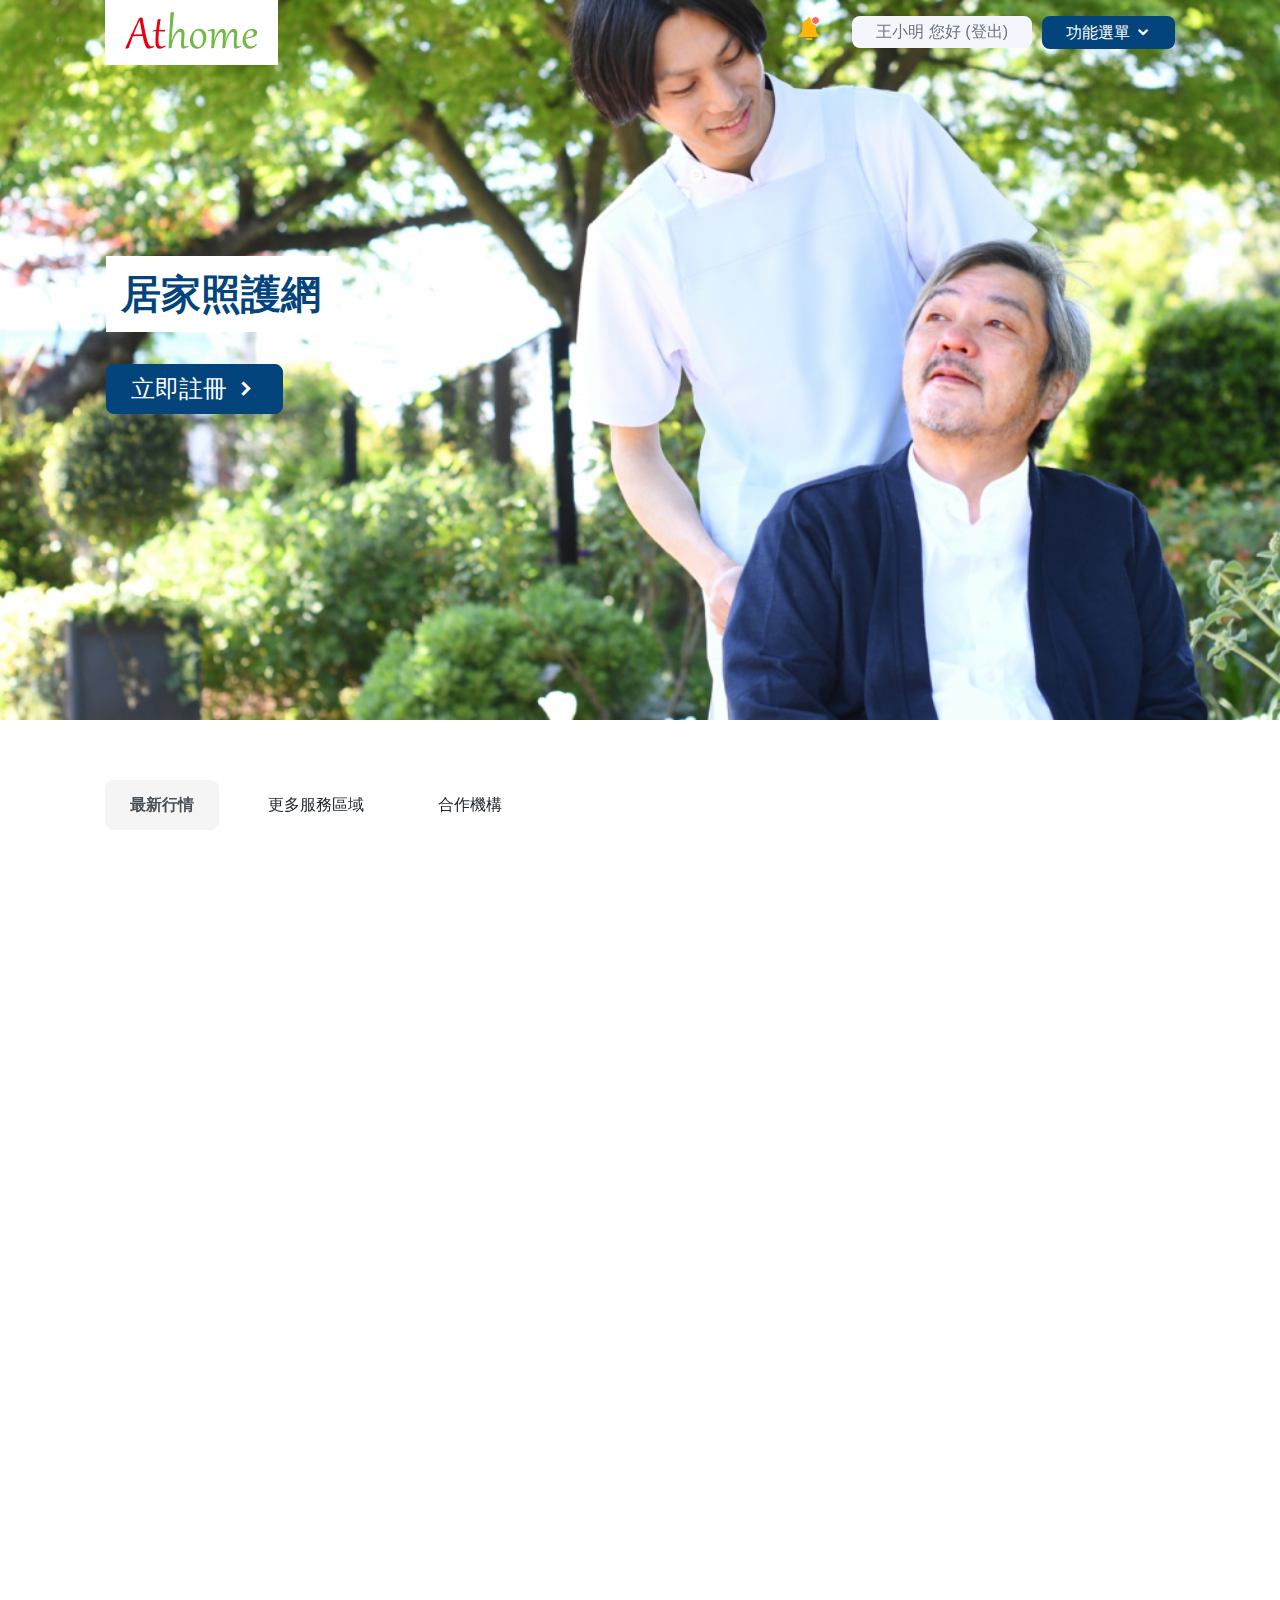
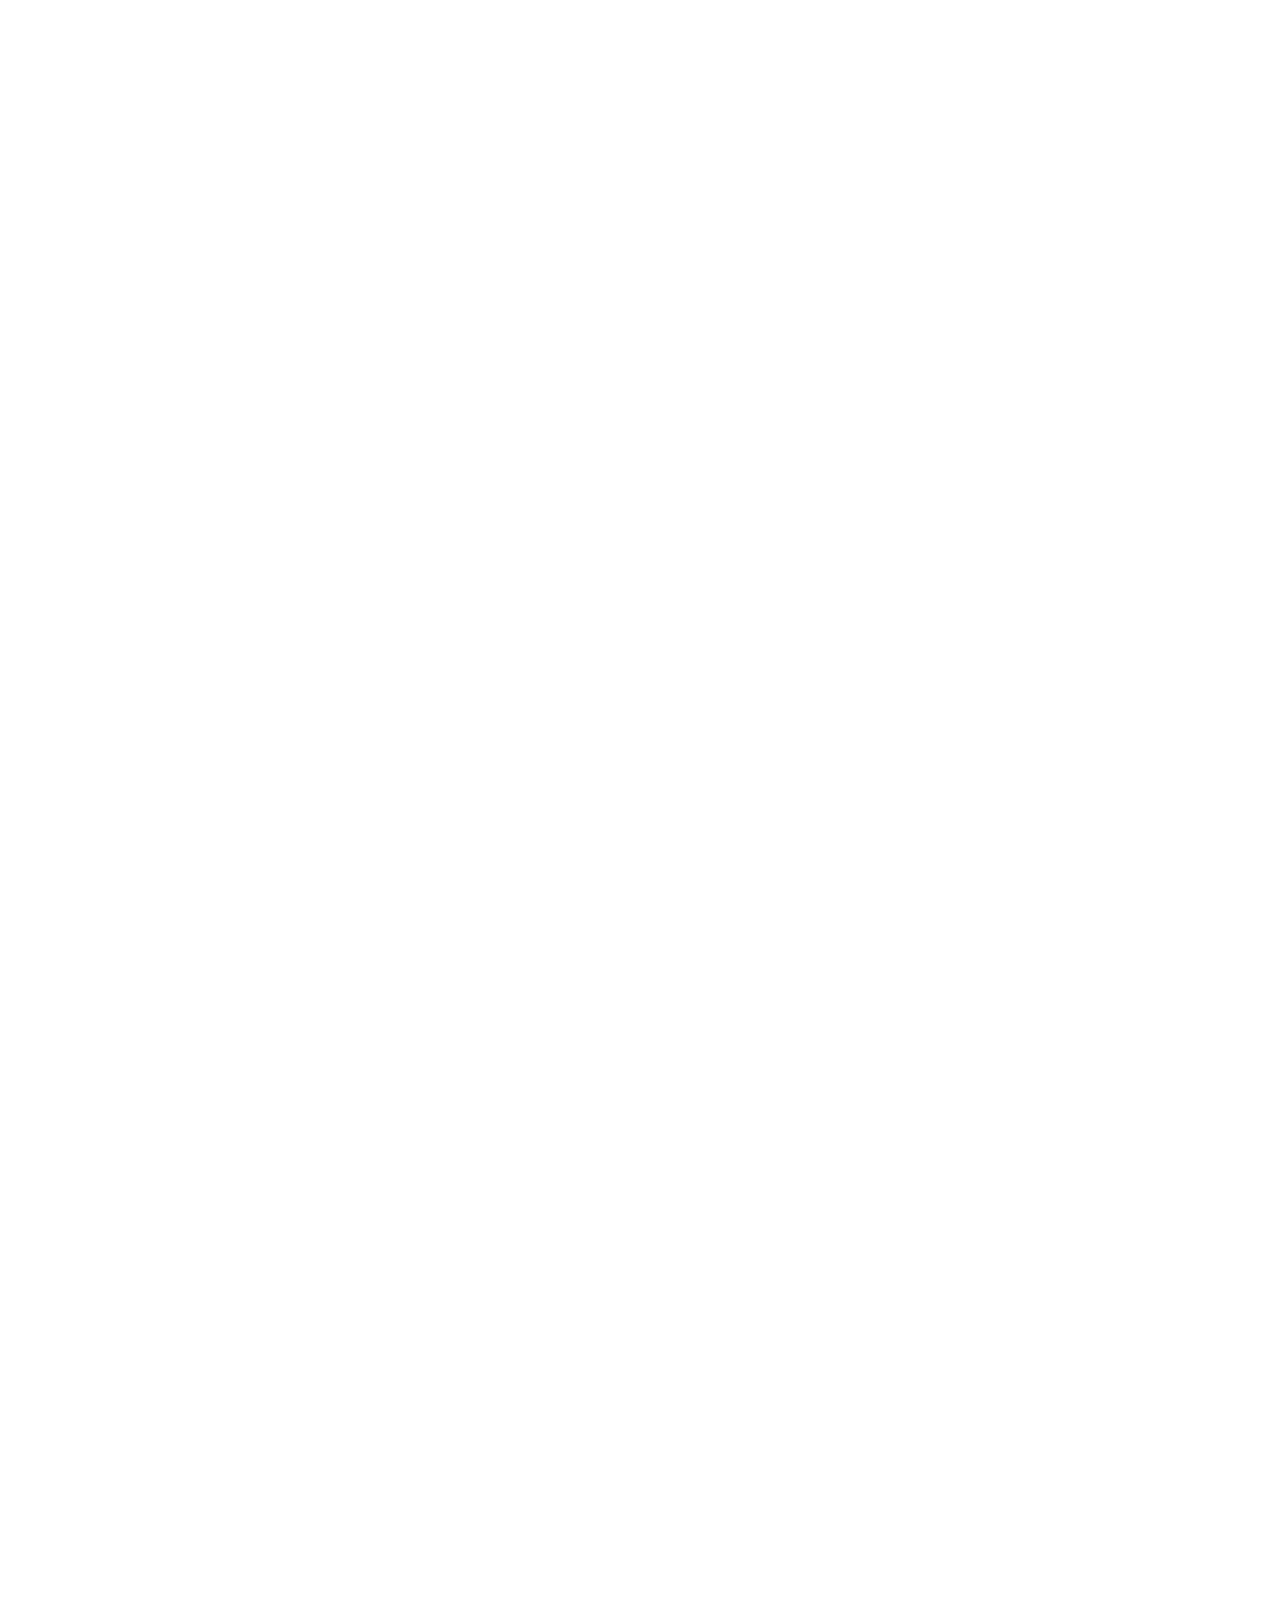
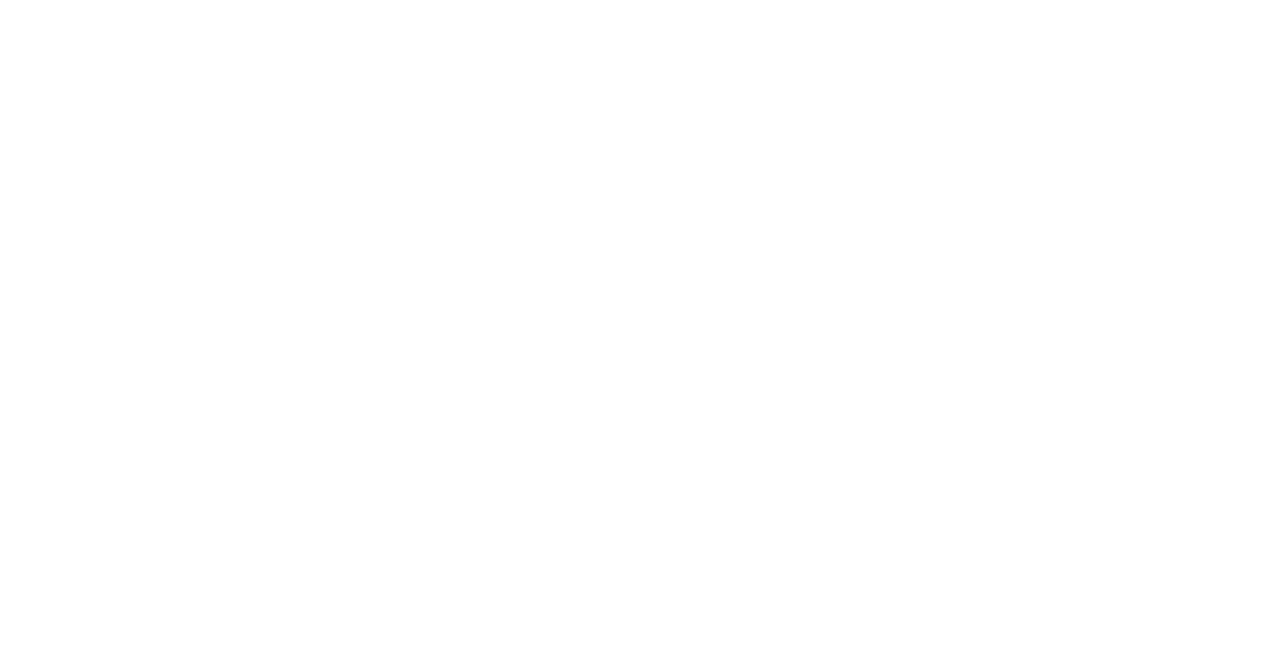
<file: index.html>
<!DOCTYPE html>
<html lang="en">

<head>
    <meta charset="utf-8">
    <meta content="width=device-width, initial-scale=1.0" name="viewport">

    <title>Athome-居家照護網</title>
    <meta content="" name="descriptison">
    <meta content="" name="keywords">

    <!-- CSS -->
    <link href="css/bootstrap.min.css" rel="stylesheet">
    <link href="css/icofont/icofont.min.css" rel="stylesheet">
    <link href="css/owl.carousel.min.css" rel="stylesheet">
    <link href="css/aos.css" rel="stylesheet">

    <link href="css/style.css" rel="stylesheet">


</head>

<body>
    <header class="fixed-top d-flex align-items-center header">
        <div class="container d-flex align-items-center">

            <div class="mr-auto logo">
                <a href="index.html"><img src="img/logo.png" class="img-fluid"></a>
            </div>

            <a href="#" class="nav-item">
                <i class="icofont-alarm"></i>
                <span class="indicator"></span>
            </a>
            <nav class="nav-menu d-none d-lg-block">
                <ul>
                    <!-- <li><a class="login-bg" href="#">登入</a></li> -->
                    <li><a class="login-bg" href="#">王小明 您好 (登出)</a></li>
                    <!-- <li><a class="register-bg" href="#">註冊</a></li> -->
                    <li class="drop-down"><a class="register-bg" href="">功能選單</a>
                        <ul>
                            <li><a href="order.html">搜尋並預約服務</a></li>
                            <li><a href="#">紀錄查詢</a></li>
                            <li><a href="#">報價櫃台</a></li>
                        </ul>
                    </li>
                </ul>
            </nav>

        </div>
    </header>

    <section class="hero">
        <div class="home">
            <div class="container">
                <div class="row">
                    <div class="flex-column ml-3 d-flex justify-content-center">
                        <h1 data-aos="fade-up">居家照護網</h1>
                        <div class="started" data-aos="fade-up" data-aos-delay="300">
                            <a href="#" class="btn-get-started">立即註冊 <i class="icofont-simple-right"></i></a>
                        </div>
                    </div>
                </div>
            </div>

        </div>
    </section>

    <section data-aos="fade-up" class="tab">
        <div class="container">
            <ul class="nav nav-tabs" id="Tab">
                <li class="nav-item">
                    <a class="nav-link active" id="home-tab" data-toggle="tab" href="#news">最新行情</a>
                </li>
                <li class="nav-item">
                    <a class="nav-link" id="profile-tab" data-toggle="tab" href="#more">更多服務區域</a>
                </li>
                <li class="nav-item">
                    <a class="nav-link" id="contact-tab" data-toggle="tab" href="#concert">合作機構</a>
                </li>
            </ul>
            <div class="tab-content" id="TabContent">
                <div class="tab-pane fade show active" id="news">
                    <div class="row">
                        <div class="mb-3 mb-lg-0 col-lg-3 col-md-4">
                            <div class="icon-box" data-aos="fade-up" data-aos-delay="100">
                                <p class="news-areaT">上週成交熱門區域：</p>
                                <h4 class="news-title">新北市新店區</h4>
                                <p class="mt-5 description">照顧服務<span class="ml-3">NTD 250/HR</span></p>
                                <p class="description">物理治療<span class="ml-3">NTD 1500/HR</span></p>
                                <p class="description">護理服務<span class="ml-3">NTD 1000/HR</span></p>
                            </div>
                        </div>

                        <div class="mb-3 mb-lg-0 col-lg-3 col-md-4">
                            <div class="icon-box" data-aos="fade-up" data-aos-delay="200">
                                <p class="news-areaT">整體成交熱門地區：</p>
                                <h4 class="news-title">台北市中正區</h4>
                                <p class="mt-5 description">照顧服務<span class="ml-3">NTD 500/HR</span></p>
                                <p class="description">物理治療<span class="ml-3">NTD 2000/HR</span></p>
                                <p class="description">護理服務<span class="ml-3">NTD 1200/HR</span></p>
                            </div>
                        </div>

                        <div class="mb-3 mb-lg-0 col-md-3 col-lg-3">
                            <div class="icon-box" data-aos="fade-up" data-aos-delay="300">
                                <p class="news-areaT">上週成交熱門服務</p>
                                <h4 class="news-title">照顧服務</h4>
                                <p><img src="img/Vector.png"></p>
                                <p class="mt-4 description">平均成交價<br><span class="time">NTD 500/HR</span></p>
                            </div>
                        </div>

                        <div class="mb-3 mb-lg-0 col-lg-3 col-md-4">
                            <div class="icon-box" data-aos="fade-up" data-aos-delay="400">
                                <p class="news-areaT">整體成交熱門服務</p>
                                <h4 class="news-title newsP">護理服務</h4>
                                <p><img src="img/Vector2.png"></p>
                                <p class="mt-4 description">平均成交價<br><span class="time">NTD 500/HR</span></p>
                            </div>
                        </div>

                    </div>

                </div>

                <div class="tab-pane fade" id="more">
                    <div class="row">
                        <div class="mb-3 mb-lg-0 col-lg-3 col-md-4">
                            <div class="icon-box">
                                <p class="moreT">照顧服務員服務地區</p>
                                <p class="mt-4 description">台北市<br>中正區/萬華區/中山區</p>
                                <p class="mt-4 description">新北市<br>新店區/中和區</p>
                            </div>
                        </div>

                        <div class="mb-3 mb-lg-0 col-lg-3 col-md-4">
                            <div class="icon-box">
                                <p class="moreT">物理治療師服務區域</p>
                                <p class="mt-4 description">台北市<br>中正區/萬華區/中山區</p>
                                <p class="mt-4 description">新北市<br>新店區/中和區</p>
                            </div>
                        </div>

                        <div class="mb-3 mb-lg-0 col-md-3 col-lg-3">
                            <div class="icon-box">
                                <p class="moreT">護理師服務區域</p>
                                <p class="mt-4 description">台北市<br>中正區/萬華區/中山區</p>
                                <p class="mt-4 description">新北市<br>新店區/永和區/中和區</p>
                            </div>
                        </div>

                    </div>
                </div>

                <div class="tab-pane fade" id="concert">...</div>

            </div>
    </section>

    <section data-aos="fade-up" class="vision">
        <div class="container">
            <div class="row align-items-center">
                <div class="pb-5 col-lg-6 d-flex align-items-stretch" data-aos="fade-up">
                    <div id="Carousel" class="carousel slide" data-ride="carousel">
                        <ol class="carousel-indicators">
                            <li data-target="#Carousel" data-slide-to="0" class="active"></li>
                            <li data-target="#Carousel" data-slide-to="1"></li>
                            <li data-target="#Carousel" data-slide-to="2"></li>
                        </ol>

                        <div class="carousel-inner">
                            <div class="carousel-item active">
                                <img class="img-fluid" src="img/Frame.png">
                            </div>
                            <div class="carousel-item">
                                <img class="img-fluid" src="img/Frame.png">
                            </div>
                            <div class="carousel-item">
                                <img class="img-fluid" src="img/Frame.png">
                            </div>
                        </div>
                    </div>
                </div>
                <div class="pt-lg-0 col-lg-6" data-aos="fade-up">
                    <h2 class="tit">願景<span class="ml-2">Vision</span></h2>
                    <p>
                        我們的目標就是以數位科技服務來創造社會價值，以建立簡單、高效、安全、信任的平台與科技服務解決方案為經營目標。
                    </p>
                </div>
            </div>
        </div>

    </section>

    <section data-aos="fade-up" class="orderStep">
        <div class="container">
            <h2 class="tit">預約流程<span>How to Reserve?</span></h2>
            <div class="mt-3 step">
                <div>註冊新帳號</div> <i class="icofont-long-arrow-right"></i>
                <div>登入網站</div> <i class="icofont-long-arrow-right"></i>
                <div>搜尋照護員</div> <i class="icofont-long-arrow-right"></i>
                <div>送出預約</div> <i class="icofont-long-arrow-right"></i>
                <div>回覆報價</div> <i class="icofont-long-arrow-right"></i>
                <div>兩小時內完成結帳</div> <i class="icofont-long-arrow-right"></i>
                <div>家人在指定時間內獲得專業照護</div>
            </div>

        </div>
    </section>

    <section data-aos="fade-up" class="orderStep lightbg">
        <div class="container">
            <h2 class="tit">照護人員工作流程<span>How to Work?</span></h2>
            <div class="mt-3 step">
                <div>註冊新帳號</div> <i class="icofont-long-arrow-right"></i>
                <div>登入為專業照護員</div> <i class="icofont-long-arrow-right"></i>
                <div>設定可照護時間及條件</div> <i class="icofont-long-arrow-right"></i>
                <div>收到預約</div> <i class="icofont-long-arrow-right"></i>
                <div>兩小時內完成報價</div> <i class="icofont-long-arrow-right"></i>
                <div>收到預約成交通知</div> <i class="icofont-long-arrow-right"></i>
                <div>在指定時間內提供照護服務</div>
            </div>

        </div>
    </section>

    <section data-aos="fade-up" class="orderStep">
        <div class="container">
            <h2 class="tit">Athome的特色<span>Athome’s Feature</span></h2>
            <div class="mt-5 row">
                <div class="col-md-6" data-aos="fade-up">
                    <div class="media">
                        <div class="media-left">
                            <div class="icon">
                                <img class="img-fluid" src="img/icon1.png">
                            </div>
                        </div>
                        <div class="media-body">
                            <h4 class="media-heading">雲端支持夥伴</h4>
                            <p>本網站採用符合美國國務院5G Clean Network乾淨網路標準的中華電信雲端服務，並搭配最高安全等級 TLS加密機制，以確保用戶的網路雲端資料不受到惡意侵害。</p>
                        </div>
                    </div>
                </div>
                <div class="col-md-6" data-aos="fade-up">
                    <div class="media">
                        <div class="media-left">
                            <div class="icon">
                                <img class="img-fluid" src="img/icon2.png">
                            </div>
                        </div>
                        <div class="media-body">
                            <h4 class="media-heading">用戶線上註冊</h4>
                            <p>會員及台籍居家鐘點照護人員提供手機號碼及E-MAIL帳戶等資料向本平台提出申請成為用戶</p>
                        </div>
                    </div>
                </div>
                <div class="col-md-6" data-aos="fade-up">
                    <div class="media">
                        <div class="media-left">
                            <div class="icon">
                                <img class="img-fluid" src="img/icon3.png">
                            </div>
                        </div>
                        <div class="media-body">
                            <h4 class="media-heading">全方位搜尋</h4>
                            <p>會員註冊後，可使用搜尋及預約功能，依被照顧人的需求來搜尋適合的台籍居家鐘點照護人員並對單一人員送出預約。</p>
                        </div>
                    </div>
                </div>
                <div class="col-md-6" data-aos="fade-up">
                    <div class="media">
                        <div class="media-left">
                            <div class="icon">
                                <img class="img-fluid" src="img/icon4.png">
                            </div>
                        </div>
                        <div class="media-body">
                            <h4 class="media-heading">對話來交換意見</h4>
                            <p>會員搜尋到成交單服務結束，這段期間，會員與人員都可以透過平台的對話功能來交換意見。</p>
                        </div>
                    </div>
                </div>
                <div class="col-md-6" data-aos="fade-up">
                    <div class="media">
                        <div class="media-left">
                            <div class="icon">
                                <img class="img-fluid" src="img/icon5.png">
                            </div>
                        </div>
                        <div class="media-body">
                            <h4 class="media-heading">由照護人員自行報價</h4>
                            <p>人員被預約時，先自行評估預約單之車程及被照顧人照顧難易度及預約時段及預約時數等因素後，再送出每趟交通費報價及平均每小時報價。</p>
                        </div>
                    </div>
                </div>
                <div class="col-md-6" data-aos="fade-up">
                    <div class="media">
                        <div class="media-left">
                            <div class="icon">
                                <img class="img-fluid" src="img/icon6.png">
                            </div>
                        </div>
                        <div class="media-body">
                            <h4 class="media-heading">同意報價後再支付</h4>
                            <p>會員同意報價後可以選擇信用卡或網路銀 行轉帳等線上支付方式</p>
                        </div>
                    </div>
                </div>
                <div class="col-md-6" data-aos="fade-up">
                    <div class="media">
                        <div class="media-left">
                            <div class="icon">
                                <img class="img-fluid" src="img/icon7.png">
                            </div>
                        </div>
                        <div class="media-body">
                            <h4 class="media-heading">現場身分驗證</h4>
                            <p>會員與人員初次見面時，人員須向會員出示身份證明 文件及專業證照，會員須向人員出示會員及被照顧人 身份證明文件，驗證過程中均由會員與人員雙方自行
                                評估及判斷，以確保會員、被照顧人及人員三方身份 及被照顧人狀況，確實與成交單上所載資料吻合。</p>
                        </div>
                    </div>
                </div>
                <div class="col-md-6" data-aos="fade-up">
                    <div class="media">
                        <div class="media-left">
                            <div class="icon">
                                <img class="img-fluid" src="img/icon8.png">
                            </div>
                        </div>
                        <div class="media-body">
                            <h4 class="media-heading">智慧型手機簽到退系統</h4>
                            <p>平台提供手機簽到退功能，讓人員在符合成交單時間的狀態下，可以持手機打卡進行簽到及簽退，會員與人員雙方都可以查看簽到退記錄。</p>
                        </div>
                    </div>
                </div>
            </div>

        </div>
    </section>

    <footer class="footer" data-aos="fade-up">
        <div class="container">
            <div class="row">
                <div class="text-lg-left text-center col-lg-8">
                    <img class="img-fluid" src="img/logo.png">
                </div>
                <div class="ml-lg-0 ml-4 col-lg-4">
                    <nav class="px-3 pt-lg-0">
                        <ul>
                            <li><a href="#">COVID-19防疫指引</a></li>
                            <li><a href="#">現場身分驗證指引</a></li>
                            <li><a href="#">安養信託廣告專區</a></li>
                        </ul>
                    </nav>
                    <nav class="px-3 pt-lg-0">
                        <ul>
                            <li><a href="#">網站利用條款</a></li>
                            <li><a href="#">隱私政策</a></li>
                            <li><a href="#">聯絡我們</a></li>
                        </ul>
                    </nav>
                </div>
                <div class="mt-3 text-lg-left text-center ml-lg-0 ml-3 col-lg-8 d-flex align-items-start">
                    <img class="img-fluid" src="img/SSLSeal.png">
                    <div class="text-center ml-4">
                        <img class="img-fluid" src="img/iOS1.png">
                        <p class="mt-1 textS">愛在家Android APP</p>
                    </div>
                    <div class="text-center ml-4">
                        <img class="img-fluid" src="img/app-LOGO.png">
                        <p class="mt-1 textS">快速連結Athome</p>
                    </div>
                </div>
            </div>
            <div class="mt-5 text-center"><small>COPYRIGHT 2021© Athome版權所有</small> </div>
        </div>
    </footer>

    <!-- JS Files -->
    <script src="js/jquery.min.js"></script>
    <script src="js/bootstrap.bundle.min.js"></script>
    <script src="js/jquery.waypoints.min.js"></script>
    <script src="js/counterup.min.js"></script>
    <script src="js/owl.carousel.min.js"></script>
    <script src="js/aos.js"></script>

    <script src="js/main.js"></script>
</body>
</file>
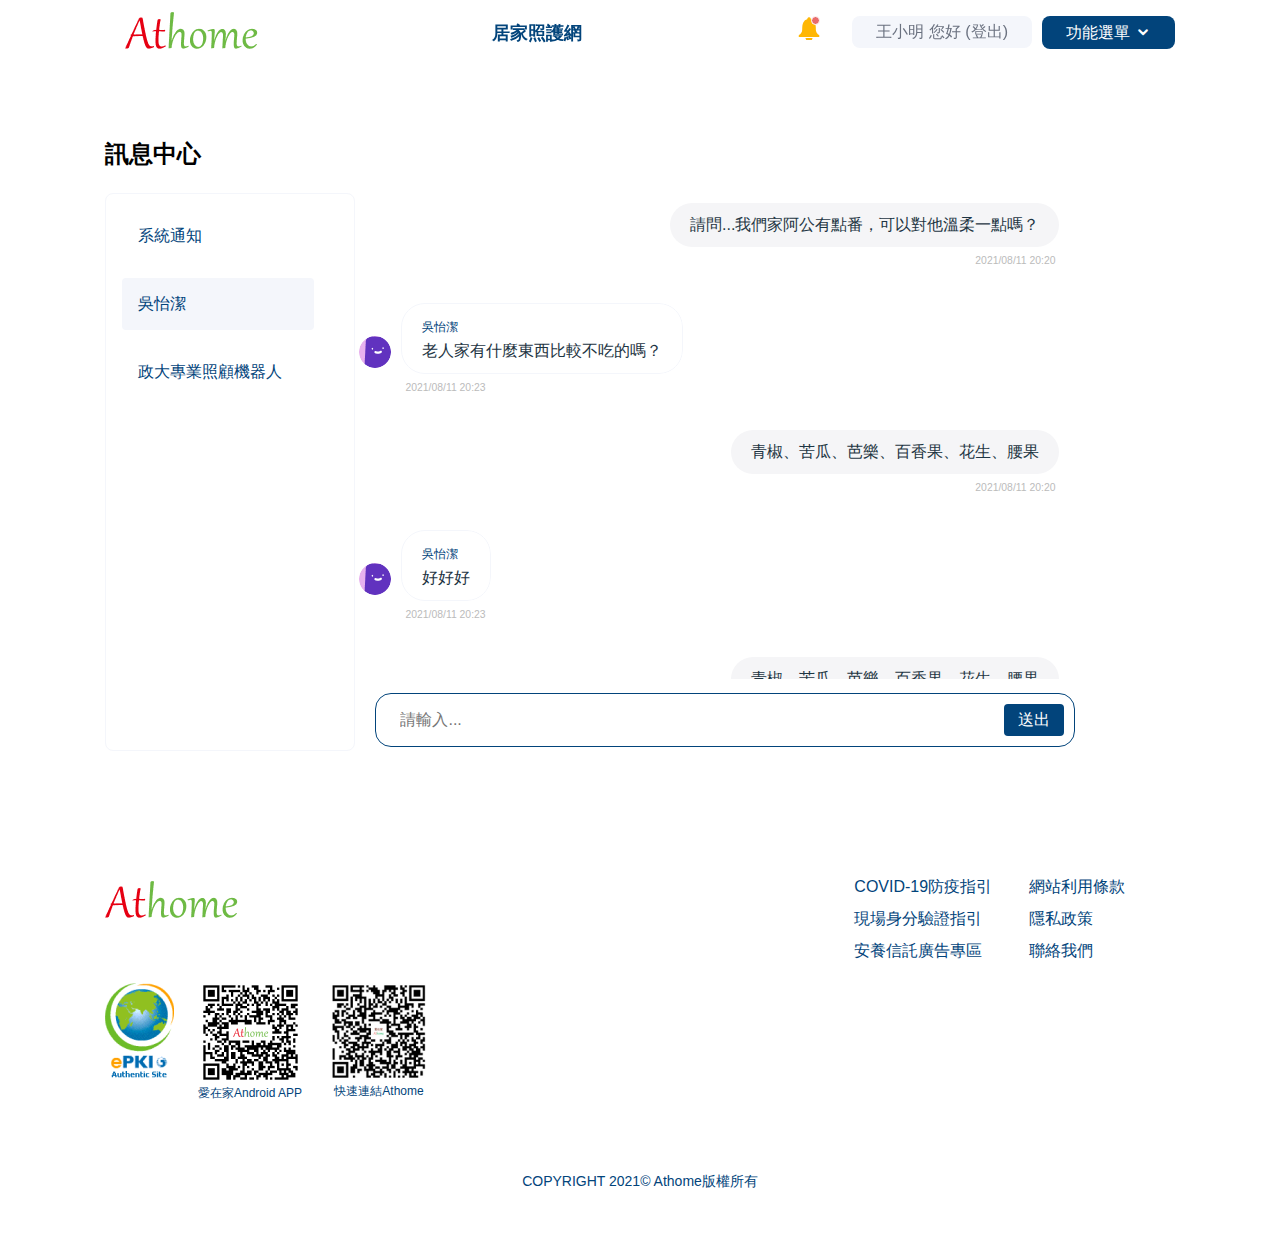
<file: chat.html>
<!DOCTYPE html>
<html lang="en">

<head>
    <meta charset="utf-8">
    <meta content="width=device-width, initial-scale=1.0" name="viewport">

    <title>Athome-居家照護網</title>
    <meta content="" name="descriptison">
    <meta content="" name="keywords">

    <!-- CSS -->
    <link href="css/bootstrap.min.css" rel="stylesheet">
    <link href="css/icofont/icofont.min.css" rel="stylesheet">
    <link href="css/owl.carousel.min.css" rel="stylesheet">
    <link href="css/aos.css" rel="stylesheet">

    <link href="css/style.css" rel="stylesheet">


</head>

<body>
    <header class="fixed-top d-flex align-items-center header">
        <div class="container d-flex align-items-center">

            <div class="logo">
                <a href="index.html"><img src="img/logo.png" class="img-fluid"></a>
            </div>
            <div class="topTit">居家照護網</div>

            <a href="#" class="nav-item">
                <i class="icofont-alarm"></i>
                <span class="indicator"></span>
            </a>
            <nav class="nav-menu d-none d-lg-block">
                <ul>
                    <!-- <li><a class="login-bg" href="#">登入</a></li> -->
                    <li><a class="login-bg" href="#">王小明 您好 (登出)</a></li>
                    <!-- <li><a class="register-bg" href="#">註冊</a></li> -->
                    <li class="drop-down"><a class="register-bg" href="">功能選單</a>
                        <ul>
                            <li><a href="#">搜尋並預約服務</a></li>
                            <li><a href="#">紀錄查詢</a></li>
                            <li><a href="#">報價櫃台</a></li>
                        </ul>
                    </li>
                </ul>
            </nav>
        </div>
    </header>

    <section class="notice">
        <div class="container">
            <h2 class="maintit">訊息中心</h2>
            <div class="mt-3 nav-side-menu">
                <div class="toggle-btn" data-toggle="collapse" data-target="#menu-content">所有聯絡人</div>
                <div class="menu-list">
                    <ul id="menu-content" class="menu-content collapse out">
                        <li><a href="#">系統通知</a></li>
                        <li class="active"><a href="#">吳怡潔</a></li>
                        <li><a href="#">政大專業照顧機器人</a></li>
                    </ul>
                </div>
            </div>

            <div class="p-content mt-3">
                <div class="chatlist dark">
                    <div class='chat-wrapper'>
                        <div class='chat-message'>

                            <div class='chat-message chat-message-sender'>
                                <div class='chat-message-wrapper'>
                                    <div class='chat-message-content'>
                                        <p>請問...我們家阿公有點番，可以對他溫柔一點嗎？</p>
                                    </div>

                                    <div class='text-right chat-details'>
                                        <span class='font-size-small'>2021/08/11 20:20</span>
                                    </div>
                                </div>
                            </div>

                            <div class='chat-message chat-message-recipient'>
                                <img class='chat-image chat-image-default' src='img/photo.png' />

                                <div class='chat-message-wrapper'>
                                    <div class='chat-message-content'>
                                        <p>
                                            <span>吳怡潔</span><br>
                                            老人家有什麼東西比較不吃的嗎？
                                        </p>
                                    </div>

                                    <div class='chat-details'>
                                        <span class='font-size-small'>2021/08/11 20:23</span>
                                    </div>
                                </div>
                            </div>

                            <div class='chat-message chat-message-sender'>
                                <div class='chat-message-wrapper'>
                                    <div class='chat-message-content'>
                                        <p>青椒、苦瓜、芭樂、百香果、花生、腰果</p>
                                    </div>

                                    <div class='text-right chat-details'>
                                        <span class='font-size-small'>2021/08/11 20:20</span>
                                    </div>
                                </div>
                            </div>

                            <div class='chat-message chat-message-recipient'>
                                <img class='chat-image chat-image-default' src='img/photo.png' />

                                <div class='chat-message-wrapper'>
                                    <div class='chat-message-content'>
                                        <p>
                                            <span>吳怡潔</span><br>
                                            好好好
                                        </p>
                                    </div>

                                    <div class='chat-details'>
                                        <span class='font-size-small'>2021/08/11 20:23</span>
                                    </div>
                                </div>
                            </div>

                            <div class='chat-message chat-message-sender'>
                                <div class='chat-message-wrapper'>
                                    <div class='chat-message-content'>
                                        <p>青椒、苦瓜、芭樂、百香果、花生、腰果</p>
                                    </div>

                                    <div class='text-right chat-details'>
                                        <span class='font-size-small'>2021/08/11 20:20</span>
                                    </div>
                                </div>
                            </div>

                            <div class='chat-message chat-message-recipient'>
                                <img class='chat-image chat-image-default' src='img/photo.png' />

                                <div class='chat-message-wrapper'>
                                    <div class='chat-message-content'>
                                        <p>
                                            <span>吳怡潔</span><br>
                                            好好好
                                        </p>
                                    </div>

                                    <div class='chat-details'>
                                        <span class='font-size-small'>2021/08/11 20:23</span>
                                    </div>
                                </div>
                            </div>

                        </div>
                    </div>
                </div>
                <div class="ml-lg-3 msger-inputarea">
                    <input type="text" class="msger-input" placeholder="請輸入...">
                    <button type="submit" class="btn btn_b">送出</button>
                </div>
            </div>
        </div>
    </section>


    <footer class="footer">
        <div class="container">
            <div class="row">
                <div class="text-lg-left text-center col-lg-8">
                    <img class="img-fluid" src="img/logo.png">
                </div>
                <div class="ml-lg-0 ml-4 col-lg-4">
                    <nav class="px-3 pt-lg-0">
                        <ul>
                            <li><a href="#">COVID-19防疫指引</a></li>
                            <li><a href="#">現場身分驗證指引</a></li>
                            <li><a href="#">安養信託廣告專區</a></li>
                        </ul>
                    </nav>
                    <nav class="px-3 pt-lg-0">
                        <ul>
                            <li><a href="#">網站利用條款</a></li>
                            <li><a href="#">隱私政策</a></li>
                            <li><a href="#">聯絡我們</a></li>
                        </ul>
                    </nav>
                </div>
                <div class="mt-3 text-lg-left text-center ml-lg-0 ml-3 col-lg-8 d-flex align-items-start">
                    <img class="img-fluid" src="img/SSLSeal.png">
                    <div class="text-center ml-4">
                        <img class="img-fluid" src="img/iOS1.png">
                        <p class="mt-1 textS">愛在家Android APP</p>
                    </div>
                    <div class="text-center ml-4">
                        <img class="img-fluid" src="img/app-LOGO.png">
                        <p class="mt-1 textS">快速連結Athome</p>
                    </div>
                </div>
            </div>
            <div class="mt-5 text-center"><small>COPYRIGHT 2021© Athome版權所有</small> </div>
        </div>
    </footer>

    <!-- JS Files -->
    <script src="js/jquery.min.js"></script>
    <script src="js/bootstrap.bundle.min.js"></script>
    <script src="js/jquery.waypoints.min.js"></script>
    <script src="js/counterup.min.js"></script>
    <script src="js/owl.carousel.min.js"></script>
    <script src="js/aos.js"></script>

    <script src="js/main.js"></script>
</body>
</file>
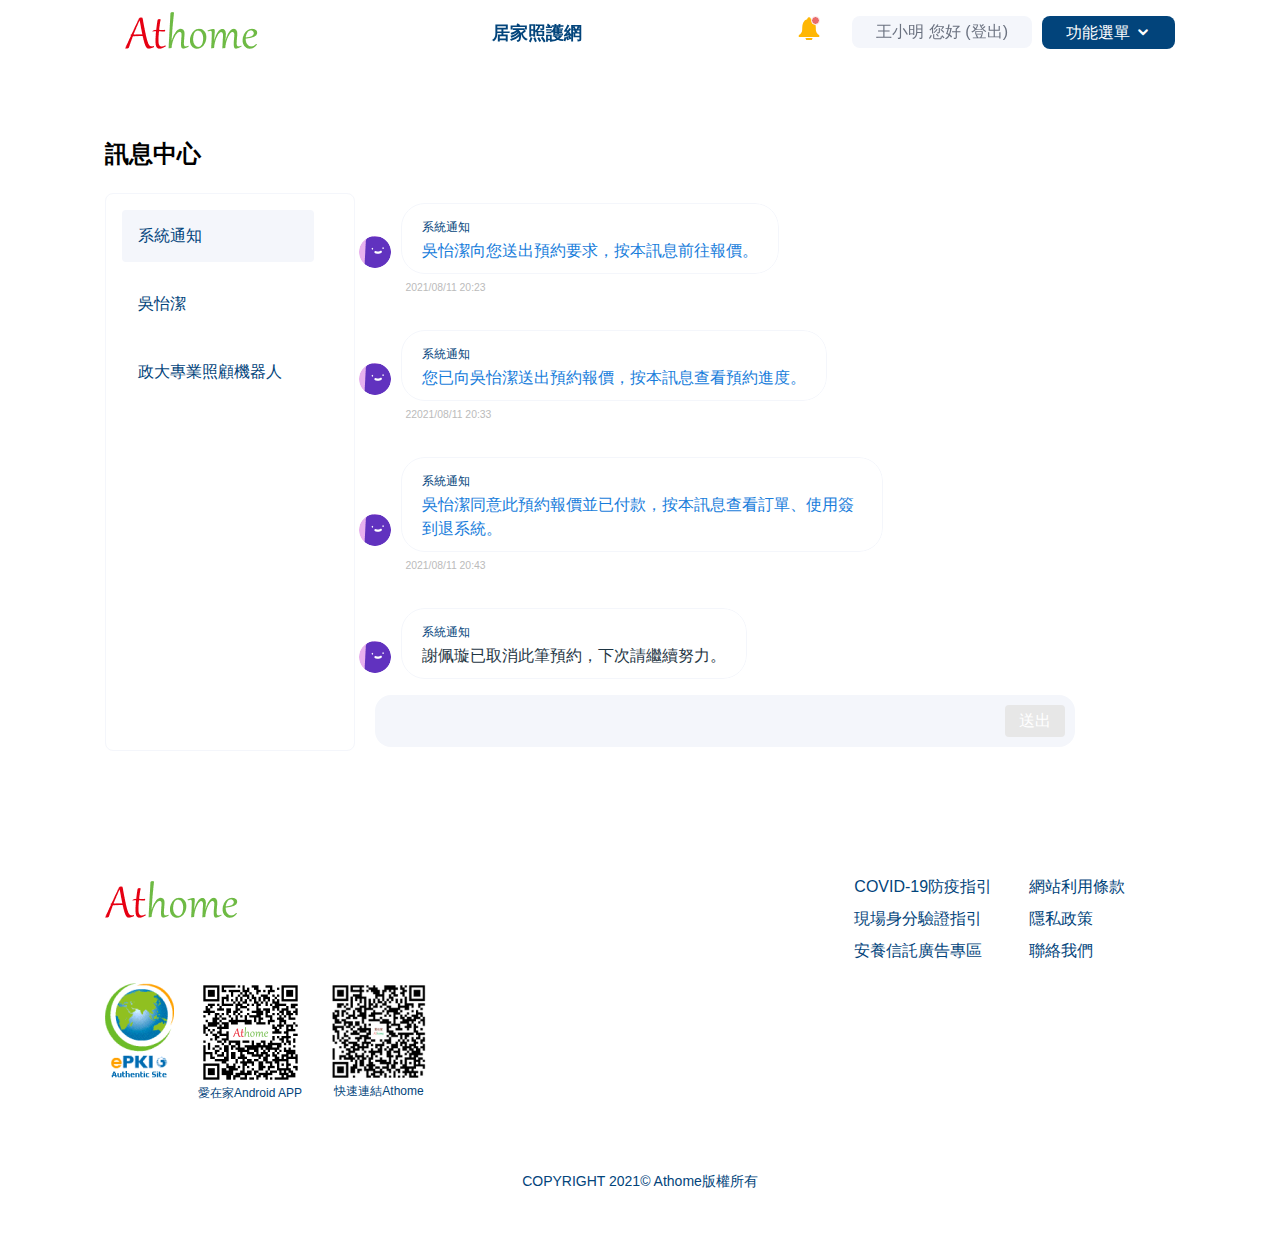
<file: notice.html>
<!DOCTYPE html>
<html lang="en">

<head>
    <meta charset="utf-8">
    <meta content="width=device-width, initial-scale=1.0" name="viewport">

    <title>Athome-居家照護網</title>
    <meta content="" name="descriptison">
    <meta content="" name="keywords">

    <!-- CSS -->
    <link href="css/bootstrap.min.css" rel="stylesheet">
    <link href="css/icofont/icofont.min.css" rel="stylesheet">
    <link href="css/owl.carousel.min.css" rel="stylesheet">
    <link href="css/aos.css" rel="stylesheet">

    <link href="css/style.css" rel="stylesheet">


</head>

<body>
    <header class="fixed-top d-flex align-items-center header">
        <div class="container d-flex align-items-center">

            <div class="logo">
                <a href="index.html"><img src="img/logo.png" class="img-fluid"></a>
            </div>
            <div class="topTit">居家照護網</div>

            <a href="#" class="nav-item">
                <i class="icofont-alarm"></i>
                <span class="indicator"></span>
            </a>
            <nav class="nav-menu d-none d-lg-block">
                <ul>
                    <!-- <li><a class="login-bg" href="#">登入</a></li> -->
                    <li><a class="login-bg" href="#">王小明 您好 (登出)</a></li>
                    <!-- <li><a class="register-bg" href="#">註冊</a></li> -->
                    <li class="drop-down"><a class="register-bg" href="">功能選單</a>
                        <ul>
                            <li><a href="#">搜尋並預約服務</a></li>
                            <li><a href="#">紀錄查詢</a></li>
                            <li><a href="#">報價櫃台</a></li>
                        </ul>
                    </li>
                </ul>
            </nav>
        </div>
    </header>

    <section class="notice">
        <div class="container">
            <h2 class="maintit">訊息中心</h2>
            <div class="mt-3 nav-side-menu">
                <div class="toggle-btn" data-toggle="collapse" data-target="#menu-content">所有聯絡人</div>
                <div class="menu-list">
                    <ul id="menu-content" class="menu-content collapse out">
                        <li class="active"><a href="#">系統通知</a></li>
                        <li> <a href="#">吳怡潔</a></li>
                        <li> <a href="#">政大專業照顧機器人</a></li>
                    </ul>
                </div>
            </div>

            <div class="p-content mt-3">
                <div class="chatlist dark">
                    <div class='chat-wrapper'>
                        <div class='chat-message'>

                            <div class='chat-message chat-message-recipient'>
                                <img class='chat-image chat-image-default' src='img/photo.png' />

                                <div class='chat-message-wrapper'>
                                    <div class='chat-message-content'>
                                        <p>
                                            <span>系統通知</span><br>
                                            <a href="#">吳怡潔向您送出預約要求，按本訊息前往報價。</a>
                                        </p>
                                    </div>

                                    <div class='chat-details'>
                                        <span class='font-size-small'>2021/08/11 20:23</span>
                                    </div>
                                </div>
                            </div>

                            <div class='chat-message chat-message-recipient'>
                                <img class='chat-image chat-image-default' src='img/photo.png' />

                                <div class='chat-message-wrapper'>
                                    <div class='chat-message-content'>
                                        <p>
                                            <span>系統通知</span><br>
                                            <a href="#">您已向吳怡潔送出預約報價，按本訊息查看預約進度。</a>
                                        </p>
                                    </div>

                                    <div class='chat-details'>
                                        <span class='font-size-small'>22021/08/11 20:33</span>
                                    </div>
                                </div>
                            </div>

                            <div class='chat-message chat-message-recipient'>
                                <img class='chat-image chat-image-default' src='img/photo.png' />

                                <div class='chat-message-wrapper'>
                                    <div class='chat-message-content'>
                                        <p>
                                            <span>系統通知</span><br>
                                            <a href="#">吳怡潔同意此預約報價並已付款，按本訊息查看訂單、使用簽到退系統。</a>
                                        </p>
                                    </div>

                                    <div class='chat-details'>
                                        <span class='font-size-small'>2021/08/11 20:43</span>
                                    </div>
                                </div>
                            </div>

                            <div class='chat-message chat-message-recipient'>
                                <img class='chat-image chat-image-default' src='img/photo.png' />

                                <div class='chat-message-wrapper'>
                                    <div class='chat-message-content'>
                                        <p>
                                            <span>系統通知</span><br>
                                            謝佩璇已取消此筆預約，下次請繼續努力。
                                        </p>
                                    </div>

                                    <div class='chat-details'>
                                        <span class='font-size-small'>2021/08/11 20:53</span>
                                    </div>
                                </div>
                            </div>

                        </div>
                    </div>
                </div>

                <div class="ml-lg-3 msger-inputarea msger-dis">
                    <input type="text" class="msger-input msger-dis" disabled>
                    <button type="submit" class="btn dis">送出</button>
                </div>
            </div>
        </div>
    </section>


    <footer class="footer">
        <div class="container">
            <div class="row">
                <div class="text-lg-left text-center col-lg-8">
                    <img class="img-fluid" src="img/logo.png">
                </div>
                <div class="ml-lg-0 ml-4 col-lg-4">
                    <nav class="px-3 pt-lg-0">
                        <ul>
                            <li><a href="#">COVID-19防疫指引</a></li>
                            <li><a href="#">現場身分驗證指引</a></li>
                            <li><a href="#">安養信託廣告專區</a></li>
                        </ul>
                    </nav>
                    <nav class="px-3 pt-lg-0">
                        <ul>
                            <li><a href="#">網站利用條款</a></li>
                            <li><a href="#">隱私政策</a></li>
                            <li><a href="#">聯絡我們</a></li>
                        </ul>
                    </nav>
                </div>
                <div class="mt-3 text-lg-left text-center ml-lg-0 ml-3 col-lg-8 d-flex align-items-start">
                    <img class="img-fluid" src="img/SSLSeal.png">
                    <div class="text-center ml-4">
                        <img class="img-fluid" src="img/iOS1.png">
                        <p class="mt-1 textS">愛在家Android APP</p>
                    </div>
                    <div class="text-center ml-4">
                        <img class="img-fluid" src="img/app-LOGO.png">
                        <p class="mt-1 textS">快速連結Athome</p>
                    </div>
                </div>
            </div>
            <div class="mt-5 text-center"><small>COPYRIGHT 2021© Athome版權所有</small> </div>
        </div>
    </footer>

    <!-- JS Files -->
    <script src="js/jquery.min.js"></script>
    <script src="js/bootstrap.bundle.min.js"></script>
    <script src="js/jquery.waypoints.min.js"></script>
    <script src="js/counterup.min.js"></script>
    <script src="js/owl.carousel.min.js"></script>
    <script src="js/aos.js"></script>

    <script src="js/main.js"></script>
</body>
</file>
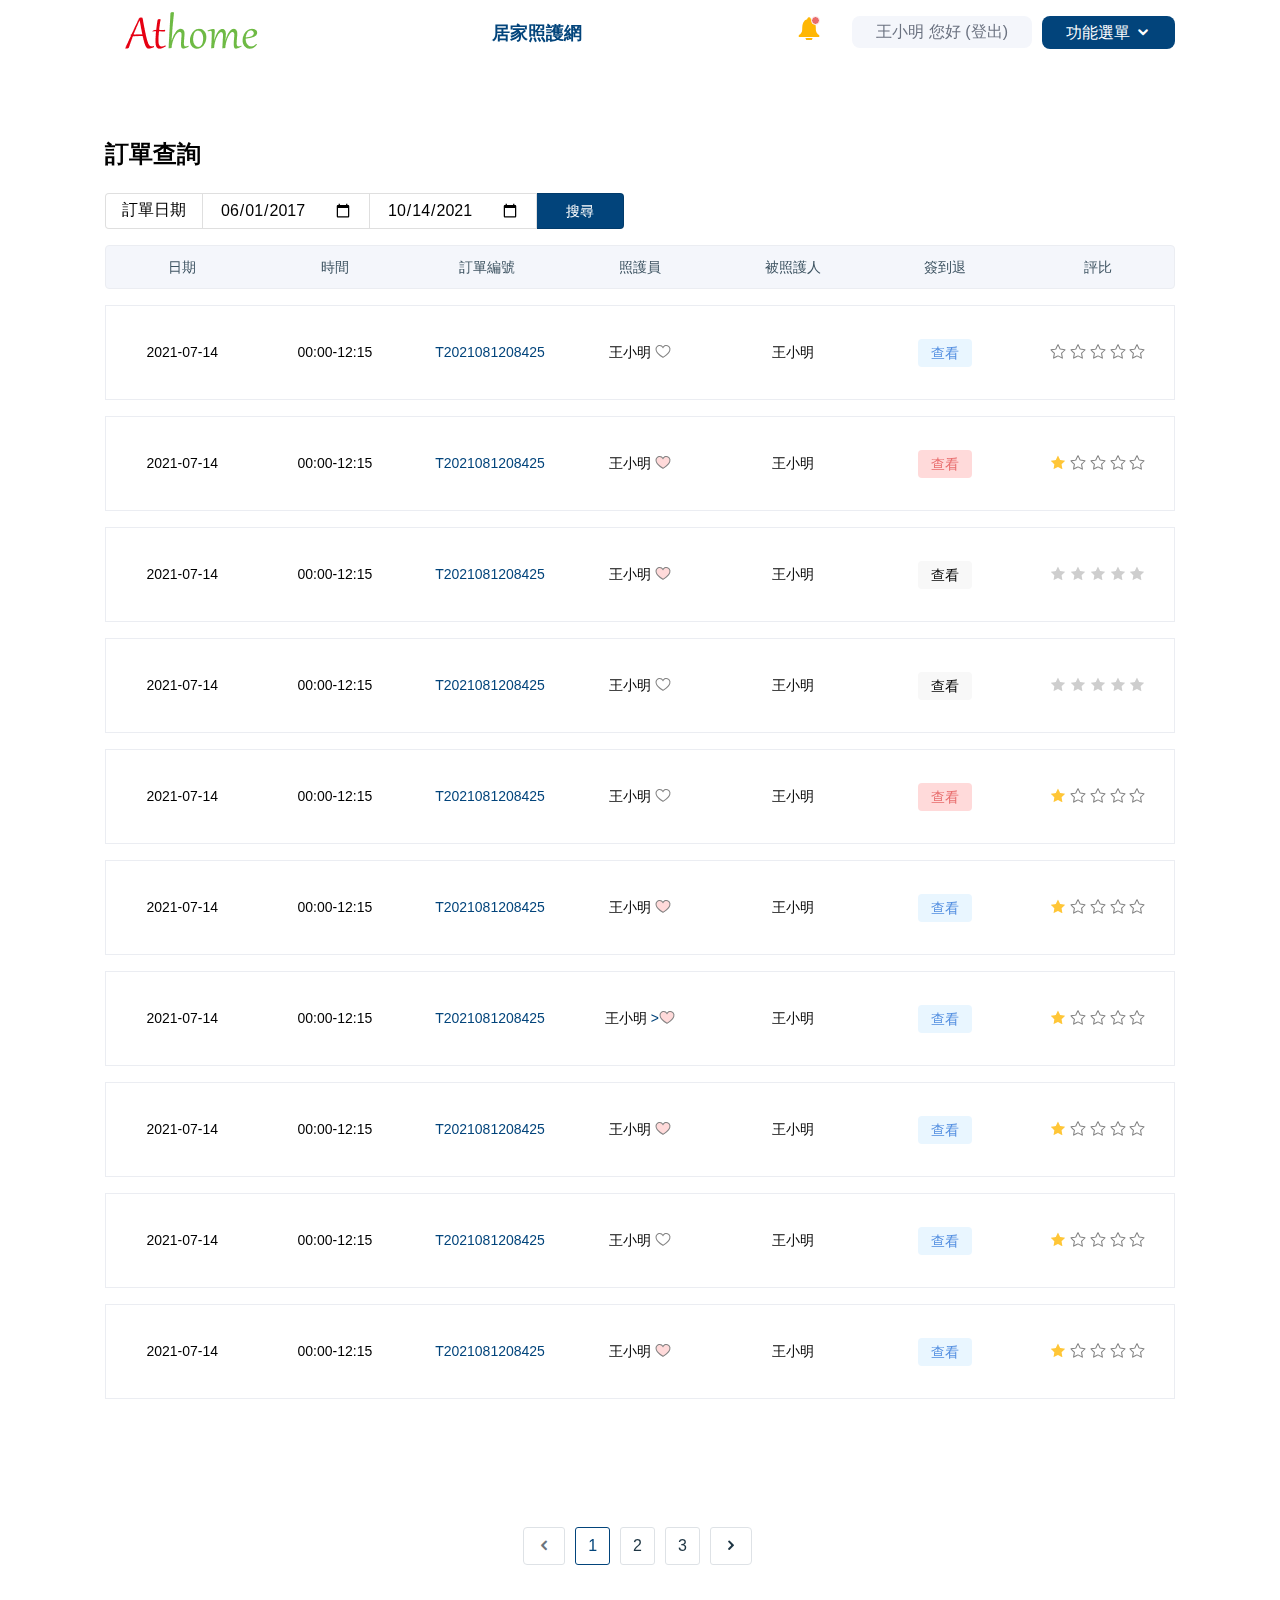
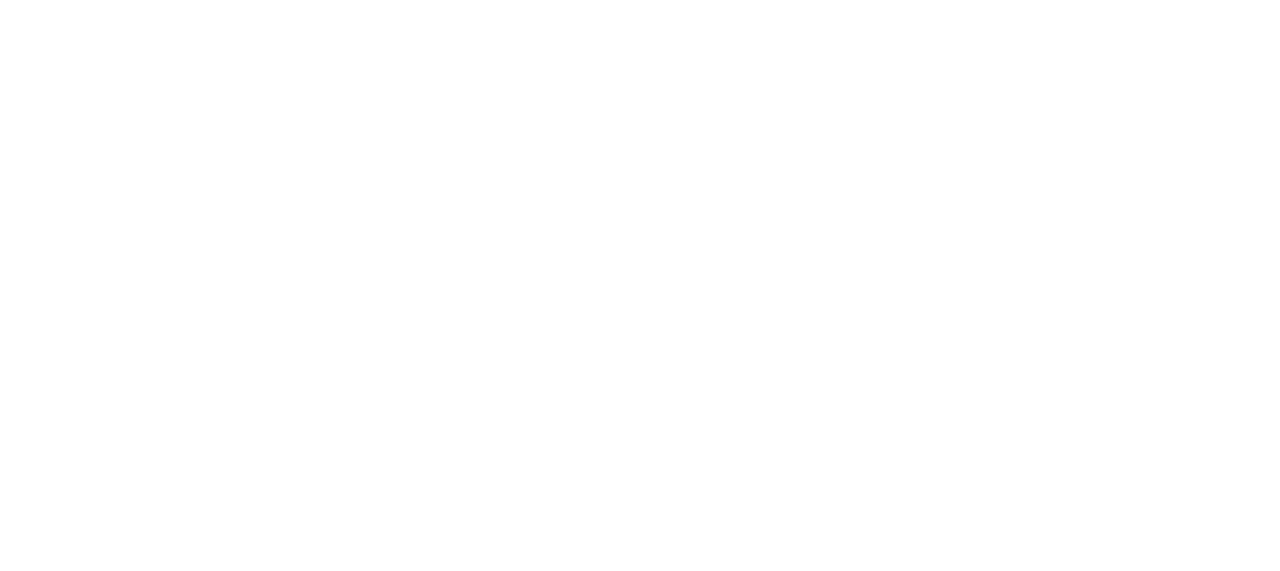
<file: order.html>
<!DOCTYPE html>
<html lang="en">

<head>
    <meta charset="utf-8">
    <meta content="width=device-width, initial-scale=1.0" name="viewport">

    <title>Athome-居家照護網</title>
    <meta content="" name="descriptison">
    <meta content="" name="keywords">

    <!-- CSS -->
    <link href="css/bootstrap.min.css" rel="stylesheet">
    <link href="css/icofont/icofont.min.css" rel="stylesheet">
    <link href="css/owl.carousel.min.css" rel="stylesheet">
    <link href="css/aos.css" rel="stylesheet">

    <link href="css/style.css" rel="stylesheet">


</head>

<body>
    <header class="fixed-top d-flex align-items-center header">
        <div class="container d-flex align-items-center">

            <div class="logo">
                <a href="index.html"><img src="img/logo.png" class="img-fluid"></a>
            </div>
            <div class="topTit">居家照護網</div>

            <a href="#" class="nav-item">
                <i class="icofont-alarm"></i>
                <span class="indicator"></span>
            </a>
            <nav class="nav-menu d-none d-lg-block">
                <ul>
                    <!-- <li><a class="login-bg" href="#">登入</a></li> -->
                    <li><a class="login-bg" href="#">王小明 您好 (登出)</a></li>
                    <!-- <li><a class="register-bg" href="#">註冊</a></li> -->
                    <li class="drop-down"><a class="register-bg" href="">功能選單</a>
                        <ul>
                            <li><a href="#">搜尋並預約服務</a></li>
                            <li><a href="#">紀錄查詢</a></li>
                            <li><a href="#">報價櫃台</a></li>
                        </ul>
                    </li>
                </ul>
            </nav>
        </div>
    </header>

    <section data-aos="fade-up" class="order">
        <div class="container">
            <h2 class="mb-4 maintit">訂單查詢</h2>
            <div class="date1">訂單日期</div>
            <div class="list-group list-group-horizontal text-center">
                <li class="list-group-item date">訂單日期</li>
                <li class="list-group-item">
                    <input type="date" value="2017-06-01">
                </li>
                <li class="list-group-item">
                    <input type="date" value="2021-10-14">
                </li>
                <li class="list-group-item list-group-item-primary">
                    <button type="button" class="btn">搜尋</button>
                </li>
            </div>

            <div class="order mt-3">
                <div class="thead">
                    <div class="box">
                        <div class="th">日期</div>
                        <div class="th">時間</div>
                        <div class="th">訂單編號</div>
                        <div class="th">照護員</div>
                        <div class="th">被照護人</div>
                        <div class="th">簽到退</div>
                        <div class="th">評比</div>
                    </div>
                </div>
                <div class="tbody">
                    <div class="box">
                        <div class="td" data-mtit="日　　期"> 2021-07-14</div>
                        <div class="td" data-mtit="時　　間"> 00:00-12:15</div>
                        <div class="td" data-mtit="訂單編號"> <a href="#">T2021081208425</a></div>
                        <div class="td" data-mtit="照護員"> 王小明 <a href="#"><i class="stroke icofont-heart"></i></a></div>
                        <div class="td" data-mtit="被照護人"> 王小明</div>
                        <div class="td" data-mtit="簽到退">
                            <a class="btn btnB" href="#">查看</a>
                        </div>
                        <div class="td" data-mtit="評　　比">
                            <a href="#"><i class="stroke icofont-star"></i></a>
                            <a href="#"><i class="stroke icofont-star"></i></a>
                            <a href="#"><i class="stroke icofont-star"></i></a>
                            <a href="#"><i class="stroke icofont-star"></i></a>
                            <a href="#"><i class="stroke icofont-star"></i></a>
                        </div>
                    </div>
                </div>

                <div class="tbody">
                    <div class="box">
                        <div class="td" data-mtit="日　　期"> 2021-07-14</div>
                        <div class="td" data-mtit="時　　間"> 00:00-12:15</div>
                        <div class="td" data-mtit="訂單編號"> <a href="#">T2021081208425</a></div>
                        <div class="td" data-mtit="照護員"> 王小明 <a href="#"><i class="stroke pinkH icofont-heart"></i></a>
                        </div>
                        <div class="td" data-mtit="被照護人"> 王小明</div>
                        <div class="td" data-mtit="簽到退">
                            <a class="btn btnP" href="#">查看</a>
                        </div>
                        <div class="td" data-mtit="評　　比">
                            <a href="#"><i class="starY icofont-star"></i></a>
                            <a href="#"><i class="stroke icofont-star"></i></a>
                            <a href="#"><i class="stroke icofont-star"></i></a>
                            <a href="#"><i class="stroke icofont-star"></i></a>
                            <a href="#"><i class="stroke icofont-star"></i></a>
                        </div>
                    </div>
                </div>

                <div class="tbody">
                    <div class="box">
                        <div class="td" data-mtit="日　　期"> 2021-07-14</div>
                        <div class="td" data-mtit="時　　間"> 00:00-12:15</div>
                        <div class="td" data-mtit="訂單編號"> <a href="#">T2021081208425</a></div>
                        <div class="td" data-mtit="照護員"> 王小明 <a href="#"><i class="stroke pinkH icofont-heart"></i></a>
                        </div>
                        <div class="td" data-mtit="被照護人"> 王小明</div>
                        <div class="td" data-mtit="簽到退">
                            <a class="btn btnG" href="#">查看</a>
                        </div>
                        <div class="td" data-mtit="評　　比">
                            <a href="#"><i class="icofont-star"></i></a>
                            <a href="#"><i class="icofont-star"></i></a>
                            <a href="#"><i class="icofont-star"></i></a>
                            <a href="#"><i class="icofont-star"></i></a>
                            <a href="#"><i class="icofont-star"></i></a>
                        </div>
                    </div>
                </div>

                <div class="tbody">
                    <div class="box">
                        <div class="td" data-mtit="日　　期"> 2021-07-14</div>
                        <div class="td" data-mtit="時　　間"> 00:00-12:15</div>
                        <div class="td" data-mtit="訂單編號"> <a href="#">T2021081208425</a></div>
                        <div class="td" data-mtit="照護員"> 王小明 <a href="#"><i class="stroke icofont-heart"></i></a>
                        </div>
                        <div class="td" data-mtit="被照護人"> 王小明</div>
                        <div class="td" data-mtit="簽到退">
                            <a class="btn btnG" href="#">查看</a>
                        </div>
                        <div class="td" data-mtit="評　　比">
                            <a href="#"><i class="icofont-star"></i></a>
                            <a href="#"><i class="icofont-star"></i></a>
                            <a href="#"><i class="icofont-star"></i></a>
                            <a href="#"><i class="icofont-star"></i></a>
                            <a href="#"><i class="icofont-star"></i></a>
                        </div>
                    </div>
                </div>

                <div class="tbody">
                    <div class="box">
                        <div class="td" data-mtit="日　　期"> 2021-07-14</div>
                        <div class="td" data-mtit="時　　間"> 00:00-12:15</div>
                        <div class="td" data-mtit="訂單編號"> <a href="#">T2021081208425</a></div>
                        <div class="td" data-mtit="照護員"> 王小明 <a href="#"><i class="stroke icofont-heart"></i></a>
                        </div>
                        <div class="td" data-mtit="被照護人"> 王小明</div>
                        <div class="td" data-mtit="簽到退">
                            <a class="btn btnP" href="#">查看</a>
                        </div>
                        <div class="td" data-mtit="評　　比">
                            <a href="#"><i class="starY icofont-star"></i></a>
                            <a href="#"><i class="stroke icofont-star"></i></a>
                            <a href="#"><i class="stroke icofont-star"></i></a>
                            <a href="#"><i class="stroke icofont-star"></i></a>
                            <a href="#"><i class="stroke icofont-star"></i></a>
                        </div>
                    </div>
                </div>

                <div class="tbody">
                    <div class="box">
                        <div class="td" data-mtit="日　　期"> 2021-07-14</div>
                        <div class="td" data-mtit="時　　間"> 00:00-12:15</div>
                        <div class="td" data-mtit="訂單編號"> <a href="#">T2021081208425</a></div>
                        <div class="td" data-mtit="照護員"> 王小明 <a href="#"><i class="stroke pinkH icofont-heart"></i></a>
                        </div>
                        <div class="td" data-mtit="被照護人"> 王小明</div>
                        <div class="td" data-mtit="簽到退">
                            <a class="btn btnB" href="#">查看</a>
                        </div>
                        <div class="td" data-mtit="評　　比">
                            <a href="#"><i class="starY icofont-star"></i></a>
                            <a href="#"><i class="stroke icofont-star"></i></a>
                            <a href="#"><i class="stroke icofont-star"></i></a>
                            <a href="#"><i class="stroke icofont-star"></i></a>
                            <a href="#"><i class="stroke icofont-star"></i></a>
                        </div>
                    </div>
                </div>
                <div class="tbody">
                    <div class="box">
                        <div class="td" data-mtit="日　　期"> 2021-07-14</div>
                        <div class="td" data-mtit="時　　間"> 00:00-12:15</div>
                        <div class="td" data-mtit="訂單編號"> <a href="#">T2021081208425</a></div>
                        <div class="td" data-mtit="照護員"> 王小明 <a href="#">><i class="stroke pinkH icofont-heart"></i></a>
                        </div>
                        <div class="td" data-mtit="被照護人"> 王小明</div>
                        <div class="td" data-mtit="簽到退">
                            <a class="btn btnB" href="#">查看</a>
                        </div>
                        <div class="td" data-mtit="評　　比">
                            <a href="#"><i class="starY icofont-star"></i></a>
                            <a href="#"><i class="stroke icofont-star"></i></a>
                            <a href="#"><i class="stroke icofont-star"></i></a>
                            <a href="#"><i class="stroke icofont-star"></i></a>
                            <a href="#"><i class="stroke icofont-star"></i></a>
                        </div>
                    </div>
                </div>
                <div class="tbody">
                    <div class="box">
                        <div class="td" data-mtit="日　　期"> 2021-07-14</div>
                        <div class="td" data-mtit="時　　間"> 00:00-12:15</div>
                        <div class="td" data-mtit="訂單編號"> <a href="#">T2021081208425</a></div>
                        <div class="td" data-mtit="照護員"> 王小明 <a href="#"><i class="stroke pinkH icofont-heart"></i></a>
                        </div>
                        <div class="td" data-mtit="被照護人"> 王小明</div>
                        <div class="td" data-mtit="簽到退">
                            <a class="btn btnB" href="#">查看</a>
                        </div>
                        <div class="td" data-mtit="評　　比">
                            <a href="#"><i class="starY icofont-star"></i></a>
                            <a href="#"><i class="stroke icofont-star"></i></a>
                            <a href="#"><i class="stroke icofont-star"></i></a>
                            <a href="#"><i class="stroke icofont-star"></i></a>
                            <a href="#"><i class="stroke icofont-star"></i></a>
                        </div>
                    </div>
                </div>
                <div class="tbody">
                    <div class="box">
                        <div class="td" data-mtit="日　　期"> 2021-07-14</div>
                        <div class="td" data-mtit="時　　間"> 00:00-12:15</div>
                        <div class="td" data-mtit="訂單編號"> <a href="#">T2021081208425</a></div>
                        <div class="td" data-mtit="照護員"> 王小明 <a href="#"><i class="stroke icofont-heart"></i></a></div>
                        <div class="td" data-mtit="被照護人"> 王小明</div>
                        <div class="td" data-mtit="簽到退">
                            <a class="btn btnB" href="#">查看</a>
                        </div>
                        <div class="td" data-mtit="評　　比">
                            <a href="#"><i class="starY icofont-star"></i></a>
                            <a href="#"><i class="stroke icofont-star"></i></a>
                            <a href="#"><i class="stroke icofont-star"></i></a>
                            <a href="#"><i class="stroke icofont-star"></i></a>
                            <a href="#"><i class="stroke icofont-star"></i></a>
                        </div>
                    </div>
                </div>
                <div class="tbody">
                    <div class="box">
                        <div class="td" data-mtit="日　　期"> 2021-07-14</div>
                        <div class="td" data-mtit="時　　間"> 00:00-12:15</div>
                        <div class="td" data-mtit="訂單編號"> <a href="#">T2021081208425</a></div>
                        <div class="td" data-mtit="照護員"> 王小明 <a href="#"><i class="stroke pinkH icofont-heart"></i></a>
                        </div>
                        <div class="td" data-mtit="被照護人"> 王小明</div>
                        <div class="td" data-mtit="簽到退">
                            <a class="btn btnB" href="#">查看</a>
                        </div>
                        <div class="td" data-mtit="評　　比">
                            <a href="#"><i class="starY icofont-star"></i></a>
                            <a href="#"><i class="stroke icofont-star"></i></a>
                            <a href="#"><i class="stroke icofont-star"></i></a>
                            <a href="#"><i class="stroke icofont-star"></i></a>
                            <a href="#"><i class="stroke icofont-star"></i></a>
                        </div>
                    </div>
                </div>
            </div>



            <ul class="pagination justify-content-center">
                <li class="page-item disabled">
                    <a class="page-link" href="#">
                        <i class="icofont-rounded-left"></i>
                    </a>
                </li>
                <li class="page-item active"><a class="page-link" href="#">1</a></li>
                <li class="page-item"><a class="page-link" href="#">2</a></li>
                <li class="page-item"><a class="page-link" href="#">3</a></li>
                <li class="page-item">
                    <a class="page-link" href="#">
                        <i class="icofont-rounded-right"></i>
                    </a>
                </li>
            </ul>


        </div>
    </section>


    <footer class="footer" data-aos="fade-up">
        <div class="container">
            <div class="row">
                <div class="text-lg-left text-center col-lg-8">
                    <img class="img-fluid" src="img/logo.png">
                </div>
                <div class="ml-lg-0 ml-4 col-lg-4">
                    <nav class="px-3 pt-lg-0">
                        <ul>
                            <li><a href="#">COVID-19防疫指引</a></li>
                            <li><a href="#">現場身分驗證指引</a></li>
                            <li><a href="#">安養信託廣告專區</a></li>
                        </ul>
                    </nav>
                    <nav class="px-3 pt-lg-0">
                        <ul>
                            <li><a href="#">網站利用條款</a></li>
                            <li><a href="#">隱私政策</a></li>
                            <li><a href="#">聯絡我們</a></li>
                        </ul>
                    </nav>
                </div>
                <div class="mt-3 text-lg-left text-center ml-lg-0 ml-3 col-lg-8 d-flex align-items-start">
                    <img class="img-fluid" src="img/SSLSeal.png">
                    <div class="text-center ml-4">
                        <img class="img-fluid" src="img/iOS1.png">
                        <p class="mt-1 textS">愛在家Android APP</p>
                    </div>
                    <div class="text-center ml-4">
                        <img class="img-fluid" src="img/app-LOGO.png">
                        <p class="mt-1 textS">快速連結Athome</p>
                    </div>
                </div>
            </div>
            <div class="mt-5 text-center"><small>COPYRIGHT 2021© Athome版權所有</small> </div>
        </div>
    </footer>

    <!-- JS Files -->
    <script src="js/jquery.min.js"></script>
    <script src="js/bootstrap.bundle.min.js"></script>
    <script src="js/jquery.waypoints.min.js"></script>
    <script src="js/counterup.min.js"></script>
    <script src="js/owl.carousel.min.js"></script>
    <script src="js/aos.js"></script>

    <script src="js/main.js"></script>
</body>
</file>
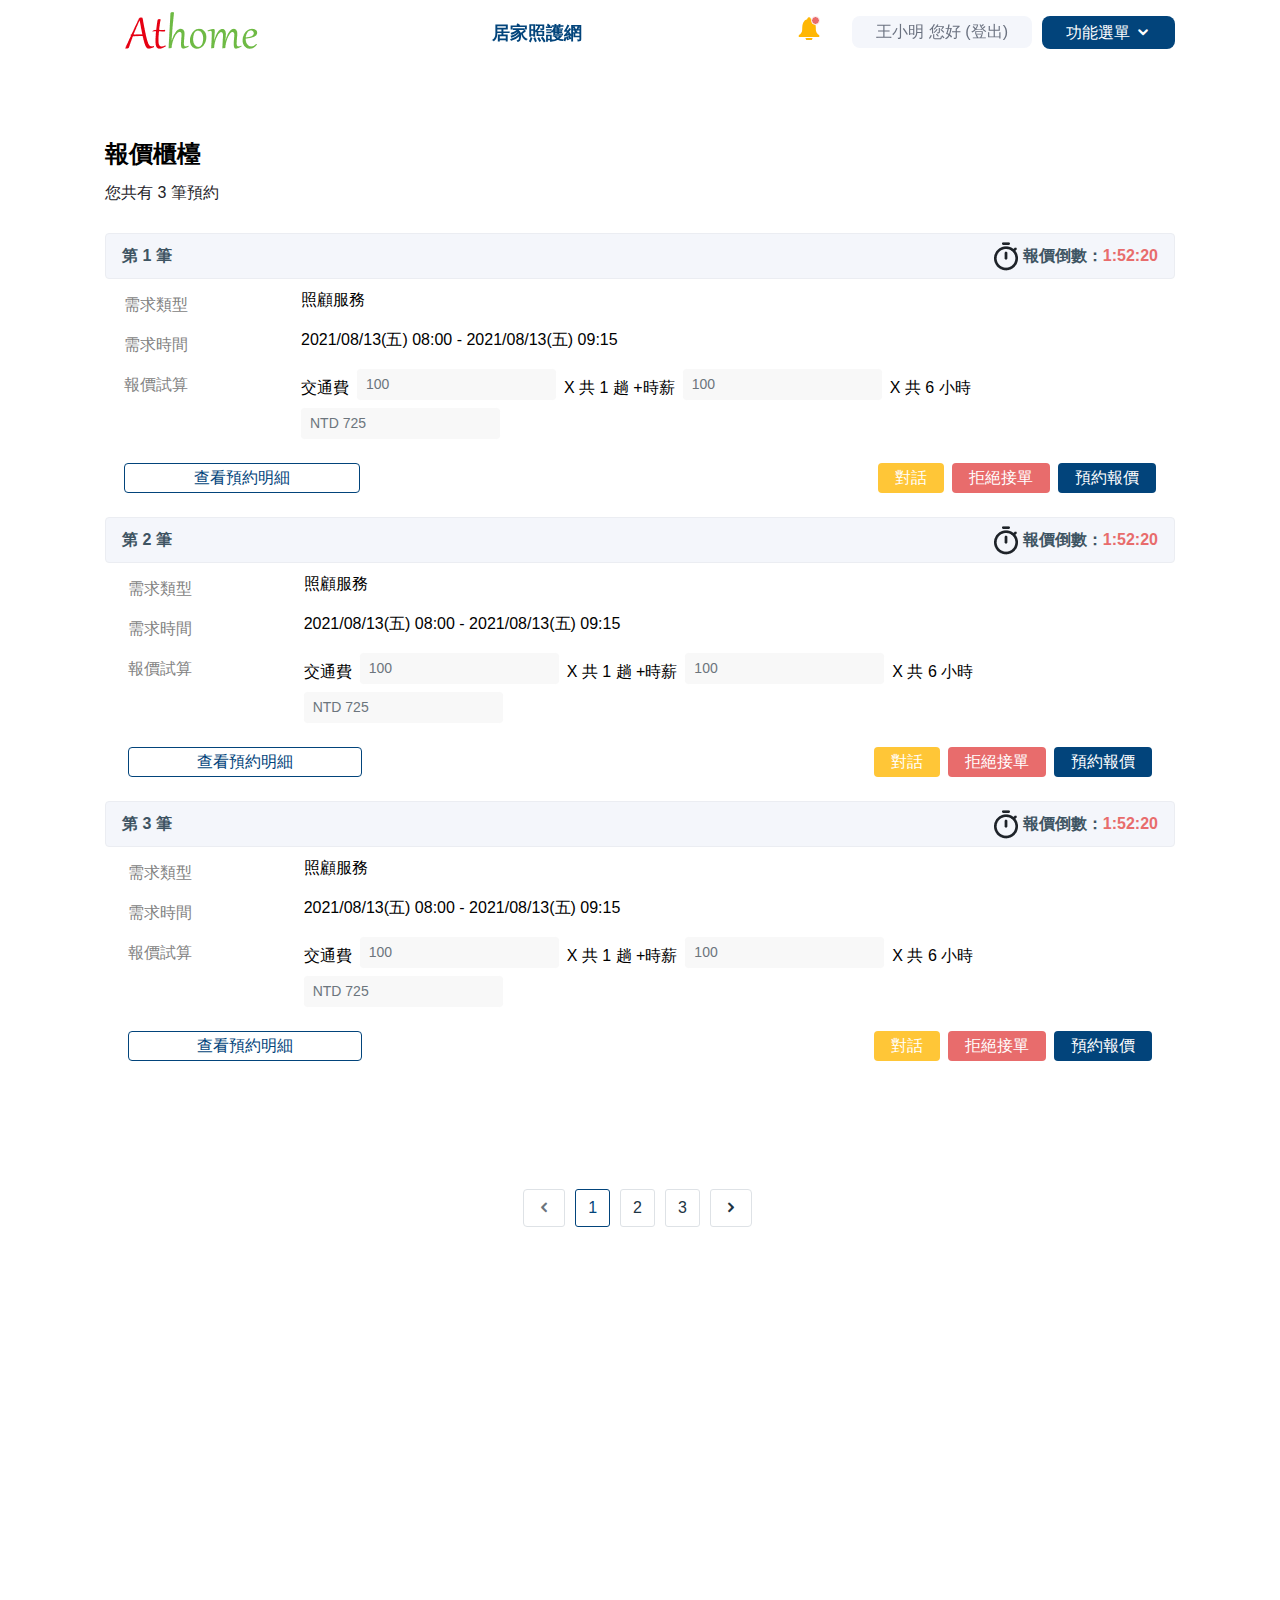
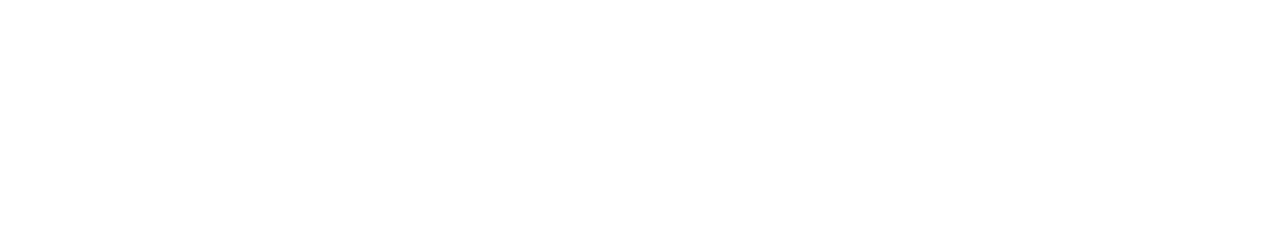
<file: price.html>
<!DOCTYPE html>
<html lang="en">

<head>
    <meta charset="utf-8">
    <meta content="width=device-width, initial-scale=1.0" name="viewport">

    <title>Athome-居家照護網</title>
    <meta content="" name="descriptison">
    <meta content="" name="keywords">

    <!-- CSS -->
    <link href="css/bootstrap.min.css" rel="stylesheet">
    <link href="css/icofont/icofont.min.css" rel="stylesheet">
    <link href="css/owl.carousel.min.css" rel="stylesheet">
    <link href="css/aos.css" rel="stylesheet">

    <link href="css/style.css" rel="stylesheet">


</head>

<body>
    <header class="fixed-top d-flex align-items-center header">
        <div class="container d-flex align-items-center">

            <div class="logo">
                <a href="index.html"><img src="img/logo.png" class="img-fluid"></a>
            </div>
            <div class="topTit">居家照護網</div>

            <a href="#" class="nav-item">
                <i class="icofont-alarm"></i>
                <span class="indicator"></span>
            </a>
            <nav class="nav-menu d-none d-lg-block">
                <ul>
                    <!-- <li><a class="login-bg" href="#">登入</a></li> -->
                    <li><a class="login-bg" href="#">王小明 您好 (登出)</a></li>
                    <!-- <li><a class="register-bg" href="#">註冊</a></li> -->
                    <li class="drop-down"><a class="register-bg" href="">功能選單</a>
                        <ul>
                            <li><a href="#">搜尋並預約服務</a></li>
                            <li><a href="#">紀錄查詢</a></li>
                            <li><a href="#">報價櫃台</a></li>
                        </ul>
                    </li>
                </ul>
            </nav>
        </div>
    </header>

    <section data-aos="fade-up" class="price">
        <div class="container">
            <h2 class="maintit">報價櫃檯</h2>
            <div class="mainsub">您共有 3 筆預約</div>

            <div class="mt-4 breadcrumb d-flex align-items-center">
                <div class="mr-auto">第 1 筆</div>
                <div class="d-block">
                    <img class="img-fluid" src="img/time.png"> 報價倒數：<span>1:52:20</span>
                </div>
            </div>
            <div class="mx-1 row">
                <div class="mb-lg-2 col-lg-2 tit">需求類型</div>
                <div class="col-lg-10">照顧服務</div>
                <div class="mb-lg-2 col-lg-2 tit">需求時間</div>
                <div class="col-lg-10">2021/08/13(五) 08:00 - 2021/08/13(五) 09:15</div>
                <div class="mb-lg-2 col-lg-2 tit">報價試算</div>
                <div class="col-lg-10 form-inline">
                    <div class="form-inline d-flex align-items-center">
                        <span class="mr-2">交通費</span>
                        <input class="mb-2 form-control form-control-sm" type="text" placeholder="100">
                        <span class="ml-2">X 共 1 趟 + </span>
                    </div>
                    <div class="form-inline">
                        <span class="mr-2">時薪</span>
                        <input class="mb-2 form-control form-control-sm" type="text" placeholder="100">
                        <span class="mx-2">X 共 6 小時</span>
                    </div>
                    <input class="mb-2 form-control form-control-sm" type="text" placeholder="NTD 725">
                </div>
                <div class="mt-3 col-md-3">
                    <button type="button" class="btn btn_w btn-block">查看預約明細</button>
                </div>
                <div class="mt-3 col-md-9 d-flex justify-content-center justify-content-lg-end">
                    <button type="button" class="mr-2 px-3 btn btn_y">對話</button>
                    <button type="button" class="mr-2 px-3 btn btn_p">拒絕接單</button>
                    <button type="button" class="px-3 btn btn_b">預約報價</button>
                </div>
            </div>

            <div class="mt-4 breadcrumb d-flex align-items-center">
                <div class="mr-auto">第 2 筆</div>
                <div class="d-block">
                    <img class="img-fluid" src="img/time.png"> 報價倒數：<span>1:52:20</span>
                </div>
            </div>
            <div class="mx-2 row">
                <div class="mb-lg-2 col-lg-2 tit">需求類型</div>
                <div class="col-lg-10">照顧服務</div>
                <div class="mb-lg-2 col-lg-2 tit">需求時間</div>
                <div class="col-lg-10">2021/08/13(五) 08:00 - 2021/08/13(五) 09:15</div>
                <div class="mb-lg-2 col-lg-2 tit">報價試算</div>
                <div class="col-lg-10 form-inline">
                    <div class="form-inline d-flex align-items-center">
                        <span class="mr-2">交通費</span>
                        <input class="mb-2 form-control form-control-sm" type="text" placeholder="100">
                        <span class="ml-2">X 共 1 趟 + </span>
                    </div>
                    <div class="form-inline">
                        <span class="mr-2">時薪</span>
                        <input class="mb-2 form-control form-control-sm" type="text" placeholder="100">
                        <span class="mx-2">X 共 6 小時</span>
                    </div>
                    <input class="mb-2 form-control form-control-sm" type="text" placeholder="NTD 725">
                </div>
                <div class="mt-3 col-md-3">
                    <button type="button" class="btn btn_w btn-block">查看預約明細</button>
                </div>
                <div class="mt-3 col-md-9 d-flex justify-content-center justify-content-lg-end">
                    <button type="button" class="mr-2 px-3 btn btn_y">對話</button>
                    <button type="button" class="mr-2 px-3 btn btn_p">拒絕接單</button>
                    <button type="button" class="px-3 btn btn_b">預約報價</button>
                </div>
            </div>

            <div class="mt-4 breadcrumb d-flex align-items-center">
                <div class="mr-auto">第 3 筆</div>
                <div class="d-block">
                    <img class="img-fluid" src="img/time.png"> 報價倒數：<span>1:52:20</span>
                </div>
            </div>
            <div class="mx-2 row">
                <div class="mb-lg-2 col-lg-2 tit">需求類型</div>
                <div class="col-lg-10">照顧服務</div>
                <div class="mb-lg-2 col-lg-2 tit">需求時間</div>
                <div class="col-lg-10">2021/08/13(五) 08:00 - 2021/08/13(五) 09:15</div>
                <div class="mb-lg-2 col-lg-2 tit">報價試算</div>
                <div class="col-lg-10 form-inline">
                    <div class="form-inline d-flex align-items-center">
                        <span class="mr-2">交通費</span>
                        <input class="mb-2 form-control form-control-sm" type="text" placeholder="100">
                        <span class="ml-2">X 共 1 趟 + </span>
                    </div>
                    <div class="form-inline">
                        <span class="mr-2">時薪</span>
                        <input class="mb-2 form-control form-control-sm" type="text" placeholder="100">
                        <span class="mx-2">X 共 6 小時</span>
                    </div>
                    <input class="mb-2 form-control form-control-sm" type="text" placeholder="NTD 725">
                </div>
                <div class="mt-3 col-md-3">
                    <button type="button" class="btn btn_w btn-block">查看預約明細</button>
                </div>
                <div class="mt-3 col-md-9 d-flex justify-content-center justify-content-lg-end">
                    <button type="button" class="mr-2 px-3 btn btn_y">對話</button>
                    <button type="button" class="mr-2 px-3 btn btn_p">拒絕接單</button>
                    <button type="button" class="px-3 btn btn_b">預約報價</button>
                </div>
            </div>

            <ul class="pagination justify-content-center">
                <li class="page-item disabled">
                    <a class="page-link" href="#">
                        <i class="icofont-rounded-left"></i>
                    </a>
                </li>
                <li class="page-item active"><a class="page-link" href="#">1</a></li>
                <li class="page-item"><a class="page-link" href="#">2</a></li>
                <li class="page-item"><a class="page-link" href="#">3</a></li>
                <li class="page-item">
                    <a class="page-link" href="#">
                        <i class="icofont-rounded-right"></i>
                    </a>
                </li>
            </ul>


        </div>
    </section>


    <footer class="footer" data-aos="fade-up">
        <div class="container">
            <div class="row">
                <div class="text-lg-left text-center col-lg-8">
                    <img class="img-fluid" src="img/logo.png">
                </div>
                <div class="ml-lg-0 ml-4 col-lg-4">
                    <nav class="px-3 pt-lg-0">
                        <ul>
                            <li><a href="#">COVID-19防疫指引</a></li>
                            <li><a href="#">現場身分驗證指引</a></li>
                            <li><a href="#">安養信託廣告專區</a></li>
                        </ul>
                    </nav>
                    <nav class="px-3 pt-lg-0">
                        <ul>
                            <li><a href="#">網站利用條款</a></li>
                            <li><a href="#">隱私政策</a></li>
                            <li><a href="#">聯絡我們</a></li>
                        </ul>
                    </nav>
                </div>
                <div class="mt-3 text-lg-left text-center ml-lg-0 ml-3 col-lg-8 d-flex align-items-start">
                    <img class="img-fluid" src="img/SSLSeal.png">
                    <div class="text-center ml-4">
                        <img class="img-fluid" src="img/iOS1.png">
                        <p class="mt-1 textS">愛在家Android APP</p>
                    </div>
                    <div class="text-center ml-4">
                        <img class="img-fluid" src="img/app-LOGO.png">
                        <p class="mt-1 textS">快速連結Athome</p>
                    </div>
                </div>
            </div>
            <div class="mt-5 text-center"><small>COPYRIGHT 2021© Athome版權所有</small> </div>
        </div>
    </footer>

    <!-- JS Files -->
    <script src="js/jquery.min.js"></script>
    <script src="js/bootstrap.bundle.min.js"></script>
    <script src="js/jquery.waypoints.min.js"></script>
    <script src="js/counterup.min.js"></script>
    <script src="js/owl.carousel.min.js"></script>
    <script src="js/aos.js"></script>

    <script src="js/main.js"></script>
</body>
</file>
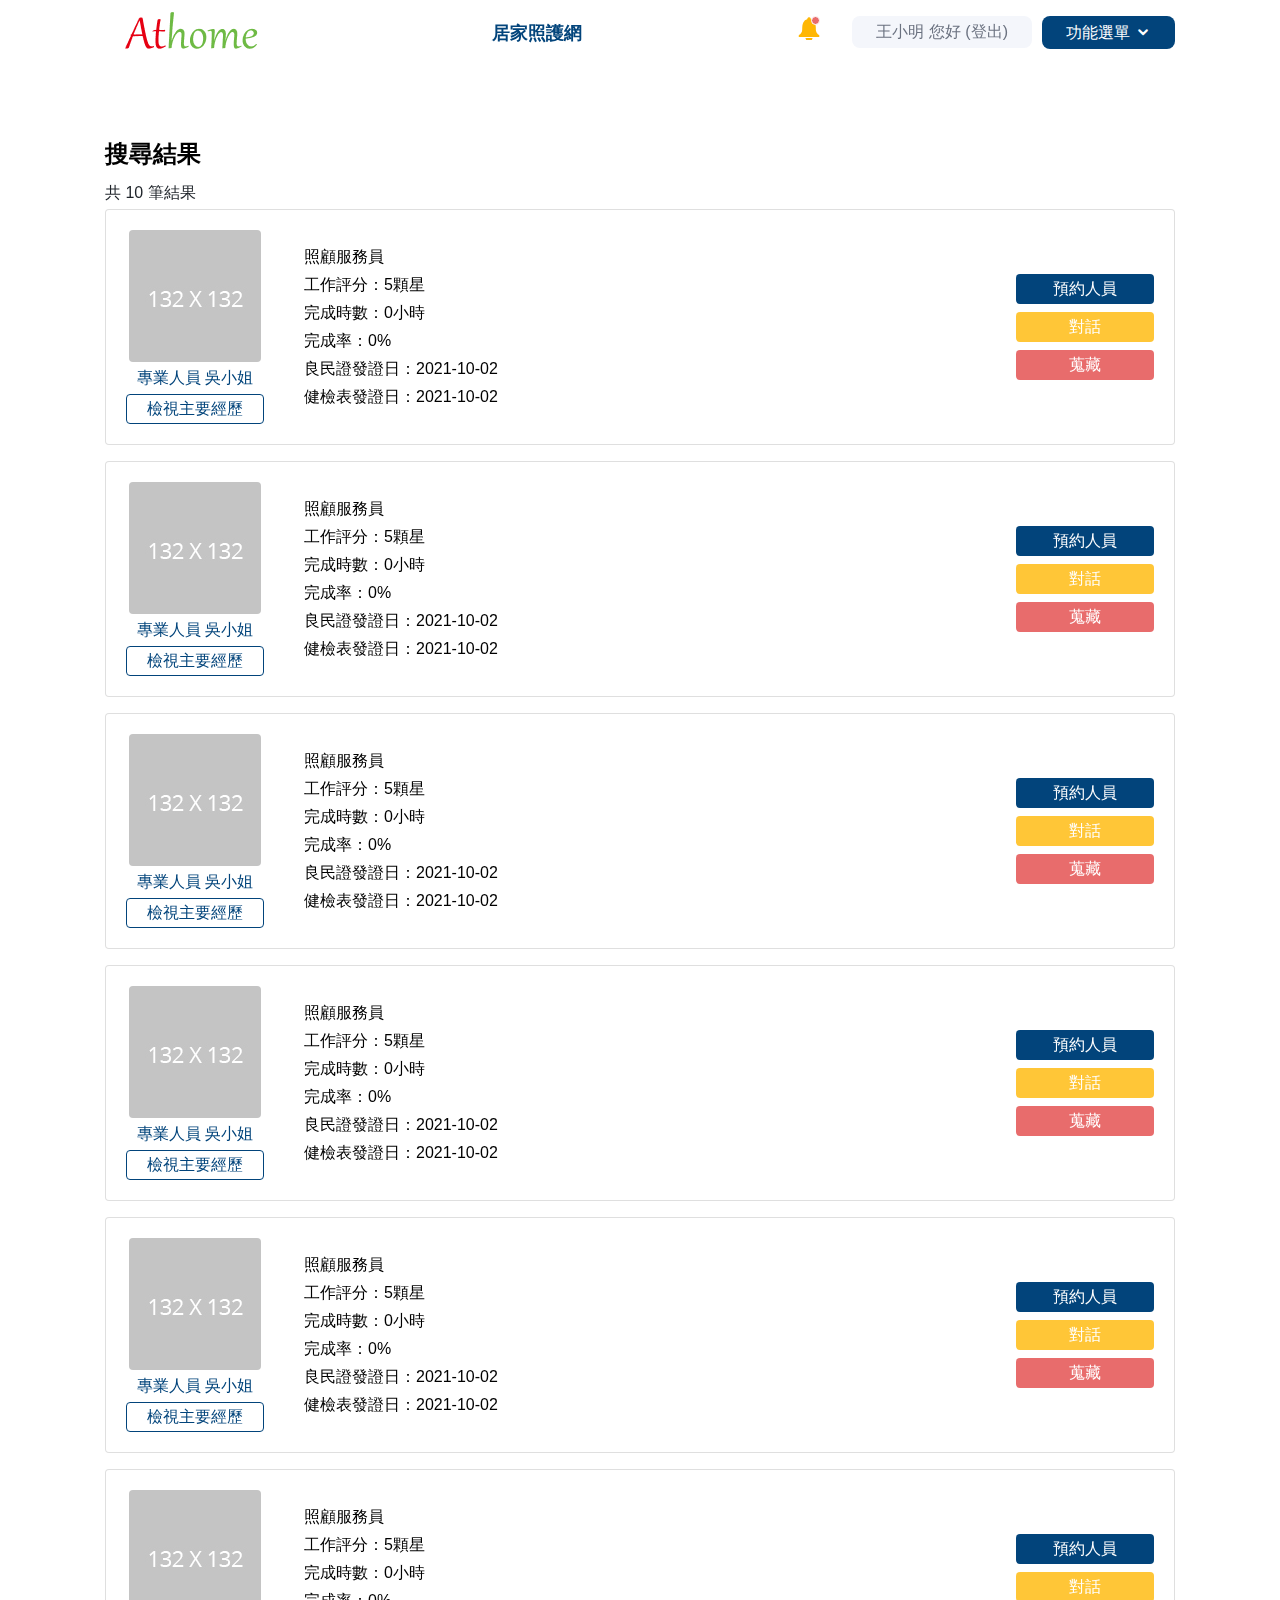
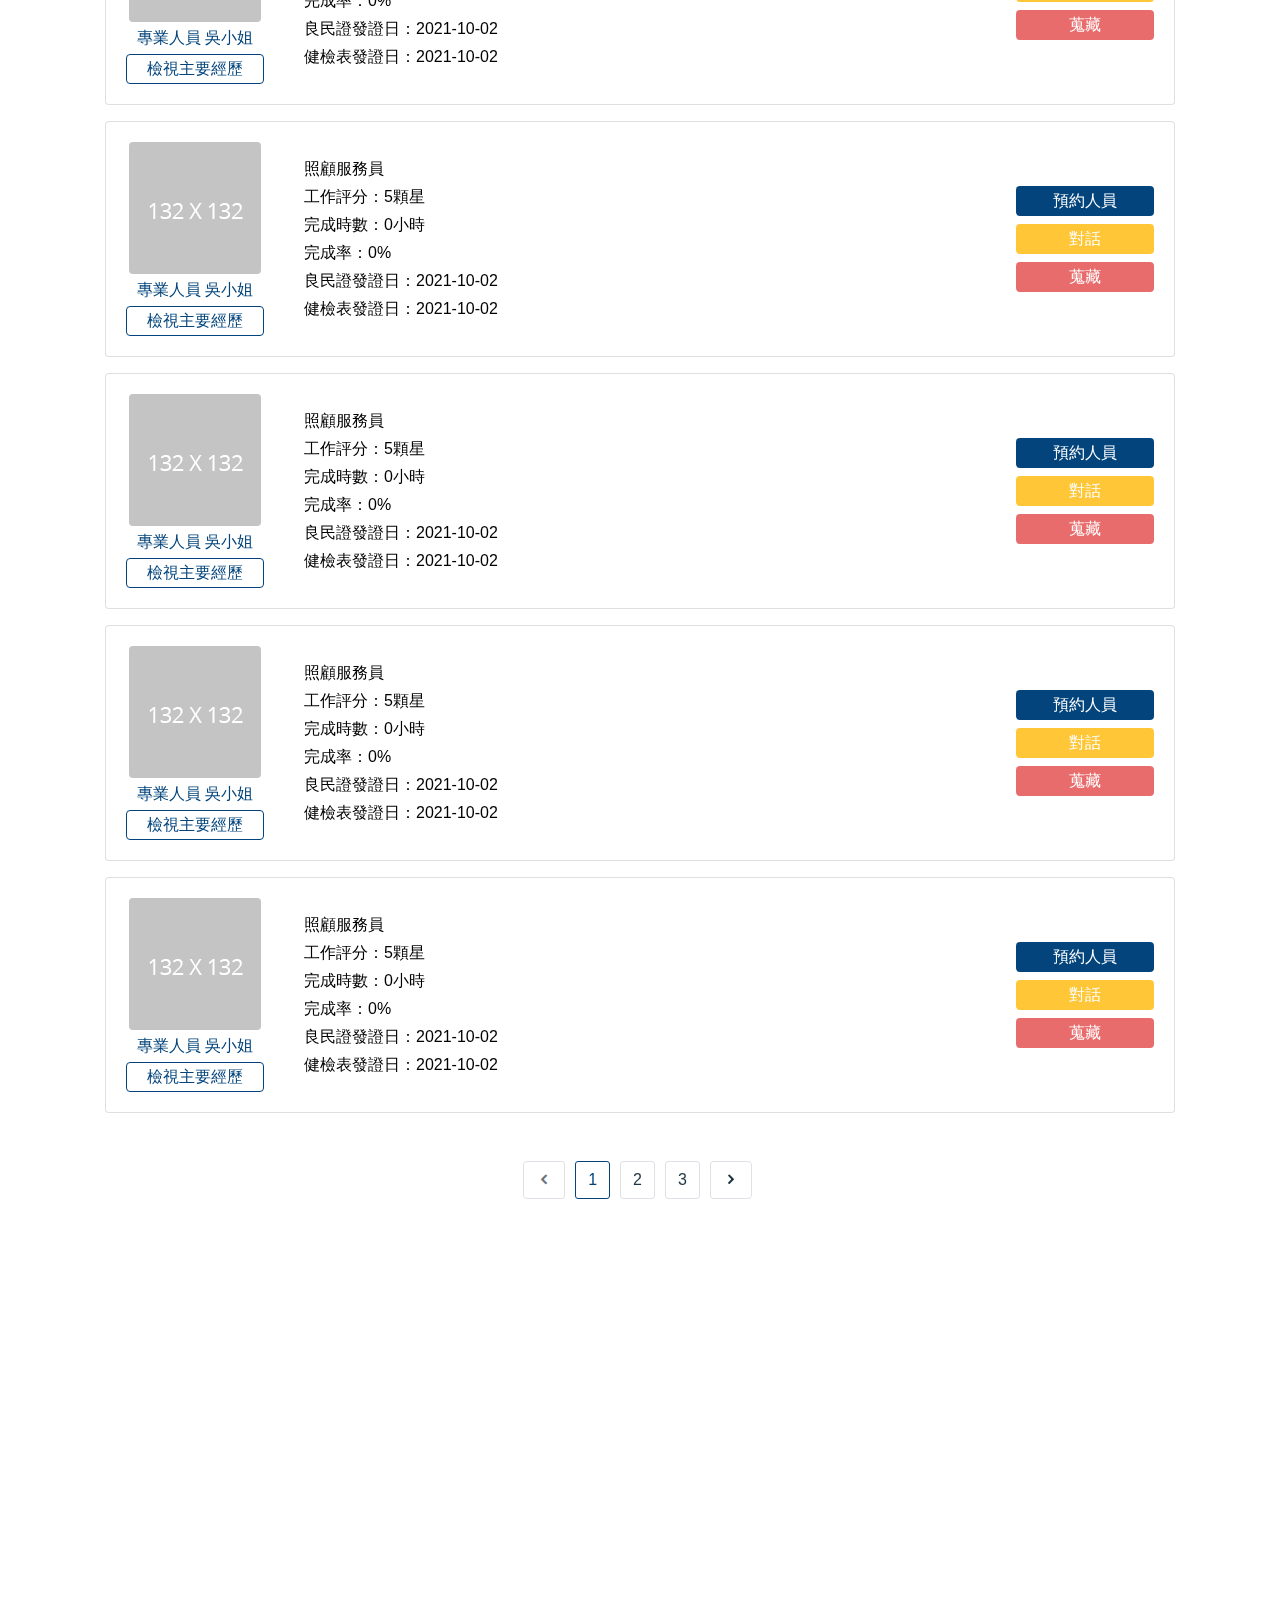
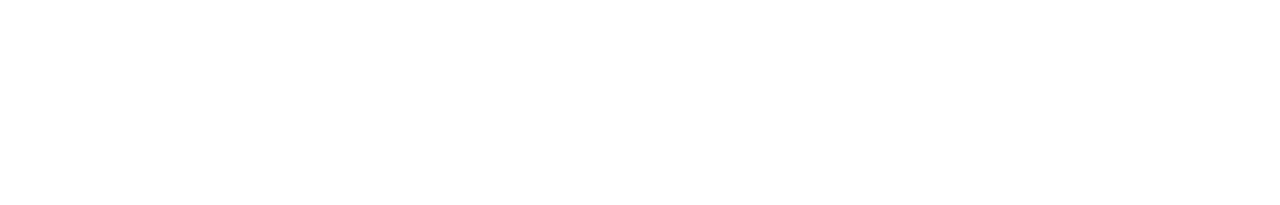
<file: result.html>
<!DOCTYPE html>
<html lang="en">

<head>
    <meta charset="utf-8">
    <meta content="width=device-width, initial-scale=1.0" name="viewport">

    <title>Athome-居家照護網</title>
    <meta content="" name="descriptison">
    <meta content="" name="keywords">

    <!-- CSS -->
    <link href="css/bootstrap.min.css" rel="stylesheet">
    <link href="css/icofont/icofont.min.css" rel="stylesheet">
    <link href="css/owl.carousel.min.css" rel="stylesheet">
    <link href="css/aos.css" rel="stylesheet">

    <link href="css/style.css" rel="stylesheet">


</head>

<body>
    <header class="fixed-top d-flex align-items-center header">
        <div class="container d-flex align-items-center">

            <div class="logo">
                <a href="index.html"><img src="img/logo.png" class="img-fluid"></a>
            </div>
            <div class="topTit">居家照護網</div>

            <a href="#" class="nav-item">
                <i class="icofont-alarm"></i>
                <span class="indicator"></span>
            </a>
            <nav class="nav-menu d-none d-lg-block">
                <ul>
                    <!-- <li><a class="login-bg" href="#">登入</a></li> -->
                    <li><a class="login-bg" href="#">王小明 您好 (登出)</a></li>
                    <!-- <li><a class="register-bg" href="#">註冊</a></li> -->
                    <li class="drop-down"><a class="register-bg" href="">功能選單</a>
                        <ul>
                            <li><a href="#">搜尋並預約服務</a></li>
                            <li><a href="#">紀錄查詢</a></li>
                            <li><a href="#">報價櫃台</a></li>
                        </ul>
                    </li>
                </ul>
            </nav>

        </div>
    </header>

    <section data-aos="fade-up" class="result">
        <div class="container">
            <h2 class="maintit">搜尋結果</h2>
            <div class="mainsub">共 10 筆結果</div>

            <div class="mb-3 card">
                <div class="row no-gutters d-flex align-items-center">
                    <div class="text-center col-md-2 card-h">
                        <div><img class="rounded img-fluid" src="img/132X132.jpg"></div>
                        <p class="card-tit">專業人員 吳小姐</p>
                        <button type="button" class="btn btn-block btn_w">檢視主要經歷</button>
                    </div>
                    <div class="col-md-8">
                        <div class="card-body">
                            <ul>
                                <li>照顧服務員</li>
                                <li>工作評分：5顆星</li>
                                <li>完成時數：0小時</li>
                                <li>完成率：0%</li>
                                <li>良民證發證日：2021-10-02</li>
                                <li>健檢表發證日：2021-10-02</li>
                            </ul>
                        </div>
                    </div>
                    <div class="col-md-2 card-end">
                        <button type="button" class="btn btn_b btn-block">預約人員</button>
                        <button type="button" class="btn btn_y btn-block">對話</button>
                        <button type="button" class="btn btn_p btn-block">蒐藏</button>
                    </div>
                </div>
            </div>

            <div class="mb-3 card">
                <div class="row no-gutters d-flex align-items-center">
                    <div class="text-center col-md-2 card-h">
                        <div><img class="rounded img-fluid" src="img/132X132.jpg"></div>
                        <p class="card-tit">專業人員 吳小姐</p>
                        <button type="button" class="btn btn-block btn_w">檢視主要經歷</button>
                    </div>
                    <div class="col-md-8">
                        <div class="card-body">
                            <ul>
                                <li>照顧服務員</li>
                                <li>工作評分：5顆星</li>
                                <li>完成時數：0小時</li>
                                <li>完成率：0%</li>
                                <li>良民證發證日：2021-10-02</li>
                                <li>健檢表發證日：2021-10-02</li>
                            </ul>
                        </div>
                    </div>
                    <div class="col-md-2 card-end">
                        <button type="button" class="btn btn_b btn-block">預約人員</button>
                        <button type="button" class="btn btn_y btn-block">對話</button>
                        <button type="button" class="btn btn_p btn-block">蒐藏</button>
                    </div>
                </div>
            </div>

            <div class="mb-3 card">
                <div class="row no-gutters d-flex align-items-center">
                    <div class="text-center col-md-2 card-h">
                        <div><img class="rounded img-fluid" src="img/132X132.jpg"></div>
                        <p class="card-tit">專業人員 吳小姐</p>
                        <button type="button" class="btn btn-block btn_w">檢視主要經歷</button>
                    </div>
                    <div class="col-md-8">
                        <div class="card-body">
                            <ul>
                                <li>照顧服務員</li>
                                <li>工作評分：5顆星</li>
                                <li>完成時數：0小時</li>
                                <li>完成率：0%</li>
                                <li>良民證發證日：2021-10-02</li>
                                <li>健檢表發證日：2021-10-02</li>
                            </ul>
                        </div>
                    </div>
                    <div class="col-md-2 card-end">
                        <button type="button" class="btn btn_b btn-block">預約人員</button>
                        <button type="button" class="btn btn_y btn-block">對話</button>
                        <button type="button" class="btn btn_p btn-block">蒐藏</button>
                    </div>
                </div>
            </div>

            <div class="mb-3 card">
                <div class="row no-gutters d-flex align-items-center">
                    <div class="text-center col-md-2 card-h">
                        <div><img class="rounded img-fluid" src="img/132X132.jpg"></div>
                        <p class="card-tit">專業人員 吳小姐</p>
                        <button type="button" class="btn btn-block btn_w">檢視主要經歷</button>
                    </div>
                    <div class="col-md-8">
                        <div class="card-body">
                            <ul>
                                <li>照顧服務員</li>
                                <li>工作評分：5顆星</li>
                                <li>完成時數：0小時</li>
                                <li>完成率：0%</li>
                                <li>良民證發證日：2021-10-02</li>
                                <li>健檢表發證日：2021-10-02</li>
                            </ul>
                        </div>
                    </div>
                    <div class="col-md-2 card-end">
                        <button type="button" class="btn btn_b btn-block">預約人員</button>
                        <button type="button" class="btn btn_y btn-block">對話</button>
                        <button type="button" class="btn btn_p btn-block">蒐藏</button>
                    </div>
                </div>
            </div>

            <div class="mb-3 card">
                <div class="row no-gutters d-flex align-items-center">
                    <div class="text-center col-md-2 card-h">
                        <div><img class="rounded img-fluid" src="img/132X132.jpg"></div>
                        <p class="card-tit">專業人員 吳小姐</p>
                        <button type="button" class="btn btn-block btn_w">檢視主要經歷</button>
                    </div>
                    <div class="col-md-8">
                        <div class="card-body">
                            <ul>
                                <li>照顧服務員</li>
                                <li>工作評分：5顆星</li>
                                <li>完成時數：0小時</li>
                                <li>完成率：0%</li>
                                <li>良民證發證日：2021-10-02</li>
                                <li>健檢表發證日：2021-10-02</li>
                            </ul>
                        </div>
                    </div>
                    <div class="col-md-2 card-end">
                        <button type="button" class="btn btn_b btn-block">預約人員</button>
                        <button type="button" class="btn btn_y btn-block">對話</button>
                        <button type="button" class="btn btn_p btn-block">蒐藏</button>
                    </div>
                </div>
            </div>

            <div class="mb-3 card">
                <div class="row no-gutters d-flex align-items-center">
                    <div class="text-center col-md-2 card-h">
                        <div><img class="rounded img-fluid" src="img/132X132.jpg"></div>
                        <p class="card-tit">專業人員 吳小姐</p>
                        <button type="button" class="btn btn-block btn_w">檢視主要經歷</button>
                    </div>
                    <div class="col-md-8">
                        <div class="card-body">
                            <ul>
                                <li>照顧服務員</li>
                                <li>工作評分：5顆星</li>
                                <li>完成時數：0小時</li>
                                <li>完成率：0%</li>
                                <li>良民證發證日：2021-10-02</li>
                                <li>健檢表發證日：2021-10-02</li>
                            </ul>
                        </div>
                    </div>
                    <div class="col-md-2 card-end">
                        <button type="button" class="btn btn_b btn-block">預約人員</button>
                        <button type="button" class="btn btn_y btn-block">對話</button>
                        <button type="button" class="btn btn_p btn-block">蒐藏</button>
                    </div>
                </div>
            </div>

            <div class="mb-3 card">
                <div class="row no-gutters d-flex align-items-center">
                    <div class="text-center col-md-2 card-h">
                        <div><img class="rounded img-fluid" src="img/132X132.jpg"></div>
                        <p class="card-tit">專業人員 吳小姐</p>
                        <button type="button" class="btn btn-block btn_w">檢視主要經歷</button>
                    </div>
                    <div class="col-md-8">
                        <div class="card-body">
                            <ul>
                                <li>照顧服務員</li>
                                <li>工作評分：5顆星</li>
                                <li>完成時數：0小時</li>
                                <li>完成率：0%</li>
                                <li>良民證發證日：2021-10-02</li>
                                <li>健檢表發證日：2021-10-02</li>
                            </ul>
                        </div>
                    </div>
                    <div class="col-md-2 card-end">
                        <button type="button" class="btn btn_b btn-block">預約人員</button>
                        <button type="button" class="btn btn_y btn-block">對話</button>
                        <button type="button" class="btn btn_p btn-block">蒐藏</button>
                    </div>
                </div>
            </div>

            <div class="mb-3 card">
                <div class="row no-gutters d-flex align-items-center">
                    <div class="text-center col-md-2 card-h">
                        <div><img class="rounded img-fluid" src="img/132X132.jpg"></div>
                        <p class="card-tit">專業人員 吳小姐</p>
                        <button type="button" class="btn btn-block btn_w">檢視主要經歷</button>
                    </div>
                    <div class="col-md-8">
                        <div class="card-body">
                            <ul>
                                <li>照顧服務員</li>
                                <li>工作評分：5顆星</li>
                                <li>完成時數：0小時</li>
                                <li>完成率：0%</li>
                                <li>良民證發證日：2021-10-02</li>
                                <li>健檢表發證日：2021-10-02</li>
                            </ul>
                        </div>
                    </div>
                    <div class="col-md-2 card-end">
                        <button type="button" class="btn btn_b btn-block">預約人員</button>
                        <button type="button" class="btn btn_y btn-block">對話</button>
                        <button type="button" class="btn btn_p btn-block">蒐藏</button>
                    </div>
                </div>
            </div>

            <div class="mb-3 card">
                <div class="row no-gutters d-flex align-items-center">
                    <div class="text-center col-md-2 card-h">
                        <div><img class="rounded img-fluid" src="img/132X132.jpg"></div>
                        <p class="card-tit">專業人員 吳小姐</p>
                        <button type="button" class="btn btn-block btn_w">檢視主要經歷</button>
                    </div>
                    <div class="col-md-8">
                        <div class="card-body">
                            <ul>
                                <li>照顧服務員</li>
                                <li>工作評分：5顆星</li>
                                <li>完成時數：0小時</li>
                                <li>完成率：0%</li>
                                <li>良民證發證日：2021-10-02</li>
                                <li>健檢表發證日：2021-10-02</li>
                            </ul>
                        </div>
                    </div>
                    <div class="col-md-2 card-end">
                        <button type="button" class="btn btn_b btn-block">預約人員</button>
                        <button type="button" class="btn btn_y btn-block">對話</button>
                        <button type="button" class="btn btn_p btn-block">蒐藏</button>
                    </div>
                </div>
            </div>

            <div class="mb-3 card">
                <div class="row no-gutters d-flex align-items-center">
                    <div class="text-center col-md-2 card-h">
                        <div><img class="rounded img-fluid" src="img/132X132.jpg"></div>
                        <p class="card-tit">專業人員 吳小姐</p>
                        <button type="button" class="btn btn-block btn_w">檢視主要經歷</button>
                    </div>
                    <div class="col-md-8">
                        <div class="card-body">
                            <ul>
                                <li>照顧服務員</li>
                                <li>工作評分：5顆星</li>
                                <li>完成時數：0小時</li>
                                <li>完成率：0%</li>
                                <li>良民證發證日：2021-10-02</li>
                                <li>健檢表發證日：2021-10-02</li>
                            </ul>
                        </div>
                    </div>
                    <div class="col-md-2 card-end">
                        <button type="button" class="btn btn_b btn-block">預約人員</button>
                        <button type="button" class="btn btn_y btn-block">對話</button>
                        <button type="button" class="btn btn_p btn-block">蒐藏</button>
                    </div>
                </div>
            </div>


            <ul class="mt-5 pagination justify-content-center">
                <li class="page-item disabled">
                    <a class="page-link" href="#">
                        <i class="icofont-rounded-left"></i>
                    </a>
                </li>
                <li class="page-item active"><a class="page-link" href="#">1</a></li>
                <li class="page-item"><a class="page-link" href="#">2</a></li>
                <li class="page-item"><a class="page-link" href="#">3</a></li>
                <li class="page-item">
                    <a class="page-link" href="#">
                        <i class="icofont-rounded-right"></i>
                    </a>
                </li>
            </ul>


        </div>
    </section>


    <footer class="footer" data-aos="fade-up">
        <div class="container">
            <div class="row">
                <div class="text-lg-left text-center col-lg-8">
                    <img class="img-fluid" src="img/logo.png">
                </div>
                <div class="ml-lg-0 ml-4 col-lg-4">
                    <nav class="px-3 pt-lg-0">
                        <ul>
                            <li><a href="#">COVID-19防疫指引</a></li>
                            <li><a href="#">現場身分驗證指引</a></li>
                            <li><a href="#">安養信託廣告專區</a></li>
                        </ul>
                    </nav>
                    <nav class="px-3 pt-lg-0">
                        <ul>
                            <li><a href="#">網站利用條款</a></li>
                            <li><a href="#">隱私政策</a></li>
                            <li><a href="#">聯絡我們</a></li>
                        </ul>
                    </nav>
                </div>
                <div class="mt-3 text-lg-left text-center ml-lg-0 ml-3 col-lg-8 d-flex align-items-start">
                    <img class="img-fluid" src="img/SSLSeal.png">
                    <div class="text-center ml-4">
                        <img class="img-fluid" src="img/iOS1.png">
                        <p class="mt-1 textS">愛在家Android APP</p>
                    </div>
                    <div class="text-center ml-4">
                        <img class="img-fluid" src="img/app-LOGO.png">
                        <p class="mt-1 textS">快速連結Athome</p>
                    </div>
                </div>
            </div>
            <div class="mt-5 text-center"><small>COPYRIGHT 2021© Athome版權所有</small> </div>
        </div>
    </footer>

    <!-- JS Files -->
    <script src="js/jquery.min.js"></script>
    <script src="js/bootstrap.bundle.min.js"></script>
    <script src="js/jquery.waypoints.min.js"></script>
    <script src="js/counterup.min.js"></script>
    <script src="js/owl.carousel.min.js"></script>
    <script src="js/aos.js"></script>

    <script src="js/main.js"></script>
</body>
</file>
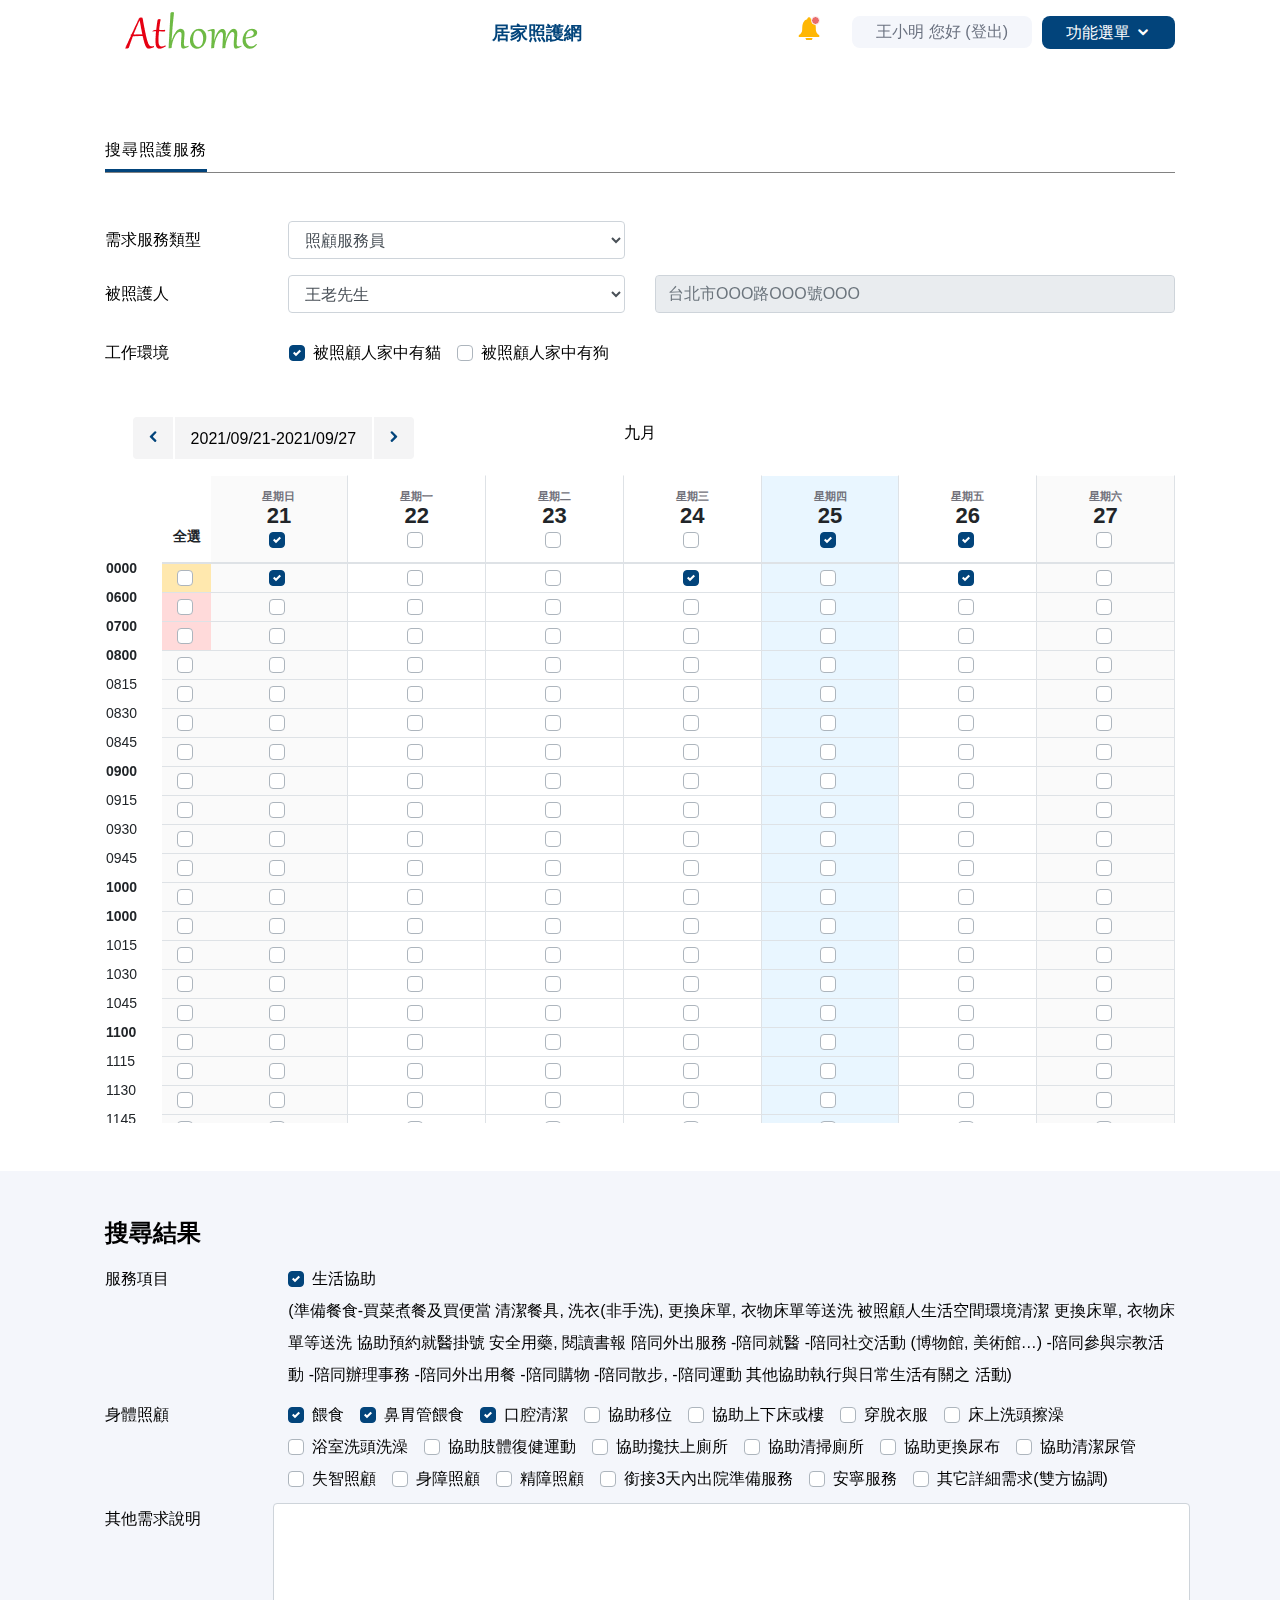
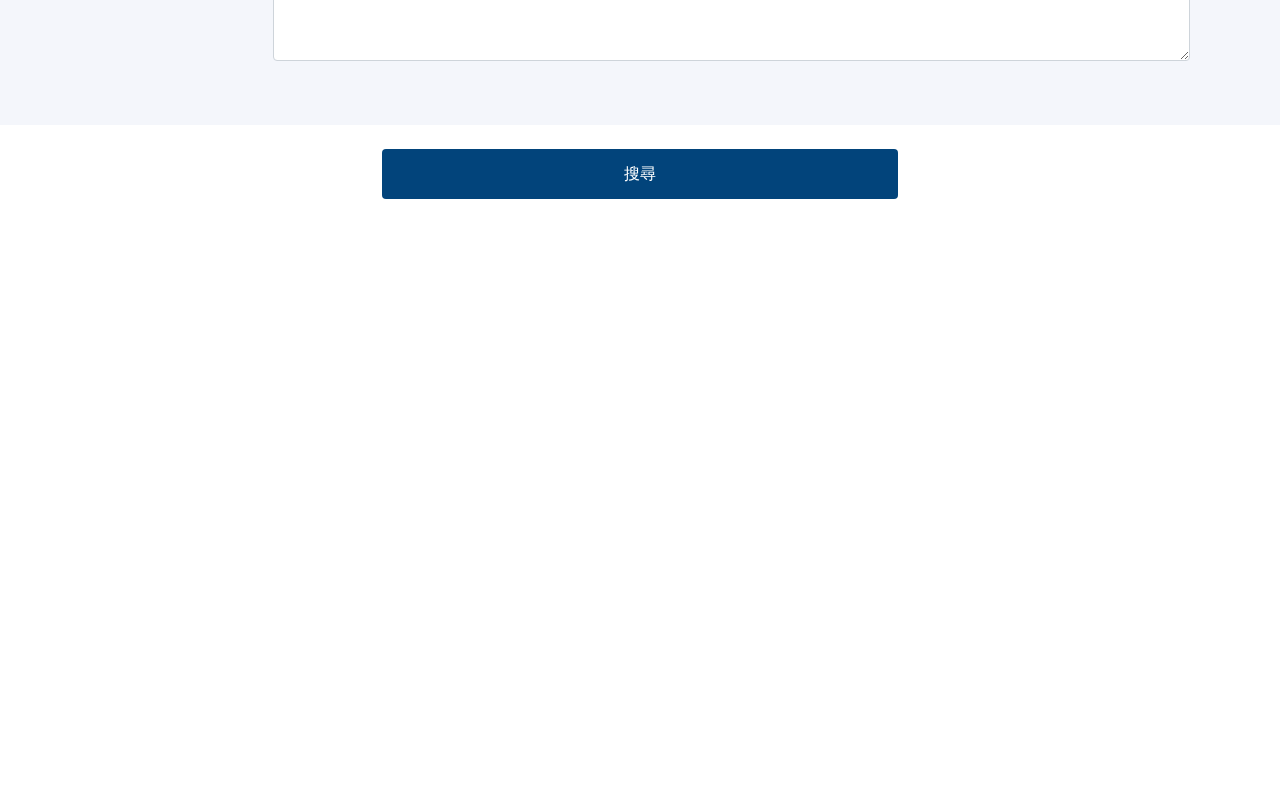
<file: sch-ser.html>
<!DOCTYPE html>
<html lang="en">

<head>
    <meta charset="utf-8">
    <meta content="width=device-width, initial-scale=1.0" name="viewport">

    <title>Athome-居家照護網</title>
    <meta content="" name="descriptison">
    <meta content="" name="keywords">

    <!-- CSS -->
    <link href="css/bootstrap.min.css" rel="stylesheet">
    <link href="css/icofont/icofont.min.css" rel="stylesheet">
    <link href="css/owl.carousel.min.css" rel="stylesheet">
    <link href="css/aos.css" rel="stylesheet">

    <link href="css/style.css" rel="stylesheet">


</head>

<body>
    <header class="fixed-top d-flex align-items-center header">
        <div class="container d-flex align-items-center">

            <div class="logo">
                <a href="index.html"><img src="img/logo.png" class="img-fluid"></a>
            </div>
            <div class="topTit">居家照護網</div>

            <a href="#" class="nav-item">
                <i class="icofont-alarm"></i>
                <span class="indicator"></span>
            </a>
            <nav class="nav-menu d-none d-lg-block">
                <ul>
                    <!-- <li><a class="login-bg" href="#">登入</a></li> -->
                    <li><a class="login-bg" href="#">王小明 您好 (登出)</a></li>
                    <!-- <li><a class="register-bg" href="#">註冊</a></li> -->
                    <li class="drop-down"><a class="register-bg" href="">功能選單</a>
                        <ul>
                            <li><a href="#">搜尋並預約服務</a></li>
                            <li><a href="#">紀錄查詢</a></li>
                            <li><a href="#">報價櫃台</a></li>
                        </ul>
                    </li>
                </ul>
            </nav>

        </div>
    </header>

    <section data-aos="fade-up" class="result ser">
        <div class="container">
            <div class="bar-wrap fix">
                <h2 class="title-text">搜尋照護服務</h2>
            </div>

            <div class="mt-5 row form-group">
                <label for="" class="col-form-label col-md-2">需求服務類型</label>
                <div class="col-md-4">
                    <select class="form-control">
                        <option>照顧服務員</option>
                    </select>
                </div>
            </div>
            <div class="mt-2 row form-group">
                <label class="col-form-label col-md-2">被照護人</label>
                <div class="col-md-4">
                    <select class="mb-2 form-control">
                        <option>王老先生</option>
                    </select>
                </div>
                <div class="col-md-6">
                    <fieldset disabled>
                        <input type="text" class="form-control" placeholder="台北市OOO路OOO號OOO">
                    </fieldset>
                </div>
            </div>

            <div class="mt-2 row">
                <div class="col-md-2">工作環境</div>
                <div class="ml-3 form-inline">
                    <div class="my-1 mr-3 custom-control custom-checkbox">
                        <input type="checkbox" class="custom-control-input" id="option1" checked>
                        <label class="custom-control-label" for="option1">被照顧人家中有貓</label>
                    </div>
                    <div class="my-1 mr-3 custom-control custom-checkbox">
                        <input type="checkbox" class="custom-control-input" id="option2">
                        <label class="custom-control-label" for="option2">被照顧人家中有狗</label>
                    </div>
                </div>
            </div>

        </div>

        <div class="container my-5">
            <div class="row">
                <div class="mb-3 col-md-4">
                    <ul class="list-group list-group-horizontal-md">
                        <li class="list-group-item"><a class="arrow" href="#"><i class="icofont-rounded-left"></i></a>
                        </li>
                        <li class="list-group-item px-3 pt-1">2021/09/21-2021/09/27</li>
                        <li class="list-group-item"><a class="arrow" href="#"><i class="icofont-rounded-right"></i></a>
                        </li>
                    </ul>
                </div>
                <div class="text-center col-md-4">九月</div>
            </div>

            <div class="wrap-table dark">
                <div class="table ver1">

                    <table class="dark">
                        <thead>
                            <th></th>
                            <th class="fN column2">全選</th>
                            <th class="column3">
                                <div class="weekT">星期日</div>
                                <span class="day">21</span>
                                <div class="custom-control custom-checkbox">
                                    <input type="checkbox" class="custom-control-input" id="" checked>
                                    <label class="custom-control-label" for=""></label>
                                </div>
                            </th>

                            <th class="bg column3">
                                <div class="weekT">星期一</div>
                                <span class="day">22</span>
                                <div class="custom-control custom-checkbox">
                                    <input type="checkbox" class="custom-control-input" id="">
                                    <label class="custom-control-label" for=""></label>
                                </div>
                            </th>
                            <th class="bg column3">
                                <div class="weekT">星期二</div>
                                <span class="day">23</span>
                                <div class="custom-control custom-checkbox">
                                    <input type="checkbox" class="custom-control-input" id="">
                                    <label class="custom-control-label" for=""></label>
                                </div>
                            </th>
                            <th class="bg column3">
                                <div class="weekT">星期三</div>
                                <span class="day">24</span>
                                <div class="custom-control custom-checkbox">
                                    <input type="checkbox" class="custom-control-input" id="">
                                    <label class="custom-control-label" for=""></label>
                                </div>
                            </th>
                            <th class="bgB column3">
                                <div class="weekT">星期四</div>
                                <span class="day">25</span>
                                <div class="custom-control custom-checkbox">
                                    <input type="checkbox" class="custom-control-input" id="" checked>
                                    <label class="custom-control-label" for=""></label>
                                </div>
                            </th>
                            <th class="bg column3">
                                <div class="weekT">星期五</div>
                                <span class="day">26</span>
                                <div class="custom-control custom-checkbox">
                                    <input type="checkbox" class="custom-control-input" id="" checked>
                                    <label class="custom-control-label" for=""></label>
                                </div>
                            </th>
                            <th class="column3">
                                <div class="weekT">星期六</div>
                                <span class="day">27</span>
                                <div class="custom-control custom-checkbox">
                                    <input type="checkbox" class="custom-control-input" id="">
                                    <label class="custom-control-label" for=""></label>
                                </div>
                            </th>
                            </tr>
                        </thead>
                        <tbody>
                            <tr>
                                <th class="column1">
                                    <div class="b nb">0000</div>
                                </th>
                                <td class="bgY column2">
                                    <div class="custom-control custom-checkbox">
                                        <input type="checkbox" class="custom-control-input" id="">
                                        <label class="custom-control-label" for=""></label>
                                    </div>
                                </td>
                                <td class="column3">
                                    <div class="custom-control custom-checkbox">
                                        <input type="checkbox" class="custom-control-input" id="" checked>
                                        <label class="custom-control-label" for=""></label>
                                    </div>
                                </td>
                                <td class="bg column3">
                                    <div class="custom-control custom-checkbox">
                                        <input type="checkbox" class="custom-control-input" id="">
                                        <label class="custom-control-label" for=""></label>
                                    </div>
                                </td>
                                <td class="bg column3">
                                    <div class="custom-control custom-checkbox">
                                        <input type="checkbox" class="custom-control-input" id="">
                                        <label class="custom-control-label" for=""></label>
                                    </div>
                                </td>
                                <td class="bg column3">
                                    <div class="custom-control custom-checkbox">
                                        <input type="checkbox" class="custom-control-input" id="" checked>
                                        <label class="custom-control-label" for=""></label>
                                    </div>
                                </td>
                                <td class="bgB column3">
                                    <div class="custom-control custom-checkbox">
                                        <input type="checkbox" class="custom-control-input" id="">
                                        <label class="custom-control-label" for=""></label>
                                    </div>
                                </td>
                                <td class="bg column3">
                                    <div class="custom-control custom-checkbox">
                                        <input type="checkbox" class="custom-control-input" id="" checked>
                                        <label class="custom-control-label" for=""></label>
                                    </div>
                                </td>
                                <td class="column3">
                                    <div class="custom-control custom-checkbox">
                                        <input type="checkbox" class="custom-control-input" id="">
                                        <label class="custom-control-label" for=""></label>
                                    </div>
                                </td>
                            </tr>

                            <tr>
                                <th class="column1">
                                    <div class="b nb">0600</div>
                                </th>
                                <td class="bgP column2">
                                    <div class="custom-control custom-checkbox">
                                        <input type="checkbox" class="custom-control-input" id="">
                                        <label class="custom-control-label" for=""></label>
                                    </div>
                                </td>
                                <td class="column3">
                                    <div class="custom-control custom-checkbox">
                                        <input type="checkbox" class="custom-control-input" id="">
                                        <label class="custom-control-label" for=""></label>
                                    </div>
                                </td>
                                <td class="bg column3">
                                    <div class="custom-control custom-checkbox">
                                        <input type="checkbox" class="custom-control-input" id="">
                                        <label class="custom-control-label" for=""></label>
                                    </div>
                                </td>
                                <td class="bg column3">
                                    <div class="custom-control custom-checkbox">
                                        <input type="checkbox" class="custom-control-input" id="">
                                        <label class="custom-control-label" for=""></label>
                                    </div>
                                </td>
                                <td class="bg column3">
                                    <div class="custom-control custom-checkbox">
                                        <input type="checkbox" class="custom-control-input" id="">
                                        <label class="custom-control-label" for=""></label>
                                    </div>
                                </td>
                                <td class="bgB column3">
                                    <div class="custom-control custom-checkbox">
                                        <input type="checkbox" class="custom-control-input" id="">
                                        <label class="custom-control-label" for=""></label>
                                    </div>
                                </td>
                                <td class="bg column3">
                                    <div class="custom-control custom-checkbox">
                                        <input type="checkbox" class="custom-control-input" id="">
                                        <label class="custom-control-label" for=""></label>
                                    </div>
                                </td>
                                <td class="column3">
                                    <div class="custom-control custom-checkbox">
                                        <input type="checkbox" class="custom-control-input" id="">
                                        <label class="custom-control-label" for=""></label>
                                    </div>
                                </td>
                            </tr>

                            <tr>
                                <th class="column1">
                                    <div class="b nb">0700</div>
                                </th>
                                <td class="bgP column2">
                                    <div class="custom-control custom-checkbox">
                                        <input type="checkbox" class="custom-control-input" id="">
                                        <label class="custom-control-label" for=""></label>
                                    </div>
                                </td>
                                <td class="column3">
                                    <div class="custom-control custom-checkbox">
                                        <input type="checkbox" class="custom-control-input" id="">
                                        <label class="custom-control-label" for=""></label>
                                    </div>
                                </td>
                                <td class="bg column3">
                                    <div class="custom-control custom-checkbox">
                                        <input type="checkbox" class="custom-control-input" id="">
                                        <label class="custom-control-label" for=""></label>
                                    </div>
                                </td>
                                <td class="bg column3">
                                    <div class="custom-control custom-checkbox">
                                        <input type="checkbox" class="custom-control-input" id="">
                                        <label class="custom-control-label" for=""></label>
                                    </div>
                                </td>
                                <td class="bg column3">
                                    <div class="custom-control custom-checkbox">
                                        <input type="checkbox" class="custom-control-input" id="">
                                        <label class="custom-control-label" for=""></label>
                                    </div>
                                </td>
                                <td class="bgB column3">
                                    <div class="custom-control custom-checkbox">
                                        <input type="checkbox" class="custom-control-input" id="">
                                        <label class="custom-control-label" for=""></label>
                                    </div>
                                </td>
                                <td class="bg column3">
                                    <div class="custom-control custom-checkbox">
                                        <input type="checkbox" class="custom-control-input" id="">
                                        <label class="custom-control-label" for=""></label>
                                    </div>
                                </td>
                                <td class="column3">
                                    <div class="custom-control custom-checkbox">
                                        <input type="checkbox" class="custom-control-input" id="">
                                        <label class="custom-control-label" for=""></label>
                                    </div>
                                </td>
                            </tr>
                            <tr>
                                <th class="column1">
                                    <div class="b nb">0800</div>
                                </th>
                                <td class="column2">
                                    <div class="custom-control custom-checkbox">
                                        <input type="checkbox" class="custom-control-input" id="">
                                        <label class="custom-control-label" for=""></label>
                                    </div>
                                </td>
                                <td class="column3">
                                    <div class="custom-control custom-checkbox">
                                        <input type="checkbox" class="custom-control-input" id="">
                                        <label class="custom-control-label" for=""></label>
                                    </div>
                                </td>
                                <td class="bg column3">
                                    <div class="custom-control custom-checkbox">
                                        <input type="checkbox" class="custom-control-input" id="">
                                        <label class="custom-control-label" for=""></label>
                                    </div>
                                </td>
                                <td class="bg column3">
                                    <div class="custom-control custom-checkbox">
                                        <input type="checkbox" class="custom-control-input" id="">
                                        <label class="custom-control-label" for=""></label>
                                    </div>
                                </td>
                                <td class="bg column3">
                                    <div class="custom-control custom-checkbox">
                                        <input type="checkbox" class="custom-control-input" id="">
                                        <label class="custom-control-label" for=""></label>
                                    </div>
                                </td>
                                <td class="bgB column3">
                                    <div class="custom-control custom-checkbox">
                                        <input type="checkbox" class="custom-control-input" id="">
                                        <label class="custom-control-label" for=""></label>
                                    </div>
                                </td>
                                <td class="bg column3">
                                    <div class="custom-control custom-checkbox">
                                        <input type="checkbox" class="custom-control-input" id="">
                                        <label class="custom-control-label" for=""></label>
                                    </div>
                                </td>
                                <td class="column3">
                                    <div class="custom-control custom-checkbox">
                                        <input type="checkbox" class="custom-control-input" id="">
                                        <label class="custom-control-label" for=""></label>
                                    </div>
                                </td>
                            </tr>

                            <tr>
                                <th class="column1">
                                    <div class="nb">0815</div>
                                </th>
                                <td class="column2">
                                    <div class="custom-control custom-checkbox">
                                        <input type="checkbox" class="custom-control-input" id="">
                                        <label class="custom-control-label" for=""></label>
                                    </div>
                                </td>
                                <td class="column3">
                                    <div class="custom-control custom-checkbox">
                                        <input type="checkbox" class="custom-control-input" id="">
                                        <label class="custom-control-label" for=""></label>
                                    </div>
                                </td>
                                <td class="bg column3">
                                    <div class="custom-control custom-checkbox">
                                        <input type="checkbox" class="custom-control-input" id="">
                                        <label class="custom-control-label" for=""></label>
                                    </div>
                                </td>
                                <td class="bg column3">
                                    <div class="custom-control custom-checkbox">
                                        <input type="checkbox" class="custom-control-input" id="">
                                        <label class="custom-control-label" for=""></label>
                                    </div>
                                </td>
                                <td class="bg column3">
                                    <div class="custom-control custom-checkbox">
                                        <input type="checkbox" class="custom-control-input" id="">
                                        <label class="custom-control-label" for=""></label>
                                    </div>
                                </td>
                                <td class="bgB column3">
                                    <div class="custom-control custom-checkbox">
                                        <input type="checkbox" class="custom-control-input" id="">
                                        <label class="custom-control-label" for=""></label>
                                    </div>
                                </td>
                                <td class="bg column3">
                                    <div class="custom-control custom-checkbox">
                                        <input type="checkbox" class="custom-control-input" id="">
                                        <label class="custom-control-label" for=""></label>
                                    </div>
                                </td>
                                <td class="column3">
                                    <div class="custom-control custom-checkbox">
                                        <input type="checkbox" class="custom-control-input" id="">
                                        <label class="custom-control-label" for=""></label>
                                    </div>
                                </td>
                            </tr>

                            <tr>
                                <th class="column1">
                                    <div class="nb">0830</div>
                                </th>
                                <td class="column2">
                                    <div class="custom-control custom-checkbox">
                                        <input type="checkbox" class="custom-control-input" id="">
                                        <label class="custom-control-label" for=""></label>
                                    </div>
                                </td>
                                <td class="column3">
                                    <div class="custom-control custom-checkbox">
                                        <input type="checkbox" class="custom-control-input" id="">
                                        <label class="custom-control-label" for=""></label>
                                    </div>
                                </td>
                                <td class="bg column3">
                                    <div class="custom-control custom-checkbox">
                                        <input type="checkbox" class="custom-control-input" id="">
                                        <label class="custom-control-label" for=""></label>
                                    </div>
                                </td>
                                <td class="bg column3">
                                    <div class="custom-control custom-checkbox">
                                        <input type="checkbox" class="custom-control-input" id="">
                                        <label class="custom-control-label" for=""></label>
                                    </div>
                                </td>
                                <td class="bg column3">
                                    <div class="custom-control custom-checkbox">
                                        <input type="checkbox" class="custom-control-input" id="">
                                        <label class="custom-control-label" for=""></label>
                                    </div>
                                </td>
                                <td class="bgB column3">
                                    <div class="custom-control custom-checkbox">
                                        <input type="checkbox" class="custom-control-input" id="">
                                        <label class="custom-control-label" for=""></label>
                                    </div>
                                </td>
                                <td class="bg column3">
                                    <div class="custom-control custom-checkbox">
                                        <input type="checkbox" class="custom-control-input" id="">
                                        <label class="custom-control-label" for=""></label>
                                    </div>
                                </td>
                                <td class="column3">
                                    <div class="custom-control custom-checkbox">
                                        <input type="checkbox" class="custom-control-input" id="">
                                        <label class="custom-control-label" for=""></label>
                                    </div>
                                </td>
                            </tr>

                            <tr>
                                <th class="column1">
                                    <div class="nb">0845</div>
                                </th>
                                <td class="column2">
                                    <div class="custom-control custom-checkbox">
                                        <input type="checkbox" class="custom-control-input" id="">
                                        <label class="custom-control-label" for=""></label>
                                    </div>
                                </td>
                                <td class="column3">
                                    <div class="custom-control custom-checkbox">
                                        <input type="checkbox" class="custom-control-input" id="">
                                        <label class="custom-control-label" for=""></label>
                                    </div>
                                </td>
                                <td class="bg column3">
                                    <div class="custom-control custom-checkbox">
                                        <input type="checkbox" class="custom-control-input" id="">
                                        <label class="custom-control-label" for=""></label>
                                    </div>
                                </td>
                                <td class="bg column3">
                                    <div class="custom-control custom-checkbox">
                                        <input type="checkbox" class="custom-control-input" id="">
                                        <label class="custom-control-label" for=""></label>
                                    </div>
                                </td>
                                <td class="bg column3">
                                    <div class="custom-control custom-checkbox">
                                        <input type="checkbox" class="custom-control-input" id="">
                                        <label class="custom-control-label" for=""></label>
                                    </div>
                                </td>
                                <td class="bgB column3">
                                    <div class="custom-control custom-checkbox">
                                        <input type="checkbox" class="custom-control-input" id="">
                                        <label class="custom-control-label" for=""></label>
                                    </div>
                                </td>
                                <td class="bg column3">
                                    <div class="custom-control custom-checkbox">
                                        <input type="checkbox" class="custom-control-input" id="">
                                        <label class="custom-control-label" for=""></label>
                                    </div>
                                </td>
                                <td class="column3">
                                    <div class="custom-control custom-checkbox">
                                        <input type="checkbox" class="custom-control-input" id="">
                                        <label class="custom-control-label" for=""></label>
                                    </div>
                                </td>
                            </tr>

                            <tr>
                                <th class="column1">
                                    <div class="nb b">0900</div>
                                </th>
                                <td class="column2">
                                    <div class="custom-control custom-checkbox">
                                        <input type="checkbox" class="custom-control-input" id="">
                                        <label class="custom-control-label" for=""></label>
                                    </div>
                                </td>
                                <td class="column3">
                                    <div class="custom-control custom-checkbox">
                                        <input type="checkbox" class="custom-control-input" id="">
                                        <label class="custom-control-label" for=""></label>
                                    </div>
                                </td>
                                <td class="bg column3">
                                    <div class="custom-control custom-checkbox">
                                        <input type="checkbox" class="custom-control-input" id="">
                                        <label class="custom-control-label" for=""></label>
                                    </div>
                                </td>
                                <td class="bg column3">
                                    <div class="custom-control custom-checkbox">
                                        <input type="checkbox" class="custom-control-input" id="">
                                        <label class="custom-control-label" for=""></label>
                                    </div>
                                </td>
                                <td class="bg column3">
                                    <div class="custom-control custom-checkbox">
                                        <input type="checkbox" class="custom-control-input" id="">
                                        <label class="custom-control-label" for=""></label>
                                    </div>
                                </td>
                                <td class="bgB column3">
                                    <div class="custom-control custom-checkbox">
                                        <input type="checkbox" class="custom-control-input" id="">
                                        <label class="custom-control-label" for=""></label>
                                    </div>
                                </td>
                                <td class="bg column3">
                                    <div class="custom-control custom-checkbox">
                                        <input type="checkbox" class="custom-control-input" id="">
                                        <label class="custom-control-label" for=""></label>
                                    </div>
                                </td>
                                <td class="column3">
                                    <div class="custom-control custom-checkbox">
                                        <input type="checkbox" class="custom-control-input" id="">
                                        <label class="custom-control-label" for=""></label>
                                    </div>
                                </td>
                            </tr>

                            <tr>
                                <th class="column1">
                                    <div class="nb">0915</div>
                                </th>
                                <td class="column2">
                                    <div class="custom-control custom-checkbox">
                                        <input type="checkbox" class="custom-control-input" id="">
                                        <label class="custom-control-label" for=""></label>
                                    </div>
                                </td>
                                <td class="column3">
                                    <div class="custom-control custom-checkbox">
                                        <input type="checkbox" class="custom-control-input" id="">
                                        <label class="custom-control-label" for=""></label>
                                    </div>
                                </td>
                                <td class="bg column3">
                                    <div class="custom-control custom-checkbox">
                                        <input type="checkbox" class="custom-control-input" id="">
                                        <label class="custom-control-label" for=""></label>
                                    </div>
                                </td>
                                <td class="bg column3">
                                    <div class="custom-control custom-checkbox">
                                        <input type="checkbox" class="custom-control-input" id="">
                                        <label class="custom-control-label" for=""></label>
                                    </div>
                                </td>
                                <td class="bg column3">
                                    <div class="custom-control custom-checkbox">
                                        <input type="checkbox" class="custom-control-input" id="">
                                        <label class="custom-control-label" for=""></label>
                                    </div>
                                </td>
                                <td class="bgB column3">
                                    <div class="custom-control custom-checkbox">
                                        <input type="checkbox" class="custom-control-input" id="">
                                        <label class="custom-control-label" for=""></label>
                                    </div>
                                </td>
                                <td class="bg column3">
                                    <div class="custom-control custom-checkbox">
                                        <input type="checkbox" class="custom-control-input" id="">
                                        <label class="custom-control-label" for=""></label>
                                    </div>
                                </td>
                                <td class="column3">
                                    <div class="custom-control custom-checkbox">
                                        <input type="checkbox" class="custom-control-input" id="">
                                        <label class="custom-control-label" for=""></label>
                                    </div>
                                </td>
                            </tr>

                            <tr>
                                <th class="column1">
                                    <div class="nb">0930</div>
                                </th>
                                <td class="column2">
                                    <div class="custom-control custom-checkbox">
                                        <input type="checkbox" class="custom-control-input" id="">
                                        <label class="custom-control-label" for=""></label>
                                    </div>
                                </td>
                                <td class="column3">
                                    <div class="custom-control custom-checkbox">
                                        <input type="checkbox" class="custom-control-input" id="">
                                        <label class="custom-control-label" for=""></label>
                                    </div>
                                </td>
                                <td class="bg column3">
                                    <div class="custom-control custom-checkbox">
                                        <input type="checkbox" class="custom-control-input" id="">
                                        <label class="custom-control-label" for=""></label>
                                    </div>
                                </td>
                                <td class="bg column3">
                                    <div class="custom-control custom-checkbox">
                                        <input type="checkbox" class="custom-control-input" id="">
                                        <label class="custom-control-label" for=""></label>
                                    </div>
                                </td>
                                <td class="bg column3">
                                    <div class="custom-control custom-checkbox">
                                        <input type="checkbox" class="custom-control-input" id="">
                                        <label class="custom-control-label" for=""></label>
                                    </div>
                                </td>
                                <td class="bgB column3">
                                    <div class="custom-control custom-checkbox">
                                        <input type="checkbox" class="custom-control-input" id="">
                                        <label class="custom-control-label" for=""></label>
                                    </div>
                                </td>
                                <td class="bg column3">
                                    <div class="custom-control custom-checkbox">
                                        <input type="checkbox" class="custom-control-input" id="">
                                        <label class="custom-control-label" for=""></label>
                                    </div>
                                </td>
                                <td class="column3">
                                    <div class="custom-control custom-checkbox">
                                        <input type="checkbox" class="custom-control-input" id="">
                                        <label class="custom-control-label" for=""></label>
                                    </div>
                                </td>
                            </tr>

                            <tr>
                                <th class="column1">
                                    <div class="nb">0945</div>
                                </th>
                                <td class="column2">
                                    <div class="custom-control custom-checkbox">
                                        <input type="checkbox" class="custom-control-input" id="">
                                        <label class="custom-control-label" for=""></label>
                                    </div>
                                </td>
                                <td class="column3">
                                    <div class="custom-control custom-checkbox">
                                        <input type="checkbox" class="custom-control-input" id="">
                                        <label class="custom-control-label" for=""></label>
                                    </div>
                                </td>
                                <td class="bg column3">
                                    <div class="custom-control custom-checkbox">
                                        <input type="checkbox" class="custom-control-input" id="">
                                        <label class="custom-control-label" for=""></label>
                                    </div>
                                </td>
                                <td class="bg column3">
                                    <div class="custom-control custom-checkbox">
                                        <input type="checkbox" class="custom-control-input" id="">
                                        <label class="custom-control-label" for=""></label>
                                    </div>
                                </td>
                                <td class="bg column3">
                                    <div class="custom-control custom-checkbox">
                                        <input type="checkbox" class="custom-control-input" id="">
                                        <label class="custom-control-label" for=""></label>
                                    </div>
                                </td>
                                <td class="bgB column3">
                                    <div class="custom-control custom-checkbox">
                                        <input type="checkbox" class="custom-control-input" id="">
                                        <label class="custom-control-label" for=""></label>
                                    </div>
                                </td>
                                <td class="bg column3">
                                    <div class="custom-control custom-checkbox">
                                        <input type="checkbox" class="custom-control-input" id="">
                                        <label class="custom-control-label" for=""></label>
                                    </div>
                                </td>
                                <td class="column3">
                                    <div class="custom-control custom-checkbox">
                                        <input type="checkbox" class="custom-control-input" id="">
                                        <label class="custom-control-label" for=""></label>
                                    </div>
                                </td>
                            </tr>

                            <tr>
                                <th class="column1">
                                    <div class="nb b">1000</div>
                                </th>
                                <td class="column2">
                                    <div class="custom-control custom-checkbox">
                                        <input type="checkbox" class="custom-control-input" id="">
                                        <label class="custom-control-label" for=""></label>
                                    </div>
                                </td>
                                <td class="column3">
                                    <div class="custom-control custom-checkbox">
                                        <input type="checkbox" class="custom-control-input" id="">
                                        <label class="custom-control-label" for=""></label>
                                    </div>
                                </td>
                                <td class="bg column3">
                                    <div class="custom-control custom-checkbox">
                                        <input type="checkbox" class="custom-control-input" id="">
                                        <label class="custom-control-label" for=""></label>
                                    </div>
                                </td>
                                <td class="bg column3">
                                    <div class="custom-control custom-checkbox">
                                        <input type="checkbox" class="custom-control-input" id="">
                                        <label class="custom-control-label" for=""></label>
                                    </div>
                                </td>
                                <td class="bg column3">
                                    <div class="custom-control custom-checkbox">
                                        <input type="checkbox" class="custom-control-input" id="">
                                        <label class="custom-control-label" for=""></label>
                                    </div>
                                </td>
                                <td class="bgB column3">
                                    <div class="custom-control custom-checkbox">
                                        <input type="checkbox" class="custom-control-input" id="">
                                        <label class="custom-control-label" for=""></label>
                                    </div>
                                </td>
                                <td class="bg column3">
                                    <div class="custom-control custom-checkbox">
                                        <input type="checkbox" class="custom-control-input" id="">
                                        <label class="custom-control-label" for=""></label>
                                    </div>
                                </td>
                                <td class="column3">
                                    <div class="custom-control custom-checkbox">
                                        <input type="checkbox" class="custom-control-input" id="">
                                        <label class="custom-control-label" for=""></label>
                                    </div>
                                </td>
                            </tr>

                            <tr>
                                <th class="column1">
                                    <div class="nb b">1000</div>
                                </th>
                                <td class="column2">
                                    <div class="custom-control custom-checkbox">
                                        <input type="checkbox" class="custom-control-input" id="">
                                        <label class="custom-control-label" for=""></label>
                                    </div>
                                </td>
                                <td class="column3">
                                    <div class="custom-control custom-checkbox">
                                        <input type="checkbox" class="custom-control-input" id="">
                                        <label class="custom-control-label" for=""></label>
                                    </div>
                                </td>
                                <td class="bg column3">
                                    <div class="custom-control custom-checkbox">
                                        <input type="checkbox" class="custom-control-input" id="">
                                        <label class="custom-control-label" for=""></label>
                                    </div>
                                </td>
                                <td class="bg column3">
                                    <div class="custom-control custom-checkbox">
                                        <input type="checkbox" class="custom-control-input" id="">
                                        <label class="custom-control-label" for=""></label>
                                    </div>
                                </td>
                                <td class="bg column3">
                                    <div class="custom-control custom-checkbox">
                                        <input type="checkbox" class="custom-control-input" id="">
                                        <label class="custom-control-label" for=""></label>
                                    </div>
                                </td>
                                <td class="bgB column3">
                                    <div class="custom-control custom-checkbox">
                                        <input type="checkbox" class="custom-control-input" id="">
                                        <label class="custom-control-label" for=""></label>
                                    </div>
                                </td>
                                <td class="bg column3">
                                    <div class="custom-control custom-checkbox">
                                        <input type="checkbox" class="custom-control-input" id="">
                                        <label class="custom-control-label" for=""></label>
                                    </div>
                                </td>
                                <td class="column3">
                                    <div class="custom-control custom-checkbox">
                                        <input type="checkbox" class="custom-control-input" id="">
                                        <label class="custom-control-label" for=""></label>
                                    </div>
                                </td>
                            </tr>

                            <tr>
                                <th class="column1">
                                    <div class="nb">1015</div>
                                </th>
                                <td class="column2">
                                    <div class="custom-control custom-checkbox">
                                        <input type="checkbox" class="custom-control-input" id="">
                                        <label class="custom-control-label" for=""></label>
                                    </div>
                                </td>
                                <td class="column3">
                                    <div class="custom-control custom-checkbox">
                                        <input type="checkbox" class="custom-control-input" id="">
                                        <label class="custom-control-label" for=""></label>
                                    </div>
                                </td>
                                <td class="bg column3">
                                    <div class="custom-control custom-checkbox">
                                        <input type="checkbox" class="custom-control-input" id="">
                                        <label class="custom-control-label" for=""></label>
                                    </div>
                                </td>
                                <td class="bg column3">
                                    <div class="custom-control custom-checkbox">
                                        <input type="checkbox" class="custom-control-input" id="">
                                        <label class="custom-control-label" for=""></label>
                                    </div>
                                </td>
                                <td class="bg column3">
                                    <div class="custom-control custom-checkbox">
                                        <input type="checkbox" class="custom-control-input" id="">
                                        <label class="custom-control-label" for=""></label>
                                    </div>
                                </td>
                                <td class="bgB column3">
                                    <div class="custom-control custom-checkbox">
                                        <input type="checkbox" class="custom-control-input" id="">
                                        <label class="custom-control-label" for=""></label>
                                    </div>
                                </td>
                                <td class="bg column3">
                                    <div class="custom-control custom-checkbox">
                                        <input type="checkbox" class="custom-control-input" id="">
                                        <label class="custom-control-label" for=""></label>
                                    </div>
                                </td>
                                <td class="column3">
                                    <div class="custom-control custom-checkbox">
                                        <input type="checkbox" class="custom-control-input" id="">
                                        <label class="custom-control-label" for=""></label>
                                    </div>
                                </td>
                            </tr>

                            <tr>
                                <th class="column1">
                                    <div class="nb">1030</div>
                                </th>
                                <td class="column2">
                                    <div class="custom-control custom-checkbox">
                                        <input type="checkbox" class="custom-control-input" id="">
                                        <label class="custom-control-label" for=""></label>
                                    </div>
                                </td>
                                <td class="column3">
                                    <div class="custom-control custom-checkbox">
                                        <input type="checkbox" class="custom-control-input" id="">
                                        <label class="custom-control-label" for=""></label>
                                    </div>
                                </td>
                                <td class="bg column3">
                                    <div class="custom-control custom-checkbox">
                                        <input type="checkbox" class="custom-control-input" id="">
                                        <label class="custom-control-label" for=""></label>
                                    </div>
                                </td>
                                <td class="bg column3">
                                    <div class="custom-control custom-checkbox">
                                        <input type="checkbox" class="custom-control-input" id="">
                                        <label class="custom-control-label" for=""></label>
                                    </div>
                                </td>
                                <td class="bg column3">
                                    <div class="custom-control custom-checkbox">
                                        <input type="checkbox" class="custom-control-input" id="">
                                        <label class="custom-control-label" for=""></label>
                                    </div>
                                </td>
                                <td class="bgB column3">
                                    <div class="custom-control custom-checkbox">
                                        <input type="checkbox" class="custom-control-input" id="">
                                        <label class="custom-control-label" for=""></label>
                                    </div>
                                </td>
                                <td class="bg column3">
                                    <div class="custom-control custom-checkbox">
                                        <input type="checkbox" class="custom-control-input" id="">
                                        <label class="custom-control-label" for=""></label>
                                    </div>
                                </td>
                                <td class="column3">
                                    <div class="custom-control custom-checkbox">
                                        <input type="checkbox" class="custom-control-input" id="">
                                        <label class="custom-control-label" for=""></label>
                                    </div>
                                </td>
                            </tr>

                            <tr>
                                <th class="column1">
                                    <div class="nb">1045</div>
                                </th>
                                <td class="column2">
                                    <div class="custom-control custom-checkbox">
                                        <input type="checkbox" class="custom-control-input" id="">
                                        <label class="custom-control-label" for=""></label>
                                    </div>
                                </td>
                                <td class="column3">
                                    <div class="custom-control custom-checkbox">
                                        <input type="checkbox" class="custom-control-input" id="">
                                        <label class="custom-control-label" for=""></label>
                                    </div>
                                </td>
                                <td class="bg column3">
                                    <div class="custom-control custom-checkbox">
                                        <input type="checkbox" class="custom-control-input" id="">
                                        <label class="custom-control-label" for=""></label>
                                    </div>
                                </td>
                                <td class="bg column3">
                                    <div class="custom-control custom-checkbox">
                                        <input type="checkbox" class="custom-control-input" id="">
                                        <label class="custom-control-label" for=""></label>
                                    </div>
                                </td>
                                <td class="bg column3">
                                    <div class="custom-control custom-checkbox">
                                        <input type="checkbox" class="custom-control-input" id="">
                                        <label class="custom-control-label" for=""></label>
                                    </div>
                                </td>
                                <td class="bgB column3">
                                    <div class="custom-control custom-checkbox">
                                        <input type="checkbox" class="custom-control-input" id="">
                                        <label class="custom-control-label" for=""></label>
                                    </div>
                                </td>
                                <td class="bg column3">
                                    <div class="custom-control custom-checkbox">
                                        <input type="checkbox" class="custom-control-input" id="">
                                        <label class="custom-control-label" for=""></label>
                                    </div>
                                </td>
                                <td class="column3">
                                    <div class="custom-control custom-checkbox">
                                        <input type="checkbox" class="custom-control-input" id="">
                                        <label class="custom-control-label" for=""></label>
                                    </div>
                                </td>
                            </tr>

                            <tr>
                                <th class="column1">
                                    <div class="nb b">1100</div>
                                </th>
                                <td class="column2">
                                    <div class="custom-control custom-checkbox">
                                        <input type="checkbox" class="custom-control-input" id="">
                                        <label class="custom-control-label" for=""></label>
                                    </div>
                                </td>
                                <td class="column3">
                                    <div class="custom-control custom-checkbox">
                                        <input type="checkbox" class="custom-control-input" id="">
                                        <label class="custom-control-label" for=""></label>
                                    </div>
                                </td>
                                <td class="bg column3">
                                    <div class="custom-control custom-checkbox">
                                        <input type="checkbox" class="custom-control-input" id="">
                                        <label class="custom-control-label" for=""></label>
                                    </div>
                                </td>
                                <td class="bg column3">
                                    <div class="custom-control custom-checkbox">
                                        <input type="checkbox" class="custom-control-input" id="">
                                        <label class="custom-control-label" for=""></label>
                                    </div>
                                </td>
                                <td class="bg column3">
                                    <div class="custom-control custom-checkbox">
                                        <input type="checkbox" class="custom-control-input" id="">
                                        <label class="custom-control-label" for=""></label>
                                    </div>
                                </td>
                                <td class="bgB column3">
                                    <div class="custom-control custom-checkbox">
                                        <input type="checkbox" class="custom-control-input" id="">
                                        <label class="custom-control-label" for=""></label>
                                    </div>
                                </td>
                                <td class="bg column3">
                                    <div class="custom-control custom-checkbox">
                                        <input type="checkbox" class="custom-control-input" id="">
                                        <label class="custom-control-label" for=""></label>
                                    </div>
                                </td>
                                <td class="column3">
                                    <div class="custom-control custom-checkbox">
                                        <input type="checkbox" class="custom-control-input" id="">
                                        <label class="custom-control-label" for=""></label>
                                    </div>
                                </td>
                            </tr>

                            <tr>
                                <th class="column1">
                                    <div class="nb">1115</div>
                                </th>
                                <td class="column2">
                                    <div class="custom-control custom-checkbox">
                                        <input type="checkbox" class="custom-control-input" id="">
                                        <label class="custom-control-label" for=""></label>
                                    </div>
                                </td>
                                <td class="column3">
                                    <div class="custom-control custom-checkbox">
                                        <input type="checkbox" class="custom-control-input" id="">
                                        <label class="custom-control-label" for=""></label>
                                    </div>
                                </td>
                                <td class="bg column3">
                                    <div class="custom-control custom-checkbox">
                                        <input type="checkbox" class="custom-control-input" id="">
                                        <label class="custom-control-label" for=""></label>
                                    </div>
                                </td>
                                <td class="bg column3">
                                    <div class="custom-control custom-checkbox">
                                        <input type="checkbox" class="custom-control-input" id="">
                                        <label class="custom-control-label" for=""></label>
                                    </div>
                                </td>
                                <td class="bg column3">
                                    <div class="custom-control custom-checkbox">
                                        <input type="checkbox" class="custom-control-input" id="">
                                        <label class="custom-control-label" for=""></label>
                                    </div>
                                </td>
                                <td class="bgB column3">
                                    <div class="custom-control custom-checkbox">
                                        <input type="checkbox" class="custom-control-input" id="">
                                        <label class="custom-control-label" for=""></label>
                                    </div>
                                </td>
                                <td class="bg column3">
                                    <div class="custom-control custom-checkbox">
                                        <input type="checkbox" class="custom-control-input" id="">
                                        <label class="custom-control-label" for=""></label>
                                    </div>
                                </td>
                                <td class="column3">
                                    <div class="custom-control custom-checkbox">
                                        <input type="checkbox" class="custom-control-input" id="">
                                        <label class="custom-control-label" for=""></label>
                                    </div>
                                </td>
                            </tr>

                            <tr>
                                <th class="column1">
                                    <div class="nb">1130</div>
                                </th>
                                <td class="column2">
                                    <div class="custom-control custom-checkbox">
                                        <input type="checkbox" class="custom-control-input" id="">
                                        <label class="custom-control-label" for=""></label>
                                    </div>
                                </td>
                                <td class="column3">
                                    <div class="custom-control custom-checkbox">
                                        <input type="checkbox" class="custom-control-input" id="">
                                        <label class="custom-control-label" for=""></label>
                                    </div>
                                </td>
                                <td class="bg column3">
                                    <div class="custom-control custom-checkbox">
                                        <input type="checkbox" class="custom-control-input" id="">
                                        <label class="custom-control-label" for=""></label>
                                    </div>
                                </td>
                                <td class="bg column3">
                                    <div class="custom-control custom-checkbox">
                                        <input type="checkbox" class="custom-control-input" id="">
                                        <label class="custom-control-label" for=""></label>
                                    </div>
                                </td>
                                <td class="bg column3">
                                    <div class="custom-control custom-checkbox">
                                        <input type="checkbox" class="custom-control-input" id="">
                                        <label class="custom-control-label" for=""></label>
                                    </div>
                                </td>
                                <td class="bgB column3">
                                    <div class="custom-control custom-checkbox">
                                        <input type="checkbox" class="custom-control-input" id="">
                                        <label class="custom-control-label" for=""></label>
                                    </div>
                                </td>
                                <td class="bg column3">
                                    <div class="custom-control custom-checkbox">
                                        <input type="checkbox" class="custom-control-input" id="">
                                        <label class="custom-control-label" for=""></label>
                                    </div>
                                </td>
                                <td class="column3">
                                    <div class="custom-control custom-checkbox">
                                        <input type="checkbox" class="custom-control-input" id="">
                                        <label class="custom-control-label" for=""></label>
                                    </div>
                                </td>
                            </tr>

                            <tr>
                                <th class="column1">
                                    <div class="nb">1145</div>
                                </th>
                                <td class="column2">
                                    <div class="custom-control custom-checkbox">
                                        <input type="checkbox" class="custom-control-input" id="">
                                        <label class="custom-control-label" for=""></label>
                                    </div>
                                </td>
                                <td class="column3">
                                    <div class="custom-control custom-checkbox">
                                        <input type="checkbox" class="custom-control-input" id="">
                                        <label class="custom-control-label" for=""></label>
                                    </div>
                                </td>
                                <td class="bg column3">
                                    <div class="custom-control custom-checkbox">
                                        <input type="checkbox" class="custom-control-input" id="">
                                        <label class="custom-control-label" for=""></label>
                                    </div>
                                </td>
                                <td class="bg column3">
                                    <div class="custom-control custom-checkbox">
                                        <input type="checkbox" class="custom-control-input" id="">
                                        <label class="custom-control-label" for=""></label>
                                    </div>
                                </td>
                                <td class="bg column3">
                                    <div class="custom-control custom-checkbox">
                                        <input type="checkbox" class="custom-control-input" id="">
                                        <label class="custom-control-label" for=""></label>
                                    </div>
                                </td>
                                <td class="bgB column3">
                                    <div class="custom-control custom-checkbox">
                                        <input type="checkbox" class="custom-control-input" id="">
                                        <label class="custom-control-label" for=""></label>
                                    </div>
                                </td>
                                <td class="bg column3">
                                    <div class="custom-control custom-checkbox">
                                        <input type="checkbox" class="custom-control-input" id="">
                                        <label class="custom-control-label" for=""></label>
                                    </div>
                                </td>
                                <td class="column3">
                                    <div class="custom-control custom-checkbox">
                                        <input type="checkbox" class="custom-control-input" id="">
                                        <label class="custom-control-label" for=""></label>
                                    </div>
                                </td>
                            </tr>

                            <tr>
                                <th class="column1">
                                    <div class="nb b">1200</div>
                                </th>
                                <td class="column2">
                                    <div class="custom-control custom-checkbox">
                                        <input type="checkbox" class="custom-control-input" id="">
                                        <label class="custom-control-label" for=""></label>
                                    </div>
                                </td>
                                <td class="column3">
                                    <div class="custom-control custom-checkbox">
                                        <input type="checkbox" class="custom-control-input" id="">
                                        <label class="custom-control-label" for=""></label>
                                    </div>
                                </td>
                                <td class="bg column3">
                                    <div class="custom-control custom-checkbox">
                                        <input type="checkbox" class="custom-control-input" id="">
                                        <label class="custom-control-label" for=""></label>
                                    </div>
                                </td>
                                <td class="bg column3">
                                    <div class="custom-control custom-checkbox">
                                        <input type="checkbox" class="custom-control-input" id="">
                                        <label class="custom-control-label" for=""></label>
                                    </div>
                                </td>
                                <td class="bg column3">
                                    <div class="custom-control custom-checkbox">
                                        <input type="checkbox" class="custom-control-input" id="">
                                        <label class="custom-control-label" for=""></label>
                                    </div>
                                </td>
                                <td class="bgB column3">
                                    <div class="custom-control custom-checkbox">
                                        <input type="checkbox" class="custom-control-input" id="">
                                        <label class="custom-control-label" for=""></label>
                                    </div>
                                </td>
                                <td class="bg column3">
                                    <div class="custom-control custom-checkbox">
                                        <input type="checkbox" class="custom-control-input" id="">
                                        <label class="custom-control-label" for=""></label>
                                    </div>
                                </td>
                                <td class="column3">
                                    <div class="custom-control custom-checkbox">
                                        <input type="checkbox" class="custom-control-input" id="">
                                        <label class="custom-control-label" for=""></label>
                                    </div>
                                </td>
                            </tr>

                            <tr>
                                <th class="column1">
                                    <div class="nb">1215</div>
                                </th>
                                <td class="column2">
                                    <div class="custom-control custom-checkbox">
                                        <input type="checkbox" class="custom-control-input" id="">
                                        <label class="custom-control-label" for=""></label>
                                    </div>
                                </td>
                                <td class="column3">
                                    <div class="custom-control custom-checkbox">
                                        <input type="checkbox" class="custom-control-input" id="">
                                        <label class="custom-control-label" for=""></label>
                                    </div>
                                </td>
                                <td class="bg column3">
                                    <div class="custom-control custom-checkbox">
                                        <input type="checkbox" class="custom-control-input" id="">
                                        <label class="custom-control-label" for=""></label>
                                    </div>
                                </td>
                                <td class="bg column3">
                                    <div class="custom-control custom-checkbox">
                                        <input type="checkbox" class="custom-control-input" id="">
                                        <label class="custom-control-label" for=""></label>
                                    </div>
                                </td>
                                <td class="bg column3">
                                    <div class="custom-control custom-checkbox">
                                        <input type="checkbox" class="custom-control-input" id="">
                                        <label class="custom-control-label" for=""></label>
                                    </div>
                                </td>
                                <td class="bgB column3">
                                    <div class="custom-control custom-checkbox">
                                        <input type="checkbox" class="custom-control-input" id="">
                                        <label class="custom-control-label" for=""></label>
                                    </div>
                                </td>
                                <td class="bg column3">
                                    <div class="custom-control custom-checkbox">
                                        <input type="checkbox" class="custom-control-input" id="">
                                        <label class="custom-control-label" for=""></label>
                                    </div>
                                </td>
                                <td class="column3">
                                    <div class="custom-control custom-checkbox">
                                        <input type="checkbox" class="custom-control-input" id="">
                                        <label class="custom-control-label" for=""></label>
                                    </div>
                                </td>
                            </tr>

                            <tr>
                                <th class="column1">
                                    <div class="nb">1230</div>
                                </th>
                                <td class="column2">
                                    <div class="custom-control custom-checkbox">
                                        <input type="checkbox" class="custom-control-input" id="">
                                        <label class="custom-control-label" for=""></label>
                                    </div>
                                </td>
                                <td class="column3">
                                    <div class="custom-control custom-checkbox">
                                        <input type="checkbox" class="custom-control-input" id="">
                                        <label class="custom-control-label" for=""></label>
                                    </div>
                                </td>
                                <td class="bg column3">
                                    <div class="custom-control custom-checkbox">
                                        <input type="checkbox" class="custom-control-input" id="">
                                        <label class="custom-control-label" for=""></label>
                                    </div>
                                </td>
                                <td class="bg column3">
                                    <div class="custom-control custom-checkbox">
                                        <input type="checkbox" class="custom-control-input" id="">
                                        <label class="custom-control-label" for=""></label>
                                    </div>
                                </td>
                                <td class="bg column3">
                                    <div class="custom-control custom-checkbox">
                                        <input type="checkbox" class="custom-control-input" id="">
                                        <label class="custom-control-label" for=""></label>
                                    </div>
                                </td>
                                <td class="bgB column3">
                                    <div class="custom-control custom-checkbox">
                                        <input type="checkbox" class="custom-control-input" id="">
                                        <label class="custom-control-label" for=""></label>
                                    </div>
                                </td>
                                <td class="bg column3">
                                    <div class="custom-control custom-checkbox">
                                        <input type="checkbox" class="custom-control-input" id="">
                                        <label class="custom-control-label" for=""></label>
                                    </div>
                                </td>
                                <td class="column3">
                                    <div class="custom-control custom-checkbox">
                                        <input type="checkbox" class="custom-control-input" id="">
                                        <label class="custom-control-label" for=""></label>
                                    </div>
                                </td>
                            </tr>

                            <tr>
                                <th class="column1">
                                    <div class="nb">1245</div>
                                </th>
                                <td class="column2">
                                    <div class="custom-control custom-checkbox">
                                        <input type="checkbox" class="custom-control-input" id="">
                                        <label class="custom-control-label" for=""></label>
                                    </div>
                                </td>
                                <td class="column3">
                                    <div class="custom-control custom-checkbox">
                                        <input type="checkbox" class="custom-control-input" id="">
                                        <label class="custom-control-label" for=""></label>
                                    </div>
                                </td>
                                <td class="bg column3">
                                    <div class="custom-control custom-checkbox">
                                        <input type="checkbox" class="custom-control-input" id="">
                                        <label class="custom-control-label" for=""></label>
                                    </div>
                                </td>
                                <td class="bg column3">
                                    <div class="custom-control custom-checkbox">
                                        <input type="checkbox" class="custom-control-input" id="">
                                        <label class="custom-control-label" for=""></label>
                                    </div>
                                </td>
                                <td class="bg column3">
                                    <div class="custom-control custom-checkbox">
                                        <input type="checkbox" class="custom-control-input" id="">
                                        <label class="custom-control-label" for=""></label>
                                    </div>
                                </td>
                                <td class="bgB column3">
                                    <div class="custom-control custom-checkbox">
                                        <input type="checkbox" class="custom-control-input" id="">
                                        <label class="custom-control-label" for=""></label>
                                    </div>
                                </td>
                                <td class="bg column3">
                                    <div class="custom-control custom-checkbox">
                                        <input type="checkbox" class="custom-control-input" id="">
                                        <label class="custom-control-label" for=""></label>
                                    </div>
                                </td>
                                <td class="column3">
                                    <div class="custom-control custom-checkbox">
                                        <input type="checkbox" class="custom-control-input" id="">
                                        <label class="custom-control-label" for=""></label>
                                    </div>
                                </td>
                            </tr>

                            <tr>
                                <th class="column1">
                                    <div class="nb b">1300</div>
                                </th>
                                <td class="column2">
                                    <div class="custom-control custom-checkbox">
                                        <input type="checkbox" class="custom-control-input" id="">
                                        <label class="custom-control-label" for=""></label>
                                    </div>
                                </td>
                                <td class="column3">
                                    <div class="custom-control custom-checkbox">
                                        <input type="checkbox" class="custom-control-input" id="">
                                        <label class="custom-control-label" for=""></label>
                                    </div>
                                </td>
                                <td class="bg column3">
                                    <div class="custom-control custom-checkbox">
                                        <input type="checkbox" class="custom-control-input" id="">
                                        <label class="custom-control-label" for=""></label>
                                    </div>
                                </td>
                                <td class="bg column3">
                                    <div class="custom-control custom-checkbox">
                                        <input type="checkbox" class="custom-control-input" id="">
                                        <label class="custom-control-label" for=""></label>
                                    </div>
                                </td>
                                <td class="bg column3">
                                    <div class="custom-control custom-checkbox">
                                        <input type="checkbox" class="custom-control-input" id="">
                                        <label class="custom-control-label" for=""></label>
                                    </div>
                                </td>
                                <td class="bgB column3">
                                    <div class="custom-control custom-checkbox">
                                        <input type="checkbox" class="custom-control-input" id="">
                                        <label class="custom-control-label" for=""></label>
                                    </div>
                                </td>
                                <td class="bg column3">
                                    <div class="custom-control custom-checkbox">
                                        <input type="checkbox" class="custom-control-input" id="">
                                        <label class="custom-control-label" for=""></label>
                                    </div>
                                </td>
                                <td class="column3">
                                    <div class="custom-control custom-checkbox">
                                        <input type="checkbox" class="custom-control-input" id="">
                                        <label class="custom-control-label" for=""></label>
                                    </div>
                                </td>
                            </tr>

                            <tr>
                                <th class="column1">
                                    <div class="nb">1315</div>
                                </th>
                                <td class="column2">
                                    <div class="custom-control custom-checkbox">
                                        <input type="checkbox" class="custom-control-input" id="">
                                        <label class="custom-control-label" for=""></label>
                                    </div>
                                </td>
                                <td class="column3">
                                    <div class="custom-control custom-checkbox">
                                        <input type="checkbox" class="custom-control-input" id="">
                                        <label class="custom-control-label" for=""></label>
                                    </div>
                                </td>
                                <td class="bg column3">
                                    <div class="custom-control custom-checkbox">
                                        <input type="checkbox" class="custom-control-input" id="">
                                        <label class="custom-control-label" for=""></label>
                                    </div>
                                </td>
                                <td class="bg column3">
                                    <div class="custom-control custom-checkbox">
                                        <input type="checkbox" class="custom-control-input" id="">
                                        <label class="custom-control-label" for=""></label>
                                    </div>
                                </td>
                                <td class="bg column3">
                                    <div class="custom-control custom-checkbox">
                                        <input type="checkbox" class="custom-control-input" id="">
                                        <label class="custom-control-label" for=""></label>
                                    </div>
                                </td>
                                <td class="bgB column3">
                                    <div class="custom-control custom-checkbox">
                                        <input type="checkbox" class="custom-control-input" id="">
                                        <label class="custom-control-label" for=""></label>
                                    </div>
                                </td>
                                <td class="bg column3">
                                    <div class="custom-control custom-checkbox">
                                        <input type="checkbox" class="custom-control-input" id="">
                                        <label class="custom-control-label" for=""></label>
                                    </div>
                                </td>
                                <td class="column3">
                                    <div class="custom-control custom-checkbox">
                                        <input type="checkbox" class="custom-control-input" id="">
                                        <label class="custom-control-label" for=""></label>
                                    </div>
                                </td>
                            </tr>

                            <tr>
                                <th class="column1">
                                    <div class="nb">1330</div>
                                </th>
                                <td class="column2">
                                    <div class="custom-control custom-checkbox">
                                        <input type="checkbox" class="custom-control-input" id="">
                                        <label class="custom-control-label" for=""></label>
                                    </div>
                                </td>
                                <td class="column3">
                                    <div class="custom-control custom-checkbox">
                                        <input type="checkbox" class="custom-control-input" id="">
                                        <label class="custom-control-label" for=""></label>
                                    </div>
                                </td>
                                <td class="bg column3">
                                    <div class="custom-control custom-checkbox">
                                        <input type="checkbox" class="custom-control-input" id="">
                                        <label class="custom-control-label" for=""></label>
                                    </div>
                                </td>
                                <td class="bg column3">
                                    <div class="custom-control custom-checkbox">
                                        <input type="checkbox" class="custom-control-input" id="">
                                        <label class="custom-control-label" for=""></label>
                                    </div>
                                </td>
                                <td class="bg column3">
                                    <div class="custom-control custom-checkbox">
                                        <input type="checkbox" class="custom-control-input" id="">
                                        <label class="custom-control-label" for=""></label>
                                    </div>
                                </td>
                                <td class="bgB column3">
                                    <div class="custom-control custom-checkbox">
                                        <input type="checkbox" class="custom-control-input" id="">
                                        <label class="custom-control-label" for=""></label>
                                    </div>
                                </td>
                                <td class="bg column3">
                                    <div class="custom-control custom-checkbox">
                                        <input type="checkbox" class="custom-control-input" id="">
                                        <label class="custom-control-label" for=""></label>
                                    </div>
                                </td>
                                <td class="column3">
                                    <div class="custom-control custom-checkbox">
                                        <input type="checkbox" class="custom-control-input" id="">
                                        <label class="custom-control-label" for=""></label>
                                    </div>
                                </td>
                            </tr>

                            <tr>
                                <th class="column1">
                                    <div class="nb">1345</div>
                                </th>
                                <td class="column2">
                                    <div class="custom-control custom-checkbox">
                                        <input type="checkbox" class="custom-control-input" id="">
                                        <label class="custom-control-label" for=""></label>
                                    </div>
                                </td>
                                <td class="column3">
                                    <div class="custom-control custom-checkbox">
                                        <input type="checkbox" class="custom-control-input" id="">
                                        <label class="custom-control-label" for=""></label>
                                    </div>
                                </td>
                                <td class="bg column3">
                                    <div class="custom-control custom-checkbox">
                                        <input type="checkbox" class="custom-control-input" id="">
                                        <label class="custom-control-label" for=""></label>
                                    </div>
                                </td>
                                <td class="bg column3">
                                    <div class="custom-control custom-checkbox">
                                        <input type="checkbox" class="custom-control-input" id="">
                                        <label class="custom-control-label" for=""></label>
                                    </div>
                                </td>
                                <td class="bg column3">
                                    <div class="custom-control custom-checkbox">
                                        <input type="checkbox" class="custom-control-input" id="">
                                        <label class="custom-control-label" for=""></label>
                                    </div>
                                </td>
                                <td class="bgB column3">
                                    <div class="custom-control custom-checkbox">
                                        <input type="checkbox" class="custom-control-input" id="">
                                        <label class="custom-control-label" for=""></label>
                                    </div>
                                </td>
                                <td class="bg column3">
                                    <div class="custom-control custom-checkbox">
                                        <input type="checkbox" class="custom-control-input" id="">
                                        <label class="custom-control-label" for=""></label>
                                    </div>
                                </td>
                                <td class="column3">
                                    <div class="custom-control custom-checkbox">
                                        <input type="checkbox" class="custom-control-input" id="">
                                        <label class="custom-control-label" for=""></label>
                                    </div>
                                </td>
                            </tr>

                            <tr>
                                <th class="column1">
                                    <div class="nb b">1400</div>
                                </th>
                                <td class="column2">
                                    <div class="custom-control custom-checkbox">
                                        <input type="checkbox" class="custom-control-input" id="">
                                        <label class="custom-control-label" for=""></label>
                                    </div>
                                </td>
                                <td class="column3">
                                    <div class="custom-control custom-checkbox">
                                        <input type="checkbox" class="custom-control-input" id="">
                                        <label class="custom-control-label" for=""></label>
                                    </div>
                                </td>
                                <td class="bg column3">
                                    <div class="custom-control custom-checkbox">
                                        <input type="checkbox" class="custom-control-input" id="">
                                        <label class="custom-control-label" for=""></label>
                                    </div>
                                </td>
                                <td class="bg column3">
                                    <div class="custom-control custom-checkbox">
                                        <input type="checkbox" class="custom-control-input" id="">
                                        <label class="custom-control-label" for=""></label>
                                    </div>
                                </td>
                                <td class="bg column3">
                                    <div class="custom-control custom-checkbox">
                                        <input type="checkbox" class="custom-control-input" id="">
                                        <label class="custom-control-label" for=""></label>
                                    </div>
                                </td>
                                <td class="bgB column3">
                                    <div class="custom-control custom-checkbox">
                                        <input type="checkbox" class="custom-control-input" id="">
                                        <label class="custom-control-label" for=""></label>
                                    </div>
                                </td>
                                <td class="bg column3">
                                    <div class="custom-control custom-checkbox">
                                        <input type="checkbox" class="custom-control-input" id="">
                                        <label class="custom-control-label" for=""></label>
                                    </div>
                                </td>
                                <td class="column3">
                                    <div class="custom-control custom-checkbox">
                                        <input type="checkbox" class="custom-control-input" id="">
                                        <label class="custom-control-label" for=""></label>
                                    </div>
                                </td>
                            </tr>

                            <tr>
                                <th class="column1">
                                    <div class="nb">1415</div>
                                </th>
                                <td class="column2">
                                    <div class="custom-control custom-checkbox">
                                        <input type="checkbox" class="custom-control-input" id="">
                                        <label class="custom-control-label" for=""></label>
                                    </div>
                                </td>
                                <td class="column3">
                                    <div class="custom-control custom-checkbox">
                                        <input type="checkbox" class="custom-control-input" id="">
                                        <label class="custom-control-label" for=""></label>
                                    </div>
                                </td>
                                <td class="bg column3">
                                    <div class="custom-control custom-checkbox">
                                        <input type="checkbox" class="custom-control-input" id="">
                                        <label class="custom-control-label" for=""></label>
                                    </div>
                                </td>
                                <td class="bg column3">
                                    <div class="custom-control custom-checkbox">
                                        <input type="checkbox" class="custom-control-input" id="">
                                        <label class="custom-control-label" for=""></label>
                                    </div>
                                </td>
                                <td class="bg column3">
                                    <div class="custom-control custom-checkbox">
                                        <input type="checkbox" class="custom-control-input" id="">
                                        <label class="custom-control-label" for=""></label>
                                    </div>
                                </td>
                                <td class="bgB column3">
                                    <div class="custom-control custom-checkbox">
                                        <input type="checkbox" class="custom-control-input" id="">
                                        <label class="custom-control-label" for=""></label>
                                    </div>
                                </td>
                                <td class="bg column3">
                                    <div class="custom-control custom-checkbox">
                                        <input type="checkbox" class="custom-control-input" id="">
                                        <label class="custom-control-label" for=""></label>
                                    </div>
                                </td>
                                <td class="column3">
                                    <div class="custom-control custom-checkbox">
                                        <input type="checkbox" class="custom-control-input" id="">
                                        <label class="custom-control-label" for=""></label>
                                    </div>
                                </td>
                            </tr>

                            <tr>
                                <th class="column1">
                                    <div class="nb">1430</div>
                                </th>
                                <td class="column2">
                                    <div class="custom-control custom-checkbox">
                                        <input type="checkbox" class="custom-control-input" id="">
                                        <label class="custom-control-label" for=""></label>
                                    </div>
                                </td>
                                <td class="column3">
                                    <div class="custom-control custom-checkbox">
                                        <input type="checkbox" class="custom-control-input" id="">
                                        <label class="custom-control-label" for=""></label>
                                    </div>
                                </td>
                                <td class="bg column3">
                                    <div class="custom-control custom-checkbox">
                                        <input type="checkbox" class="custom-control-input" id="">
                                        <label class="custom-control-label" for=""></label>
                                    </div>
                                </td>
                                <td class="bg column3">
                                    <div class="custom-control custom-checkbox">
                                        <input type="checkbox" class="custom-control-input" id="">
                                        <label class="custom-control-label" for=""></label>
                                    </div>
                                </td>
                                <td class="bg column3">
                                    <div class="custom-control custom-checkbox">
                                        <input type="checkbox" class="custom-control-input" id="">
                                        <label class="custom-control-label" for=""></label>
                                    </div>
                                </td>
                                <td class="bgB column3">
                                    <div class="custom-control custom-checkbox">
                                        <input type="checkbox" class="custom-control-input" id="">
                                        <label class="custom-control-label" for=""></label>
                                    </div>
                                </td>
                                <td class="bg column3">
                                    <div class="custom-control custom-checkbox">
                                        <input type="checkbox" class="custom-control-input" id="">
                                        <label class="custom-control-label" for=""></label>
                                    </div>
                                </td>
                                <td class="column3">
                                    <div class="custom-control custom-checkbox">
                                        <input type="checkbox" class="custom-control-input" id="">
                                        <label class="custom-control-label" for=""></label>
                                    </div>
                                </td>
                            </tr>

                            <tr>
                                <th class="column1">
                                    <div class="nb">1445</div>
                                </th>
                                <td class="column2">
                                    <div class="custom-control custom-checkbox">
                                        <input type="checkbox" class="custom-control-input" id="">
                                        <label class="custom-control-label" for=""></label>
                                    </div>
                                </td>
                                <td class="column3">
                                    <div class="custom-control custom-checkbox">
                                        <input type="checkbox" class="custom-control-input" id="">
                                        <label class="custom-control-label" for=""></label>
                                    </div>
                                </td>
                                <td class="bg column3">
                                    <div class="custom-control custom-checkbox">
                                        <input type="checkbox" class="custom-control-input" id="">
                                        <label class="custom-control-label" for=""></label>
                                    </div>
                                </td>
                                <td class="bg column3">
                                    <div class="custom-control custom-checkbox">
                                        <input type="checkbox" class="custom-control-input" id="">
                                        <label class="custom-control-label" for=""></label>
                                    </div>
                                </td>
                                <td class="bg column3">
                                    <div class="custom-control custom-checkbox">
                                        <input type="checkbox" class="custom-control-input" id="">
                                        <label class="custom-control-label" for=""></label>
                                    </div>
                                </td>
                                <td class="bgB column3">
                                    <div class="custom-control custom-checkbox">
                                        <input type="checkbox" class="custom-control-input" id="">
                                        <label class="custom-control-label" for=""></label>
                                    </div>
                                </td>
                                <td class="bg column3">
                                    <div class="custom-control custom-checkbox">
                                        <input type="checkbox" class="custom-control-input" id="">
                                        <label class="custom-control-label" for=""></label>
                                    </div>
                                </td>
                                <td class="column3">
                                    <div class="custom-control custom-checkbox">
                                        <input type="checkbox" class="custom-control-input" id="">
                                        <label class="custom-control-label" for=""></label>
                                    </div>
                                </td>
                            </tr>

                            <tr>
                                <th class="column1">
                                    <div class="nb b">1500</div>
                                </th>
                                <td class="column2">
                                    <div class="custom-control custom-checkbox">
                                        <input type="checkbox" class="custom-control-input" id="">
                                        <label class="custom-control-label" for=""></label>
                                    </div>
                                </td>
                                <td class="column3">
                                    <div class="custom-control custom-checkbox">
                                        <input type="checkbox" class="custom-control-input" id="">
                                        <label class="custom-control-label" for=""></label>
                                    </div>
                                </td>
                                <td class="bg column3">
                                    <div class="custom-control custom-checkbox">
                                        <input type="checkbox" class="custom-control-input" id="">
                                        <label class="custom-control-label" for=""></label>
                                    </div>
                                </td>
                                <td class="bg column3">
                                    <div class="custom-control custom-checkbox">
                                        <input type="checkbox" class="custom-control-input" id="">
                                        <label class="custom-control-label" for=""></label>
                                    </div>
                                </td>
                                <td class="bg column3">
                                    <div class="custom-control custom-checkbox">
                                        <input type="checkbox" class="custom-control-input" id="">
                                        <label class="custom-control-label" for=""></label>
                                    </div>
                                </td>
                                <td class="bgB column3">
                                    <div class="custom-control custom-checkbox">
                                        <input type="checkbox" class="custom-control-input" id="">
                                        <label class="custom-control-label" for=""></label>
                                    </div>
                                </td>
                                <td class="bg column3">
                                    <div class="custom-control custom-checkbox">
                                        <input type="checkbox" class="custom-control-input" id="">
                                        <label class="custom-control-label" for=""></label>
                                    </div>
                                </td>
                                <td class="column3">
                                    <div class="custom-control custom-checkbox">
                                        <input type="checkbox" class="custom-control-input" id="">
                                        <label class="custom-control-label" for=""></label>
                                    </div>
                                </td>
                            </tr>

                            <tr>
                                <th class="column1">
                                    <div class="nb">1515</div>
                                </th>
                                <td class="column2">
                                    <div class="custom-control custom-checkbox">
                                        <input type="checkbox" class="custom-control-input" id="">
                                        <label class="custom-control-label" for=""></label>
                                    </div>
                                </td>
                                <td class="column3">
                                    <div class="custom-control custom-checkbox">
                                        <input type="checkbox" class="custom-control-input" id="">
                                        <label class="custom-control-label" for=""></label>
                                    </div>
                                </td>
                                <td class="bg column3">
                                    <div class="custom-control custom-checkbox">
                                        <input type="checkbox" class="custom-control-input" id="">
                                        <label class="custom-control-label" for=""></label>
                                    </div>
                                </td>
                                <td class="bg column3">
                                    <div class="custom-control custom-checkbox">
                                        <input type="checkbox" class="custom-control-input" id="">
                                        <label class="custom-control-label" for=""></label>
                                    </div>
                                </td>
                                <td class="bg column3">
                                    <div class="custom-control custom-checkbox">
                                        <input type="checkbox" class="custom-control-input" id="">
                                        <label class="custom-control-label" for=""></label>
                                    </div>
                                </td>
                                <td class="bgB column3">
                                    <div class="custom-control custom-checkbox">
                                        <input type="checkbox" class="custom-control-input" id="">
                                        <label class="custom-control-label" for=""></label>
                                    </div>
                                </td>
                                <td class="bg column3">
                                    <div class="custom-control custom-checkbox">
                                        <input type="checkbox" class="custom-control-input" id="">
                                        <label class="custom-control-label" for=""></label>
                                    </div>
                                </td>
                                <td class="column3">
                                    <div class="custom-control custom-checkbox">
                                        <input type="checkbox" class="custom-control-input" id="">
                                        <label class="custom-control-label" for=""></label>
                                    </div>
                                </td>
                            </tr>

                            <tr>
                                <th class="column1">
                                    <div class="nb">1530</div>
                                </th>
                                <td class="column2">
                                    <div class="custom-control custom-checkbox">
                                        <input type="checkbox" class="custom-control-input" id="">
                                        <label class="custom-control-label" for=""></label>
                                    </div>
                                </td>
                                <td class="column3">
                                    <div class="custom-control custom-checkbox">
                                        <input type="checkbox" class="custom-control-input" id="">
                                        <label class="custom-control-label" for=""></label>
                                    </div>
                                </td>
                                <td class="bg column3">
                                    <div class="custom-control custom-checkbox">
                                        <input type="checkbox" class="custom-control-input" id="">
                                        <label class="custom-control-label" for=""></label>
                                    </div>
                                </td>
                                <td class="bg column3">
                                    <div class="custom-control custom-checkbox">
                                        <input type="checkbox" class="custom-control-input" id="">
                                        <label class="custom-control-label" for=""></label>
                                    </div>
                                </td>
                                <td class="bg column3">
                                    <div class="custom-control custom-checkbox">
                                        <input type="checkbox" class="custom-control-input" id="">
                                        <label class="custom-control-label" for=""></label>
                                    </div>
                                </td>
                                <td class="bgB column3">
                                    <div class="custom-control custom-checkbox">
                                        <input type="checkbox" class="custom-control-input" id="">
                                        <label class="custom-control-label" for=""></label>
                                    </div>
                                </td>
                                <td class="bg column3">
                                    <div class="custom-control custom-checkbox">
                                        <input type="checkbox" class="custom-control-input" id="">
                                        <label class="custom-control-label" for=""></label>
                                    </div>
                                </td>
                                <td class="column3">
                                    <div class="custom-control custom-checkbox">
                                        <input type="checkbox" class="custom-control-input" id="">
                                        <label class="custom-control-label" for=""></label>
                                    </div>
                                </td>
                            </tr>

                            <tr>
                                <th class="column1">
                                    <div class="nb">1545</div>
                                </th>
                                <td class="column2">
                                    <div class="custom-control custom-checkbox">
                                        <input type="checkbox" class="custom-control-input" id="">
                                        <label class="custom-control-label" for=""></label>
                                    </div>
                                </td>
                                <td class="column3">
                                    <div class="custom-control custom-checkbox">
                                        <input type="checkbox" class="custom-control-input" id="">
                                        <label class="custom-control-label" for=""></label>
                                    </div>
                                </td>
                                <td class="bg column3">
                                    <div class="custom-control custom-checkbox">
                                        <input type="checkbox" class="custom-control-input" id="">
                                        <label class="custom-control-label" for=""></label>
                                    </div>
                                </td>
                                <td class="bg column3">
                                    <div class="custom-control custom-checkbox">
                                        <input type="checkbox" class="custom-control-input" id="">
                                        <label class="custom-control-label" for=""></label>
                                    </div>
                                </td>
                                <td class="bg column3">
                                    <div class="custom-control custom-checkbox">
                                        <input type="checkbox" class="custom-control-input" id="">
                                        <label class="custom-control-label" for=""></label>
                                    </div>
                                </td>
                                <td class="bgB column3">
                                    <div class="custom-control custom-checkbox">
                                        <input type="checkbox" class="custom-control-input" id="">
                                        <label class="custom-control-label" for=""></label>
                                    </div>
                                </td>
                                <td class="bg column3">
                                    <div class="custom-control custom-checkbox">
                                        <input type="checkbox" class="custom-control-input" id="">
                                        <label class="custom-control-label" for=""></label>
                                    </div>
                                </td>
                                <td class="column3">
                                    <div class="custom-control custom-checkbox">
                                        <input type="checkbox" class="custom-control-input" id="">
                                        <label class="custom-control-label" for=""></label>
                                    </div>
                                </td>
                            </tr>

                            <tr>
                                <th class="column1">
                                    <div class="nb b">1600</div>
                                </th>
                                <td class="column2">
                                    <div class="custom-control custom-checkbox">
                                        <input type="checkbox" class="custom-control-input" id="">
                                        <label class="custom-control-label" for=""></label>
                                    </div>
                                </td>
                                <td class="column3">
                                    <div class="custom-control custom-checkbox">
                                        <input type="checkbox" class="custom-control-input" id="">
                                        <label class="custom-control-label" for=""></label>
                                    </div>
                                </td>
                                <td class="bg column3">
                                    <div class="custom-control custom-checkbox">
                                        <input type="checkbox" class="custom-control-input" id="">
                                        <label class="custom-control-label" for=""></label>
                                    </div>
                                </td>
                                <td class="bg column3">
                                    <div class="custom-control custom-checkbox">
                                        <input type="checkbox" class="custom-control-input" id="">
                                        <label class="custom-control-label" for=""></label>
                                    </div>
                                </td>
                                <td class="bg column3">
                                    <div class="custom-control custom-checkbox">
                                        <input type="checkbox" class="custom-control-input" id="">
                                        <label class="custom-control-label" for=""></label>
                                    </div>
                                </td>
                                <td class="bgB column3">
                                    <div class="custom-control custom-checkbox">
                                        <input type="checkbox" class="custom-control-input" id="">
                                        <label class="custom-control-label" for=""></label>
                                    </div>
                                </td>
                                <td class="bg column3">
                                    <div class="custom-control custom-checkbox">
                                        <input type="checkbox" class="custom-control-input" id="">
                                        <label class="custom-control-label" for=""></label>
                                    </div>
                                </td>
                                <td class="column3">
                                    <div class="custom-control custom-checkbox">
                                        <input type="checkbox" class="custom-control-input" id="">
                                        <label class="custom-control-label" for=""></label>
                                    </div>
                                </td>
                            </tr>

                            <tr>
                                <th class="column1">
                                    <div class="nb">1615</div>
                                </th>
                                <td class="column2">
                                    <div class="custom-control custom-checkbox">
                                        <input type="checkbox" class="custom-control-input" id="">
                                        <label class="custom-control-label" for=""></label>
                                    </div>
                                </td>
                                <td class="column3">
                                    <div class="custom-control custom-checkbox">
                                        <input type="checkbox" class="custom-control-input" id="">
                                        <label class="custom-control-label" for=""></label>
                                    </div>
                                </td>
                                <td class="bg column3">
                                    <div class="custom-control custom-checkbox">
                                        <input type="checkbox" class="custom-control-input" id="">
                                        <label class="custom-control-label" for=""></label>
                                    </div>
                                </td>
                                <td class="bg column3">
                                    <div class="custom-control custom-checkbox">
                                        <input type="checkbox" class="custom-control-input" id="">
                                        <label class="custom-control-label" for=""></label>
                                    </div>
                                </td>
                                <td class="bg column3">
                                    <div class="custom-control custom-checkbox">
                                        <input type="checkbox" class="custom-control-input" id="">
                                        <label class="custom-control-label" for=""></label>
                                    </div>
                                </td>
                                <td class="bgB column3">
                                    <div class="custom-control custom-checkbox">
                                        <input type="checkbox" class="custom-control-input" id="">
                                        <label class="custom-control-label" for=""></label>
                                    </div>
                                </td>
                                <td class="bg column3">
                                    <div class="custom-control custom-checkbox">
                                        <input type="checkbox" class="custom-control-input" id="">
                                        <label class="custom-control-label" for=""></label>
                                    </div>
                                </td>
                                <td class="column3">
                                    <div class="custom-control custom-checkbox">
                                        <input type="checkbox" class="custom-control-input" id="">
                                        <label class="custom-control-label" for=""></label>
                                    </div>
                                </td>
                            </tr>

                            <tr>
                                <th class="column1">
                                    <div class="nb">1630</div>
                                </th>
                                <td class="column2">
                                    <div class="custom-control custom-checkbox">
                                        <input type="checkbox" class="custom-control-input" id="">
                                        <label class="custom-control-label" for=""></label>
                                    </div>
                                </td>
                                <td class="column3">
                                    <div class="custom-control custom-checkbox">
                                        <input type="checkbox" class="custom-control-input" id="">
                                        <label class="custom-control-label" for=""></label>
                                    </div>
                                </td>
                                <td class="bg column3">
                                    <div class="custom-control custom-checkbox">
                                        <input type="checkbox" class="custom-control-input" id="">
                                        <label class="custom-control-label" for=""></label>
                                    </div>
                                </td>
                                <td class="bg column3">
                                    <div class="custom-control custom-checkbox">
                                        <input type="checkbox" class="custom-control-input" id="">
                                        <label class="custom-control-label" for=""></label>
                                    </div>
                                </td>
                                <td class="bg column3">
                                    <div class="custom-control custom-checkbox">
                                        <input type="checkbox" class="custom-control-input" id="">
                                        <label class="custom-control-label" for=""></label>
                                    </div>
                                </td>
                                <td class="bgB column3">
                                    <div class="custom-control custom-checkbox">
                                        <input type="checkbox" class="custom-control-input" id="">
                                        <label class="custom-control-label" for=""></label>
                                    </div>
                                </td>
                                <td class="bg column3">
                                    <div class="custom-control custom-checkbox">
                                        <input type="checkbox" class="custom-control-input" id="">
                                        <label class="custom-control-label" for=""></label>
                                    </div>
                                </td>
                                <td class="column3">
                                    <div class="custom-control custom-checkbox">
                                        <input type="checkbox" class="custom-control-input" id="">
                                        <label class="custom-control-label" for=""></label>
                                    </div>
                                </td>
                            </tr>

                            <tr>
                                <th class="column1">
                                    <div class="nb">1645</div>
                                </th>
                                <td class="column2">
                                    <div class="custom-control custom-checkbox">
                                        <input type="checkbox" class="custom-control-input" id="">
                                        <label class="custom-control-label" for=""></label>
                                    </div>
                                </td>
                                <td class="column3">
                                    <div class="custom-control custom-checkbox">
                                        <input type="checkbox" class="custom-control-input" id="">
                                        <label class="custom-control-label" for=""></label>
                                    </div>
                                </td>
                                <td class="bg column3">
                                    <div class="custom-control custom-checkbox">
                                        <input type="checkbox" class="custom-control-input" id="">
                                        <label class="custom-control-label" for=""></label>
                                    </div>
                                </td>
                                <td class="bg column3">
                                    <div class="custom-control custom-checkbox">
                                        <input type="checkbox" class="custom-control-input" id="">
                                        <label class="custom-control-label" for=""></label>
                                    </div>
                                </td>
                                <td class="bg column3">
                                    <div class="custom-control custom-checkbox">
                                        <input type="checkbox" class="custom-control-input" id="">
                                        <label class="custom-control-label" for=""></label>
                                    </div>
                                </td>
                                <td class="bgB column3">
                                    <div class="custom-control custom-checkbox">
                                        <input type="checkbox" class="custom-control-input" id="">
                                        <label class="custom-control-label" for=""></label>
                                    </div>
                                </td>
                                <td class="bg column3">
                                    <div class="custom-control custom-checkbox">
                                        <input type="checkbox" class="custom-control-input" id="">
                                        <label class="custom-control-label" for=""></label>
                                    </div>
                                </td>
                                <td class="column3">
                                    <div class="custom-control custom-checkbox">
                                        <input type="checkbox" class="custom-control-input" id="">
                                        <label class="custom-control-label" for=""></label>
                                    </div>
                                </td>
                            </tr>

                            <tr>
                                <th class="column1">
                                    <div class="nb b">1700</div>
                                </th>
                                <td class="column2">
                                    <div class="custom-control custom-checkbox">
                                        <input type="checkbox" class="custom-control-input" id="">
                                        <label class="custom-control-label" for=""></label>
                                    </div>
                                </td>
                                <td class="column3">
                                    <div class="custom-control custom-checkbox">
                                        <input type="checkbox" class="custom-control-input" id="">
                                        <label class="custom-control-label" for=""></label>
                                    </div>
                                </td>
                                <td class="bg column3">
                                    <div class="custom-control custom-checkbox">
                                        <input type="checkbox" class="custom-control-input" id="">
                                        <label class="custom-control-label" for=""></label>
                                    </div>
                                </td>
                                <td class="bg column3">
                                    <div class="custom-control custom-checkbox">
                                        <input type="checkbox" class="custom-control-input" id="">
                                        <label class="custom-control-label" for=""></label>
                                    </div>
                                </td>
                                <td class="bg column3">
                                    <div class="custom-control custom-checkbox">
                                        <input type="checkbox" class="custom-control-input" id="">
                                        <label class="custom-control-label" for=""></label>
                                    </div>
                                </td>
                                <td class="bgB column3">
                                    <div class="custom-control custom-checkbox">
                                        <input type="checkbox" class="custom-control-input" id="">
                                        <label class="custom-control-label" for=""></label>
                                    </div>
                                </td>
                                <td class="bg column3">
                                    <div class="custom-control custom-checkbox">
                                        <input type="checkbox" class="custom-control-input" id="">
                                        <label class="custom-control-label" for=""></label>
                                    </div>
                                </td>
                                <td class="column3">
                                    <div class="custom-control custom-checkbox">
                                        <input type="checkbox" class="custom-control-input" id="">
                                        <label class="custom-control-label" for=""></label>
                                    </div>
                                </td>
                            </tr>

                            <tr>
                                <th class="column1">
                                    <div class="nb">1715</div>
                                </th>
                                <td class="column2">
                                    <div class="custom-control custom-checkbox">
                                        <input type="checkbox" class="custom-control-input" id="">
                                        <label class="custom-control-label" for=""></label>
                                    </div>
                                </td>
                                <td class="column3">
                                    <div class="custom-control custom-checkbox">
                                        <input type="checkbox" class="custom-control-input" id="">
                                        <label class="custom-control-label" for=""></label>
                                    </div>
                                </td>
                                <td class="bg column3">
                                    <div class="custom-control custom-checkbox">
                                        <input type="checkbox" class="custom-control-input" id="">
                                        <label class="custom-control-label" for=""></label>
                                    </div>
                                </td>
                                <td class="bg column3">
                                    <div class="custom-control custom-checkbox">
                                        <input type="checkbox" class="custom-control-input" id="">
                                        <label class="custom-control-label" for=""></label>
                                    </div>
                                </td>
                                <td class="bg column3">
                                    <div class="custom-control custom-checkbox">
                                        <input type="checkbox" class="custom-control-input" id="">
                                        <label class="custom-control-label" for=""></label>
                                    </div>
                                </td>
                                <td class="bgB column3">
                                    <div class="custom-control custom-checkbox">
                                        <input type="checkbox" class="custom-control-input" id="">
                                        <label class="custom-control-label" for=""></label>
                                    </div>
                                </td>
                                <td class="bg column3">
                                    <div class="custom-control custom-checkbox">
                                        <input type="checkbox" class="custom-control-input" id="">
                                        <label class="custom-control-label" for=""></label>
                                    </div>
                                </td>
                                <td class="column3">
                                    <div class="custom-control custom-checkbox">
                                        <input type="checkbox" class="custom-control-input" id="">
                                        <label class="custom-control-label" for=""></label>
                                    </div>
                                </td>
                            </tr>

                            <tr>
                                <th class="column1">
                                    <div class="nb">1730</div>
                                </th>
                                <td class="column2">
                                    <div class="custom-control custom-checkbox">
                                        <input type="checkbox" class="custom-control-input" id="">
                                        <label class="custom-control-label" for=""></label>
                                    </div>
                                </td>
                                <td class="column3">
                                    <div class="custom-control custom-checkbox">
                                        <input type="checkbox" class="custom-control-input" id="">
                                        <label class="custom-control-label" for=""></label>
                                    </div>
                                </td>
                                <td class="bg column3">
                                    <div class="custom-control custom-checkbox">
                                        <input type="checkbox" class="custom-control-input" id="">
                                        <label class="custom-control-label" for=""></label>
                                    </div>
                                </td>
                                <td class="bg column3">
                                    <div class="custom-control custom-checkbox">
                                        <input type="checkbox" class="custom-control-input" id="">
                                        <label class="custom-control-label" for=""></label>
                                    </div>
                                </td>
                                <td class="bg column3">
                                    <div class="custom-control custom-checkbox">
                                        <input type="checkbox" class="custom-control-input" id="">
                                        <label class="custom-control-label" for=""></label>
                                    </div>
                                </td>
                                <td class="bgB column3">
                                    <div class="custom-control custom-checkbox">
                                        <input type="checkbox" class="custom-control-input" id="">
                                        <label class="custom-control-label" for=""></label>
                                    </div>
                                </td>
                                <td class="bg column3">
                                    <div class="custom-control custom-checkbox">
                                        <input type="checkbox" class="custom-control-input" id="">
                                        <label class="custom-control-label" for=""></label>
                                    </div>
                                </td>
                                <td class="column3">
                                    <div class="custom-control custom-checkbox">
                                        <input type="checkbox" class="custom-control-input" id="">
                                        <label class="custom-control-label" for=""></label>
                                    </div>
                                </td>
                            </tr>

                            <tr>
                                <th class="column1">
                                    <div class="nb">1745</div>
                                </th>
                                <td class="column2">
                                    <div class="custom-control custom-checkbox">
                                        <input type="checkbox" class="custom-control-input" id="">
                                        <label class="custom-control-label" for=""></label>
                                    </div>
                                </td>
                                <td class="column3">
                                    <div class="custom-control custom-checkbox">
                                        <input type="checkbox" class="custom-control-input" id="">
                                        <label class="custom-control-label" for=""></label>
                                    </div>
                                </td>
                                <td class="bg column3">
                                    <div class="custom-control custom-checkbox">
                                        <input type="checkbox" class="custom-control-input" id="">
                                        <label class="custom-control-label" for=""></label>
                                    </div>
                                </td>
                                <td class="bg column3">
                                    <div class="custom-control custom-checkbox">
                                        <input type="checkbox" class="custom-control-input" id="">
                                        <label class="custom-control-label" for=""></label>
                                    </div>
                                </td>
                                <td class="bg column3">
                                    <div class="custom-control custom-checkbox">
                                        <input type="checkbox" class="custom-control-input" id="">
                                        <label class="custom-control-label" for=""></label>
                                    </div>
                                </td>
                                <td class="bgB column3">
                                    <div class="custom-control custom-checkbox">
                                        <input type="checkbox" class="custom-control-input" id="">
                                        <label class="custom-control-label" for=""></label>
                                    </div>
                                </td>
                                <td class="bg column3">
                                    <div class="custom-control custom-checkbox">
                                        <input type="checkbox" class="custom-control-input" id="">
                                        <label class="custom-control-label" for=""></label>
                                    </div>
                                </td>
                                <td class="column3">
                                    <div class="custom-control custom-checkbox">
                                        <input type="checkbox" class="custom-control-input" id="">
                                        <label class="custom-control-label" for=""></label>
                                    </div>
                                </td>
                            </tr>

                            <tr>
                                <th class="column1">
                                    <div class="nb b">1800</div>
                                </th>
                                <td class="column2">
                                    <div class="custom-control custom-checkbox">
                                        <input type="checkbox" class="custom-control-input" id="">
                                        <label class="custom-control-label" for=""></label>
                                    </div>
                                </td>
                                <td class="column3">
                                    <div class="custom-control custom-checkbox">
                                        <input type="checkbox" class="custom-control-input" id="">
                                        <label class="custom-control-label" for=""></label>
                                    </div>
                                </td>
                                <td class="bg column3">
                                    <div class="custom-control custom-checkbox">
                                        <input type="checkbox" class="custom-control-input" id="">
                                        <label class="custom-control-label" for=""></label>
                                    </div>
                                </td>
                                <td class="bg column3">
                                    <div class="custom-control custom-checkbox">
                                        <input type="checkbox" class="custom-control-input" id="">
                                        <label class="custom-control-label" for=""></label>
                                    </div>
                                </td>
                                <td class="bg column3">
                                    <div class="custom-control custom-checkbox">
                                        <input type="checkbox" class="custom-control-input" id="">
                                        <label class="custom-control-label" for=""></label>
                                    </div>
                                </td>
                                <td class="bgB column3">
                                    <div class="custom-control custom-checkbox">
                                        <input type="checkbox" class="custom-control-input" id="">
                                        <label class="custom-control-label" for=""></label>
                                    </div>
                                </td>
                                <td class="bg column3">
                                    <div class="custom-control custom-checkbox">
                                        <input type="checkbox" class="custom-control-input" id="">
                                        <label class="custom-control-label" for=""></label>
                                    </div>
                                </td>
                                <td class="column3">
                                    <div class="custom-control custom-checkbox">
                                        <input type="checkbox" class="custom-control-input" id="">
                                        <label class="custom-control-label" for=""></label>
                                    </div>
                                </td>
                            </tr>

                            <tr>
                                <th class="column1">
                                    <div class="nb">1815</div>
                                </th>
                                <td class="column2">
                                    <div class="custom-control custom-checkbox">
                                        <input type="checkbox" class="custom-control-input" id="">
                                        <label class="custom-control-label" for=""></label>
                                    </div>
                                </td>
                                <td class="column3">
                                    <div class="custom-control custom-checkbox">
                                        <input type="checkbox" class="custom-control-input" id="">
                                        <label class="custom-control-label" for=""></label>
                                    </div>
                                </td>
                                <td class="bg column3">
                                    <div class="custom-control custom-checkbox">
                                        <input type="checkbox" class="custom-control-input" id="">
                                        <label class="custom-control-label" for=""></label>
                                    </div>
                                </td>
                                <td class="bg column3">
                                    <div class="custom-control custom-checkbox">
                                        <input type="checkbox" class="custom-control-input" id="">
                                        <label class="custom-control-label" for=""></label>
                                    </div>
                                </td>
                                <td class="bg column3">
                                    <div class="custom-control custom-checkbox">
                                        <input type="checkbox" class="custom-control-input" id="">
                                        <label class="custom-control-label" for=""></label>
                                    </div>
                                </td>
                                <td class="bgB column3">
                                    <div class="custom-control custom-checkbox">
                                        <input type="checkbox" class="custom-control-input" id="">
                                        <label class="custom-control-label" for=""></label>
                                    </div>
                                </td>
                                <td class="bg column3">
                                    <div class="custom-control custom-checkbox">
                                        <input type="checkbox" class="custom-control-input" id="">
                                        <label class="custom-control-label" for=""></label>
                                    </div>
                                </td>
                                <td class="column3">
                                    <div class="custom-control custom-checkbox">
                                        <input type="checkbox" class="custom-control-input" id="">
                                        <label class="custom-control-label" for=""></label>
                                    </div>
                                </td>
                            </tr>

                            <tr>
                                <th class="column1">
                                    <div class="nb">1830</div>
                                </th>
                                <td class="column2">
                                    <div class="custom-control custom-checkbox">
                                        <input type="checkbox" class="custom-control-input" id="">
                                        <label class="custom-control-label" for=""></label>
                                    </div>
                                </td>
                                <td class="column3">
                                    <div class="custom-control custom-checkbox">
                                        <input type="checkbox" class="custom-control-input" id="">
                                        <label class="custom-control-label" for=""></label>
                                    </div>
                                </td>
                                <td class="bg column3">
                                    <div class="custom-control custom-checkbox">
                                        <input type="checkbox" class="custom-control-input" id="">
                                        <label class="custom-control-label" for=""></label>
                                    </div>
                                </td>
                                <td class="bg column3">
                                    <div class="custom-control custom-checkbox">
                                        <input type="checkbox" class="custom-control-input" id="">
                                        <label class="custom-control-label" for=""></label>
                                    </div>
                                </td>
                                <td class="bg column3">
                                    <div class="custom-control custom-checkbox">
                                        <input type="checkbox" class="custom-control-input" id="">
                                        <label class="custom-control-label" for=""></label>
                                    </div>
                                </td>
                                <td class="bgB column3">
                                    <div class="custom-control custom-checkbox">
                                        <input type="checkbox" class="custom-control-input" id="">
                                        <label class="custom-control-label" for=""></label>
                                    </div>
                                </td>
                                <td class="bg column3">
                                    <div class="custom-control custom-checkbox">
                                        <input type="checkbox" class="custom-control-input" id="">
                                        <label class="custom-control-label" for=""></label>
                                    </div>
                                </td>
                                <td class="column3">
                                    <div class="custom-control custom-checkbox">
                                        <input type="checkbox" class="custom-control-input" id="">
                                        <label class="custom-control-label" for=""></label>
                                    </div>
                                </td>
                            </tr>

                            <tr>
                                <th class="column1">
                                    <div class="nb">1845</div>
                                </th>
                                <td class="column2">
                                    <div class="custom-control custom-checkbox">
                                        <input type="checkbox" class="custom-control-input" id="">
                                        <label class="custom-control-label" for=""></label>
                                    </div>
                                </td>
                                <td class="column3">
                                    <div class="custom-control custom-checkbox">
                                        <input type="checkbox" class="custom-control-input" id="">
                                        <label class="custom-control-label" for=""></label>
                                    </div>
                                </td>
                                <td class="bg column3">
                                    <div class="custom-control custom-checkbox">
                                        <input type="checkbox" class="custom-control-input" id="">
                                        <label class="custom-control-label" for=""></label>
                                    </div>
                                </td>
                                <td class="bg column3">
                                    <div class="custom-control custom-checkbox">
                                        <input type="checkbox" class="custom-control-input" id="">
                                        <label class="custom-control-label" for=""></label>
                                    </div>
                                </td>
                                <td class="bg column3">
                                    <div class="custom-control custom-checkbox">
                                        <input type="checkbox" class="custom-control-input" id="">
                                        <label class="custom-control-label" for=""></label>
                                    </div>
                                </td>
                                <td class="bgB column3">
                                    <div class="custom-control custom-checkbox">
                                        <input type="checkbox" class="custom-control-input" id="">
                                        <label class="custom-control-label" for=""></label>
                                    </div>
                                </td>
                                <td class="bg column3">
                                    <div class="custom-control custom-checkbox">
                                        <input type="checkbox" class="custom-control-input" id="">
                                        <label class="custom-control-label" for=""></label>
                                    </div>
                                </td>
                                <td class="column3">
                                    <div class="custom-control custom-checkbox">
                                        <input type="checkbox" class="custom-control-input" id="">
                                        <label class="custom-control-label" for=""></label>
                                    </div>
                                </td>
                            </tr>

                            <tr>
                                <th class="column1">
                                    <div class="nb b">1900</div>
                                </th>
                                <td class="column2">
                                    <div class="custom-control custom-checkbox">
                                        <input type="checkbox" class="custom-control-input" id="">
                                        <label class="custom-control-label" for=""></label>
                                    </div>
                                </td>
                                <td class="column3">
                                    <div class="custom-control custom-checkbox">
                                        <input type="checkbox" class="custom-control-input" id="">
                                        <label class="custom-control-label" for=""></label>
                                    </div>
                                </td>
                                <td class="bg column3">
                                    <div class="custom-control custom-checkbox">
                                        <input type="checkbox" class="custom-control-input" id="">
                                        <label class="custom-control-label" for=""></label>
                                    </div>
                                </td>
                                <td class="bg column3">
                                    <div class="custom-control custom-checkbox">
                                        <input type="checkbox" class="custom-control-input" id="">
                                        <label class="custom-control-label" for=""></label>
                                    </div>
                                </td>
                                <td class="bg column3">
                                    <div class="custom-control custom-checkbox">
                                        <input type="checkbox" class="custom-control-input" id="">
                                        <label class="custom-control-label" for=""></label>
                                    </div>
                                </td>
                                <td class="bgB column3">
                                    <div class="custom-control custom-checkbox">
                                        <input type="checkbox" class="custom-control-input" id="">
                                        <label class="custom-control-label" for=""></label>
                                    </div>
                                </td>
                                <td class="bg column3">
                                    <div class="custom-control custom-checkbox">
                                        <input type="checkbox" class="custom-control-input" id="">
                                        <label class="custom-control-label" for=""></label>
                                    </div>
                                </td>
                                <td class="column3">
                                    <div class="custom-control custom-checkbox">
                                        <input type="checkbox" class="custom-control-input" id="">
                                        <label class="custom-control-label" for=""></label>
                                    </div>
                                </td>
                            </tr>

                            <tr>
                                <th class="column1">
                                    <div class="nb">1915</div>
                                </th>
                                <td class="column2">
                                    <div class="custom-control custom-checkbox">
                                        <input type="checkbox" class="custom-control-input" id="">
                                        <label class="custom-control-label" for=""></label>
                                    </div>
                                </td>
                                <td class="column3">
                                    <div class="custom-control custom-checkbox">
                                        <input type="checkbox" class="custom-control-input" id="">
                                        <label class="custom-control-label" for=""></label>
                                    </div>
                                </td>
                                <td class="bg column3">
                                    <div class="custom-control custom-checkbox">
                                        <input type="checkbox" class="custom-control-input" id="">
                                        <label class="custom-control-label" for=""></label>
                                    </div>
                                </td>
                                <td class="bg column3">
                                    <div class="custom-control custom-checkbox">
                                        <input type="checkbox" class="custom-control-input" id="">
                                        <label class="custom-control-label" for=""></label>
                                    </div>
                                </td>
                                <td class="bg column3">
                                    <div class="custom-control custom-checkbox">
                                        <input type="checkbox" class="custom-control-input" id="">
                                        <label class="custom-control-label" for=""></label>
                                    </div>
                                </td>
                                <td class="bgB column3">
                                    <div class="custom-control custom-checkbox">
                                        <input type="checkbox" class="custom-control-input" id="">
                                        <label class="custom-control-label" for=""></label>
                                    </div>
                                </td>
                                <td class="bg column3">
                                    <div class="custom-control custom-checkbox">
                                        <input type="checkbox" class="custom-control-input" id="">
                                        <label class="custom-control-label" for=""></label>
                                    </div>
                                </td>
                                <td class="column3">
                                    <div class="custom-control custom-checkbox">
                                        <input type="checkbox" class="custom-control-input" id="">
                                        <label class="custom-control-label" for=""></label>
                                    </div>
                                </td>
                            </tr>

                            <tr>
                                <th class="column1">
                                    <div class="nb">1930</div>
                                </th>
                                <td class="column2">
                                    <div class="custom-control custom-checkbox">
                                        <input type="checkbox" class="custom-control-input" id="">
                                        <label class="custom-control-label" for=""></label>
                                    </div>
                                </td>
                                <td class="column3">
                                    <div class="custom-control custom-checkbox">
                                        <input type="checkbox" class="custom-control-input" id="">
                                        <label class="custom-control-label" for=""></label>
                                    </div>
                                </td>
                                <td class="bg column3">
                                    <div class="custom-control custom-checkbox">
                                        <input type="checkbox" class="custom-control-input" id="">
                                        <label class="custom-control-label" for=""></label>
                                    </div>
                                </td>
                                <td class="bg column3">
                                    <div class="custom-control custom-checkbox">
                                        <input type="checkbox" class="custom-control-input" id="">
                                        <label class="custom-control-label" for=""></label>
                                    </div>
                                </td>
                                <td class="bg column3">
                                    <div class="custom-control custom-checkbox">
                                        <input type="checkbox" class="custom-control-input" id="">
                                        <label class="custom-control-label" for=""></label>
                                    </div>
                                </td>
                                <td class="bgB column3">
                                    <div class="custom-control custom-checkbox">
                                        <input type="checkbox" class="custom-control-input" id="">
                                        <label class="custom-control-label" for=""></label>
                                    </div>
                                </td>
                                <td class="bg column3">
                                    <div class="custom-control custom-checkbox">
                                        <input type="checkbox" class="custom-control-input" id="">
                                        <label class="custom-control-label" for=""></label>
                                    </div>
                                </td>
                                <td class="column3">
                                    <div class="custom-control custom-checkbox">
                                        <input type="checkbox" class="custom-control-input" id="">
                                        <label class="custom-control-label" for=""></label>
                                    </div>
                                </td>
                            </tr>

                            <tr>
                                <th class="column1">
                                    <div class="nb">1945</div>
                                </th>
                                <td class="column2">
                                    <div class="custom-control custom-checkbox">
                                        <input type="checkbox" class="custom-control-input" id="">
                                        <label class="custom-control-label" for=""></label>
                                    </div>
                                </td>
                                <td class="column3">
                                    <div class="custom-control custom-checkbox">
                                        <input type="checkbox" class="custom-control-input" id="">
                                        <label class="custom-control-label" for=""></label>
                                    </div>
                                </td>
                                <td class="bg column3">
                                    <div class="custom-control custom-checkbox">
                                        <input type="checkbox" class="custom-control-input" id="">
                                        <label class="custom-control-label" for=""></label>
                                    </div>
                                </td>
                                <td class="bg column3">
                                    <div class="custom-control custom-checkbox">
                                        <input type="checkbox" class="custom-control-input" id="">
                                        <label class="custom-control-label" for=""></label>
                                    </div>
                                </td>
                                <td class="bg column3">
                                    <div class="custom-control custom-checkbox">
                                        <input type="checkbox" class="custom-control-input" id="">
                                        <label class="custom-control-label" for=""></label>
                                    </div>
                                </td>
                                <td class="bgB column3">
                                    <div class="custom-control custom-checkbox">
                                        <input type="checkbox" class="custom-control-input" id="">
                                        <label class="custom-control-label" for=""></label>
                                    </div>
                                </td>
                                <td class="bg column3">
                                    <div class="custom-control custom-checkbox">
                                        <input type="checkbox" class="custom-control-input" id="">
                                        <label class="custom-control-label" for=""></label>
                                    </div>
                                </td>
                                <td class="column3">
                                    <div class="custom-control custom-checkbox">
                                        <input type="checkbox" class="custom-control-input" id="">
                                        <label class="custom-control-label" for=""></label>
                                    </div>
                                </td>
                            </tr>

                            <tr>
                                <th class="column1">
                                    <div class="nb b">2000</div>
                                </th>
                                <td class="column2">
                                    <div class="custom-control custom-checkbox">
                                        <input type="checkbox" class="custom-control-input" id="">
                                        <label class="custom-control-label" for=""></label>
                                    </div>
                                </td>
                                <td class="column3">
                                    <div class="custom-control custom-checkbox">
                                        <input type="checkbox" class="custom-control-input" id="">
                                        <label class="custom-control-label" for=""></label>
                                    </div>
                                </td>
                                <td class="bg column3">
                                    <div class="custom-control custom-checkbox">
                                        <input type="checkbox" class="custom-control-input" id="">
                                        <label class="custom-control-label" for=""></label>
                                    </div>
                                </td>
                                <td class="bg column3">
                                    <div class="custom-control custom-checkbox">
                                        <input type="checkbox" class="custom-control-input" id="">
                                        <label class="custom-control-label" for=""></label>
                                    </div>
                                </td>
                                <td class="bg column3">
                                    <div class="custom-control custom-checkbox">
                                        <input type="checkbox" class="custom-control-input" id="">
                                        <label class="custom-control-label" for=""></label>
                                    </div>
                                </td>
                                <td class="bgB column3">
                                    <div class="custom-control custom-checkbox">
                                        <input type="checkbox" class="custom-control-input" id="">
                                        <label class="custom-control-label" for=""></label>
                                    </div>
                                </td>
                                <td class="bg column3">
                                    <div class="custom-control custom-checkbox">
                                        <input type="checkbox" class="custom-control-input" id="">
                                        <label class="custom-control-label" for=""></label>
                                    </div>
                                </td>
                                <td class="column3">
                                    <div class="custom-control custom-checkbox">
                                        <input type="checkbox" class="custom-control-input" id="">
                                        <label class="custom-control-label" for=""></label>
                                    </div>
                                </td>
                            </tr>

                            <tr>
                                <th class="column1">
                                    <div class="nb b">2100</div>
                                </th>
                                <td class="column2">
                                    <div class="custom-control custom-checkbox">
                                        <input type="checkbox" class="custom-control-input" id="">
                                        <label class="custom-control-label" for=""></label>
                                    </div>
                                </td>
                                <td class="column3">
                                    <div class="custom-control custom-checkbox">
                                        <input type="checkbox" class="custom-control-input" id="">
                                        <label class="custom-control-label" for=""></label>
                                    </div>
                                </td>
                                <td class="bg column3">
                                    <div class="custom-control custom-checkbox">
                                        <input type="checkbox" class="custom-control-input" id="">
                                        <label class="custom-control-label" for=""></label>
                                    </div>
                                </td>
                                <td class="bg column3">
                                    <div class="custom-control custom-checkbox">
                                        <input type="checkbox" class="custom-control-input" id="">
                                        <label class="custom-control-label" for=""></label>
                                    </div>
                                </td>
                                <td class="bg column3">
                                    <div class="custom-control custom-checkbox">
                                        <input type="checkbox" class="custom-control-input" id="">
                                        <label class="custom-control-label" for=""></label>
                                    </div>
                                </td>
                                <td class="bgB column3">
                                    <div class="custom-control custom-checkbox">
                                        <input type="checkbox" class="custom-control-input" id="">
                                        <label class="custom-control-label" for=""></label>
                                    </div>
                                </td>
                                <td class="bg column3">
                                    <div class="custom-control custom-checkbox">
                                        <input type="checkbox" class="custom-control-input" id="">
                                        <label class="custom-control-label" for=""></label>
                                    </div>
                                </td>
                                <td class="column3">
                                    <div class="custom-control custom-checkbox">
                                        <input type="checkbox" class="custom-control-input" id="">
                                        <label class="custom-control-label" for=""></label>
                                    </div>
                                </td>
                            </tr>

                            <tr>
                                <th class="column1">
                                    <div class="nb b">2200</div>
                                </th>
                                <td class="column2">
                                    <div class="custom-control custom-checkbox">
                                        <input type="checkbox" class="custom-control-input" id="">
                                        <label class="custom-control-label" for=""></label>
                                    </div>
                                </td>
                                <td class="column3">
                                    <div class="custom-control custom-checkbox">
                                        <input type="checkbox" class="custom-control-input" id="">
                                        <label class="custom-control-label" for=""></label>
                                    </div>
                                </td>
                                <td class="bg column3">
                                    <div class="custom-control custom-checkbox">
                                        <input type="checkbox" class="custom-control-input" id="">
                                        <label class="custom-control-label" for=""></label>
                                    </div>
                                </td>
                                <td class="bg column3">
                                    <div class="custom-control custom-checkbox">
                                        <input type="checkbox" class="custom-control-input" id="">
                                        <label class="custom-control-label" for=""></label>
                                    </div>
                                </td>
                                <td class="bg column3">
                                    <div class="custom-control custom-checkbox">
                                        <input type="checkbox" class="custom-control-input" id="">
                                        <label class="custom-control-label" for=""></label>
                                    </div>
                                </td>
                                <td class="bgB column3">
                                    <div class="custom-control custom-checkbox">
                                        <input type="checkbox" class="custom-control-input" id="">
                                        <label class="custom-control-label" for=""></label>
                                    </div>
                                </td>
                                <td class="bg column3">
                                    <div class="custom-control custom-checkbox">
                                        <input type="checkbox" class="custom-control-input" id="">
                                        <label class="custom-control-label" for=""></label>
                                    </div>
                                </td>
                                <td class="column3">
                                    <div class="custom-control custom-checkbox">
                                        <input type="checkbox" class="custom-control-input" id="">
                                        <label class="custom-control-label" for=""></label>
                                    </div>
                                </td>
                            </tr>

                            <tr>
                                <th class="column1">
                                    <div class="nb b">2300</div>
                                </th>
                                <td class="column2">
                                    <div class="custom-control custom-checkbox">
                                        <input type="checkbox" class="custom-control-input" id="">
                                        <label class="custom-control-label" for=""></label>
                                    </div>
                                </td>
                                <td class="column3">
                                    <div class="custom-control custom-checkbox">
                                        <input type="checkbox" class="custom-control-input" id="">
                                        <label class="custom-control-label" for=""></label>
                                    </div>
                                </td>
                                <td class="bg column3">
                                    <div class="custom-control custom-checkbox">
                                        <input type="checkbox" class="custom-control-input" id="">
                                        <label class="custom-control-label" for=""></label>
                                    </div>
                                </td>
                                <td class="bg column3">
                                    <div class="custom-control custom-checkbox">
                                        <input type="checkbox" class="custom-control-input" id="">
                                        <label class="custom-control-label" for=""></label>
                                    </div>
                                </td>
                                <td class="bg column3">
                                    <div class="custom-control custom-checkbox">
                                        <input type="checkbox" class="custom-control-input" id="">
                                        <label class="custom-control-label" for=""></label>
                                    </div>
                                </td>
                                <td class="bgB column3">
                                    <div class="custom-control custom-checkbox">
                                        <input type="checkbox" class="custom-control-input" id="">
                                        <label class="custom-control-label" for=""></label>
                                    </div>
                                </td>
                                <td class="bg column3">
                                    <div class="custom-control custom-checkbox">
                                        <input type="checkbox" class="custom-control-input" id="">
                                        <label class="custom-control-label" for=""></label>
                                    </div>
                                </td>
                                <td class="column3">
                                    <div class="custom-control custom-checkbox">
                                        <input type="checkbox" class="custom-control-input" id="">
                                        <label class="custom-control-label" for=""></label>
                                    </div>
                                </td>
                            </tr>

                            <tr>
                                <th class="column1">
                                    <div class="nb b">2400</div>
                                </th>
                                <td class="column2">
                                    <div class="custom-control custom-checkbox">
                                        <input type="checkbox" class="custom-control-input" id="">
                                        <label class="custom-control-label" for=""></label>
                                    </div>
                                </td>
                                <td class="column3">
                                    <div class="custom-control custom-checkbox">
                                        <input type="checkbox" class="custom-control-input" id="">
                                        <label class="custom-control-label" for=""></label>
                                    </div>
                                </td>
                                <td class="bg column3">
                                    <div class="custom-control custom-checkbox">
                                        <input type="checkbox" class="custom-control-input" id="">
                                        <label class="custom-control-label" for=""></label>
                                    </div>
                                </td>
                                <td class="bg column3">
                                    <div class="custom-control custom-checkbox">
                                        <input type="checkbox" class="custom-control-input" id="">
                                        <label class="custom-control-label" for=""></label>
                                    </div>
                                </td>
                                <td class="bg column3">
                                    <div class="custom-control custom-checkbox">
                                        <input type="checkbox" class="custom-control-input" id="">
                                        <label class="custom-control-label" for=""></label>
                                    </div>
                                </td>
                                <td class="bgB column3">
                                    <div class="custom-control custom-checkbox">
                                        <input type="checkbox" class="custom-control-input" id="">
                                        <label class="custom-control-label" for=""></label>
                                    </div>
                                </td>
                                <td class="bg column3">
                                    <div class="custom-control custom-checkbox">
                                        <input type="checkbox" class="custom-control-input" id="">
                                        <label class="custom-control-label" for=""></label>
                                    </div>
                                </td>
                                <td class="column3">
                                    <div class="custom-control custom-checkbox">
                                        <input type="checkbox" class="custom-control-input" id="">
                                        <label class="custom-control-label" for=""></label>
                                    </div>
                                </td>
                            </tr>

                        </tbody>
                    </table>

                </div>
            </div>
        </div>


        <div class="mt-5 py-5 schbg">
            <div class="container">
                <h2 class="mb-3 maintit">搜尋結果</h2>
                <div class="mt-2 row">
                    <div class="col-md-2">服務項目</div>
                    <div class="col-md-10 form-inline">
                        <div class="my-1 custom-control custom-checkbox">
                            <input type="checkbox" class="custom-control-input" id="option3" checked>
                            <label class="custom-control-label" for="option3">生活協助</label>
                        </div>
                    </div>
                    <div class="col-md-2"></div>
                    <div class="col-md-10">
                        (準備餐食-買菜煮餐及買便當 清潔餐具, 洗衣(非手洗), 更換床單, 衣物床單等送洗 被照顧人生活空間環境清潔 更換床單, 衣物床單等送洗 協助預約就醫掛號 安全用藥, 閱讀書報
                        陪同外出服務
                        -陪同就醫 -陪同社交活動 (博物館,
                        美術館…) -陪同參與宗教活動 -陪同辦理事務 -陪同外出用餐 -陪同購物 -陪同散步, -陪同運動 其他協助執行與日常生活有關之 活動)
                    </div>
                </div>

                <div class="mt-2 row">
                    <div class="col-md-2">身體照顧</div>
                    <div class="col-md-10 form-inline">
                        <div class="my-1 mr-3 custom-control custom-checkbox">
                            <input type="checkbox" class="custom-control-input" id="option4" checked>
                            <label class="custom-control-label" for="option4">餵食</label>
                        </div>
                        <div class="my-1 mr-3 custom-control custom-checkbox">
                            <input type="checkbox" class="custom-control-input" id="option5" checked>
                            <label class="custom-control-label" for="option5">鼻胃管餵食</label>
                        </div>
                        <div class="my-1 mr-3 custom-control custom-checkbox">
                            <input type="checkbox" class="custom-control-input" id="option6" checked>
                            <label class="custom-control-label" for="option6">口腔清潔</label>
                        </div>
                        <div class="my-1 mr-3 custom-control custom-checkbox">
                            <input type="checkbox" class="custom-control-input" id="option7">
                            <label class="custom-control-label" for="option7">協助移位</label>
                        </div>
                        <div class="my-1 mr-3 custom-control custom-checkbox">
                            <input type="checkbox" class="custom-control-input" id="option8">
                            <label class="custom-control-label" for="option8">協助上下床或樓</label>
                        </div>
                        <div class="my-1 mr-3 custom-control custom-checkbox">
                            <input type="checkbox" class="custom-control-input" id="option9">
                            <label class="custom-control-label" for="option9">穿脫衣服</label>
                        </div>
                        <div class="my-1 mr-3 custom-control custom-checkbox">
                            <input type="checkbox" class="custom-control-input" id="option10">
                            <label class="custom-control-label" for="option10">床上洗頭擦澡</label>
                        </div>
                        <div class="my-1 mr-3 custom-control custom-checkbox">
                            <input type="checkbox" class="custom-control-input" id="option11">
                            <label class="custom-control-label" for="option11">浴室洗頭洗澡</label>
                        </div>
                        <div class="my-1 mr-3 custom-control custom-checkbox">
                            <input type="checkbox" class="custom-control-input" id="option12">
                            <label class="custom-control-label" for="option12">協助肢體復健運動</label>
                        </div>
                        <div class="my-1 mr-3 custom-control custom-checkbox">
                            <input type="checkbox" class="custom-control-input" id="option13">
                            <label class="custom-control-label" for="option13">協助攙扶上廁所</label>
                        </div>
                        <div class="my-1 mr-3 custom-control custom-checkbox">
                            <input type="checkbox" class="custom-control-input" id="option14">
                            <label class="custom-control-label" for="option14">協助清掃廁所</label>
                        </div>
                        <div class="my-1 mr-3 custom-control custom-checkbox">
                            <input type="checkbox" class="custom-control-input" id="option15">
                            <label class="custom-control-label" for="option15">協助更換尿布</label>
                        </div>
                        <div class="my-1 mr-3 custom-control custom-checkbox">
                            <input type="checkbox" class="custom-control-input" id="option16">
                            <label class="custom-control-label" for="option16">協助清潔尿管</label>
                        </div>
                        <div class="my-1 mr-3 custom-control custom-checkbox">
                            <input type="checkbox" class="custom-control-input" id="option17">
                            <label class="custom-control-label" for="option17">失智照顧</label>
                        </div>
                        <div class="my-1 mr-3 custom-control custom-checkbox">
                            <input type="checkbox" class="custom-control-input" id="option18">
                            <label class="custom-control-label" for="option18">身障照顧</label>
                        </div>
                        <div class="my-1 mr-3 custom-control custom-checkbox">
                            <input type="checkbox" class="custom-control-input" id="option19">
                            <label class="custom-control-label" for="option19">精障照顧</label>
                        </div>
                        <div class="my-1 mr-3 custom-control custom-checkbox">
                            <input type="checkbox" class="custom-control-input" id="option20">
                            <label class="custom-control-label" for="option20">銜接3天內出院準備服務</label>
                        </div>
                        <div class="my-1 mr-3 custom-control custom-checkbox">
                            <input type="checkbox" class="custom-control-input" id="option21">
                            <label class="custom-control-label" for="option21">安寧服務</label>
                        </div>
                        <div class="my-1 mr-3 custom-control custom-checkbox">
                            <input type="checkbox" class="custom-control-input" id="option22">
                            <label class="custom-control-label" for="option22">其它詳細需求(雙方協調)</label>
                        </div>
                    </div>
                </div>

                <div class="mt-2 row form-group">
                    <label class="col-md-2">其他需求說明</label>
                    <textarea class="mx-3 mx-lg-0 col-md-10 form-control" rows="6"></textarea>
                </div>

            </div>
        </div>

        <div class="row justify-content-md-center">
            <div class="mx-3 col-lg-5">
                <button type="button" class="mt-4 py-3 btn btn_b btn-block">搜尋</button>
            </div>
        </div>
    </section>


    <footer class="footer" data-aos="fade-up">
        <div class="container">
            <div class="row">
                <div class="text-lg-left text-center col-lg-8">
                    <img class="img-fluid" src="img/logo.png">
                </div>
                <div class="ml-lg-0 ml-4 col-lg-4">
                    <nav class="px-3 pt-lg-0">
                        <ul>
                            <li><a href="#">COVID-19防疫指引</a></li>
                            <li><a href="#">現場身分驗證指引</a></li>
                            <li><a href="#">安養信託廣告專區</a></li>
                        </ul>
                    </nav>
                    <nav class="px-3 pt-lg-0">
                        <ul>
                            <li><a href="#">網站利用條款</a></li>
                            <li><a href="#">隱私政策</a></li>
                            <li><a href="#">聯絡我們</a></li>
                        </ul>
                    </nav>
                </div>
                <div class="mt-3 text-lg-left text-center ml-lg-0 ml-3 col-lg-8 d-flex align-items-start">
                    <img class="img-fluid" src="img/SSLSeal.png">
                    <div class="text-center ml-4">
                        <img class="img-fluid" src="img/iOS1.png">
                        <p class="mt-1 textS">愛在家Android APP</p>
                    </div>
                    <div class="text-center ml-4">
                        <img class="img-fluid" src="img/app-LOGO.png">
                        <p class="mt-1 textS">快速連結Athome</p>
                    </div>
                </div>
            </div>
            <div class="mt-5 text-center"><small>COPYRIGHT 2021© Athome版權所有</small> </div>
        </div>
    </footer>

    <!-- JS Files -->
    <script src="js/jquery.min.js"></script>
    <script src="js/bootstrap.bundle.min.js"></script>
    <script src="js/jquery.waypoints.min.js"></script>
    <script src="js/counterup.min.js"></script>
    <script src="js/owl.carousel.min.js"></script>
    <script src="js/aos.js"></script>

    <script src="js/main.js"></script>
</body>
</file>
<file: css/style.css>
@charset "UTF-8";
body {
  font-size: 16px;
  line-height: 32px;
  font-family: "Open Sans", sans-serif;
  color: #000;
}

body .form-control:focus, body .btn:focus {
  outline: none;
  -webkit-box-shadow: none;
          box-shadow: none;
}

.container {
  max-width: 1100px;
}

a, a:hover {
  text-decoration: none;
  color: #02447B;
}

ul, li {
  list-style: none;
  margin: 0;
  padding: 0;
}

section, footer {
  padding: 60px 0;
  overflow: hidden;
}

.header {
  z-index: 997;
  -webkit-transition: all 0.5s;
  transition: all 0.5s;
}

.header.header-scrolled {
  -webkit-box-shadow: 0px 2px 15px rgba(0, 0, 0, 0.1);
          box-shadow: 0px 2px 15px rgba(0, 0, 0, 0.1);
  background: #fff;
}

.header .logo {
  background: #fff;
  padding: 20px 20px 8px;
  margin-top: -18px;
}

.header .logo img {
  padding: 0;
  margin: 0 auto;
  max-height: 75px;
}

.header .topTit {
  font-size: 18px;
  color: #02447B;
  font-weight: bold;
  margin: 10px auto;
  display: -webkit-box;
  display: -ms-flexbox;
  display: flex;
}

.header .nav-item {
  position: relative;
  margin-right: 20px;
}

.header .nav-item .indicator {
  background: #E86C6C;
  border-radius: 50%;
  display: block;
  height: 9px;
  width: 9px;
  padding: 1px;
  position: absolute;
  top: 0;
  right: 2px;
  border: 1px solid #fff;
}

.header .nav-item i {
  font-size: 26px;
  color: #FFB703;
}

@media (max-width: 768px) {
  .header {
    -webkit-box-shadow: 0px 2px 15px rgba(0, 0, 0, 0.1);
            box-shadow: 0px 2px 15px rgba(0, 0, 0, 0.1);
    height: 60px;
    background: #fff;
  }
  .header .logo {
    background: transparent;
    padding: 0;
    height: auto;
  }
  .header .logo img {
    max-height: 42px;
    margin-top: 14px;
  }
  .header .nav-item {
    right: 50px;
    position: absolute;
    top: 12px;
    display: block;
  }
  .header .topTit {
    left: 42%;
    position: absolute;
    top: 0;
  }
  .container {
    max-width: 720px;
    position: relative;
  }
}

/* Desktop Navigation */
.nav-menu, .nav-menu * {
  margin: 0;
  padding: 0;
  list-style: none;
}

.nav-menu > ul > li {
  position: relative;
  white-space: nowrap;
  float: left;
}

.nav-menu a {
  display: block;
  position: relative;
  padding: 0 24px;
  margin-left: 10px;
  -webkit-transition: 0.3s;
  transition: 0.3s;
  border-radius: 8px;
}

.nav-menu a:hover {
  opacity: .8;
}

.nav-menu a.login-bg {
  background: #F4F6FB;
  color: #6B7280;
}

.nav-menu a.register-bg {
  background: #02447B;
  color: #fff;
}

.nav-menu .drop-down > a:after {
  content: "\ea99";
  font-family: IcoFont;
  padding-left: 5px;
}

.nav-menu .drop-down ul {
  display: block;
  position: absolute;
  left: 16px;
  top: calc(100% + 10px);
  z-index: 99;
  opacity: 0;
  visibility: hidden;
  padding: 10px 0;
  background: #fff;
  -webkit-box-shadow: 0px 0px 30px rgba(127, 137, 161, 0.25);
          box-shadow: 0px 0px 30px rgba(127, 137, 161, 0.25);
  -webkit-transition: ease all 0.3s;
  transition: ease all 0.3s;
  border-radius: 5px;
}

.nav-menu .drop-down ul li {
  min-width: 170px;
  position: relative;
}

.nav-menu .drop-down ul a {
  margin: 0;
  color: #6B7280;
}

.nav-menu .drop-down ul a:hover {
  color: #02447B;
}

.nav-menu .drop-down:hover > ul {
  opacity: 1;
  visibility: visible;
}

.mobile-nav-toggle {
  position: fixed;
  right: 15px;
  top: 28px;
  z-index: 9998;
  border: 0;
  font-size: 24px;
  -webkit-transition: all 0.4s;
  transition: all 0.4s;
  outline: none !important;
  cursor: pointer;
}

.mobile-nav-toggle.bar-nav-toggle {
  background: url(../img/bar.png) no-repeat;
  width: 24px;
  height: 16px;
}

.mobile-nav * {
  margin: 0;
  padding: 0;
  list-style: none;
}

.mobile-nav {
  position: fixed;
  top: 55px;
  right: 15px;
  bottom: 15px;
  left: 15px;
  z-index: 9999;
  overflow-y: auto;
  background: #fff;
  -webkit-transition: ease-in-out 0.2s;
  transition: ease-in-out 0.2s;
  opacity: 0;
  visibility: hidden;
  border-radius: 10px;
  padding: 10px 0;
}

.mobile-nav .drop-down a {
  color: #02447B;
}

.mobile-nav a {
  display: block;
  position: relative;
  color: #222222;
  padding: 10px 20px;
  outline: none;
}

.mobile-nav a:hover {
  color: #FFC637;
  text-decoration: none;
}

.mobile-nav-overly {
  width: 100%;
  height: 100%;
  z-index: 9997;
  top: 0;
  left: 0;
  position: fixed;
  background: rgba(9, 9, 9, 0.8);
  overflow: hidden;
  display: none;
  -webkit-transition: ease-in-out 0.2s;
  transition: ease-in-out 0.2s;
}

.mobile-nav-active {
  overflow: hidden;
}

.mobile-nav-active .mobile-nav {
  opacity: 1;
  visibility: visible;
}

.mobile-nav-active .mobile-nav-toggle.icofont-close {
  color: #fff;
}

.mobile-nav-active .mobile-nav-toggle.icofont-close::before {
  position: fixed;
  top: 20px;
  right: 15px;
}

/*---# Hero Section------*/
.hero {
  padding: 0;
}

.hero .home {
  background-image: url(../img/22143699_s2.png);
  background-size: cover;
  background-position: center;
  height: 80vh;
}

.hero h1 {
  margin: 16rem 0 10px 0;
  font-size: 40px;
  font-weight: bold;
  line-height: 56px;
  color: #02447B;
  background: #fff;
  padding: 10px 15px;
  margin-bottom: 2rem;
}

@media (max-width: 768px) {
  .hero h1 {
    font-size: 24px;
  }
}

.hero .btn-get-started {
  font-size: 24px;
  font-weight: 400;
  display: inline-block;
  padding: 8px 24px;
  border-radius: 8px;
  -webkit-transition: 0.5s;
  transition: 0.5s;
  color: #fff;
  border: 1px solid #02447B;
  background: #02447B;
}

@media (max-width: 768px) {
  .hero .btn-get-started {
    font-size: 16px;
  }
}

.hero .btn-get-started:hover {
  -webkit-transform: 0.3s;
          transform: 0.3s;
  margin-left: 10px;
}

@media (max-width: 768px) {
  .hero .home {
    margin-top: 13rem;
    height: 25vh;
    position: relative;
  }
  .hero h1 {
    margin-bottom: 0;
  }
  .hero h1, .hero .started {
    margin-top: -14rem;
    position: absolute;
    padding: 0;
  }
  .hero .started {
    margin-top: -7rem;
  }
  .drop-down a.register-bg {
    display: none;
  }
}

.nav-tabs {
  border-bottom: none;
  margin-bottom: 30px;
}

.nav-tabs .nav-item a {
  color: #1E2329;
  margin-right: 24px;
  padding: 8px 24px;
}

.nav-tabs .nav-link.active, .nav-tabs .nav-item a:hover {
  background: #F5F5F5;
  border-radius: 8px;
  font-weight: bold;
  border: 1px #F5F5F5 solid;
}

.tab .icon-box {
  padding: 16px;
  height: 280px;
  background: #fff;
  border: 2px #02447B solid;
  -webkit-box-shadow: 0 0 29px 0 rgba(68, 88, 144, 0.12);
          box-shadow: 0 0 29px 0 rgba(68, 88, 144, 0.12);
  -webkit-transition: all 0.3s ease-in-out;
  transition: all 0.3s ease-in-out;
  border-radius: 8px;
  z-index: 1;
}

.tab .news-title {
  color: #FFC637;
  font-size: 29px;
  font-weight: bold;
}

.tab .newsP {
  color: #E86C6C;
}

.tab .news-areaT {
  color: #02447B;
  font-size: 20px;
}

.tab .moreT {
  color: #FFC637;
  font-size: 22px;
  font-weight: 700;
}

.tab .description {
  color: #02447B;
  margin-bottom: 0;
}

.tab .description .time {
  font-size: 24px;
  font-family: "Open Sans light";
}

@media (max-width: 768px) {
  .nav-tabs .nav-item a {
    margin-right: 0;
    padding: 8px 18px;
  }
  .tab .icon-box {
    width: 75%;
    margin: 0 auto;
  }
}

.carousel-indicators {
  bottom: -40px;
}

.carousel-indicators li {
  width: 10px;
  height: 10px;
  border-radius: 50%;
  border: 1px #c4c4c4 solid;
}

.carousel-indicators li.active {
  background: #C4C4C4;
}

.carousel-inner img {
  width: 100%;
  height: 100%;
}

.vision .tit {
  color: #02447B;
  font-size: 40px;
  font-weight: bold;
}

@media (max-width: 768px) {
  .vision .tit {
    font-size: 24px;
  }
}

.vision .tit span {
  font-weight: normal;
}

.orderStep {
  background: #F4F6FB;
}

.orderStep .tit {
  color: #02447B;
  font-size: 32px;
  font-weight: 700;
}

@media (max-width: 768px) {
  .orderStep .tit {
    font-size: 24px;
  }
}

.orderStep .tit span {
  font-weight: normal;
  letter-spacing: 2px;
  margin-left: 10px;
  font-family: "Open Sans light";
}

.orderStep .step i {
  font-size: 40px;
  font-weight: bold;
  vertical-align: middle;
  color: #6B7280;
}

@media (max-width: 768px) {
  .orderStep .step i {
    font-size: 24px;
  }
}

.orderStep .step div {
  display: inline-block;
  font-size: 20px;
  font-weight: normal;
}

@media (max-width: 768px) {
  .orderStep .step div {
    font-size: 15px;
  }
}

.orderStep .step div:hover {
  color: #FFC637;
}

.orderStep .media {
  margin: 0px 0 70px 0;
}

.orderStep .media .media-left {
  padding-right: 25px;
}

.orderStep .media .media-heading {
  font-size: 24px;
  color: #02447B;
  font-weight: bold;
}

.lightbg {
  background: #fff;
}

@media (max-width: 768px) {
  .orderStep .tit {
    display: -ms-grid;
    display: grid;
  }
  .orderStep .tit span {
    margin-left: 0;
  }
  .orderStep .media {
    display: block;
  }
  .orderStep .media .icon, .orderStep .media .media-heading {
    text-align: center;
  }
  .orderStep .media .media-left {
    padding-right: 0;
  }
}

.footer {
  color: #02447B;
}

.footer nav {
  display: inline-block;
  vertical-align: top;
}

.footer a:hover {
  opacity: 0.7;
}

.footer small {
  font-size: 14px;
}

.footer .textS {
  font-size: 12px;
  line-height: 15px;
}

/*******main page*********/
.maintit {
  font-size: 24px;
  font-weight: bold;
}

.mainsub {
  color: #1E2329;
}

.page-link {
  color: #1E3543;
  margin: 0 5px;
  border-radius: 3px;
}

.page-link:hover {
  color: #02447B;
  text-decoration: none;
  background-color: #fff;
  border-color: #02447B;
}

.btn {
  color: #fff;
  -webkit-transform: 0.3s;
          transform: 0.3s;
  line-height: 1;
}

.btn:hover {
  opacity: 0.7;
  color: #fff;
}

.btn_b {
  background: #02447B;
}

.btn_y {
  background: #FFC637;
}

.btn_p {
  background: #E86C6C;
}

.btn_w {
  background: #fff;
  border: 1px solid #02447B;
  color: #02447B;
}

.btn_w:hover {
  color: #02447B;
}

.pagination {
  margin-top: 8rem;
}

/* SCROLL BAR */
.dark::-webkit-scrollbar {
  width: 20px;
}

.dark::-webkit-scrollbar-track {
  background-color: transparent;
}

.dark::-webkit-scrollbar-thumb {
  background-color: #cecece;
  border-radius: 20px;
  border: 7px solid transparent;
  background-clip: content-box;
}

.dark::-webkit-scrollbar-thumb:hover {
  background-color: #3E5462;
}

/*******result*********/
.page-item.active .page-link {
  color: #02447B;
  text-decoration: none;
  background-color: #fff;
  border-color: #02447B;
}

.result {
  margin-top: 5rem;
}

.result .card-h, .result .card-end {
  padding: 1.25rem;
}

.result .card-h .card-tit, .result .card-end .card-tit {
  color: #02447B;
  padding: 0;
  margin: 0;
}

.result .card-body {
  line-height: 28px;
}

/**********price*******/
.price {
  margin-top: 5rem;
}

.price .container {
  background: #fff;
}

.price .breadcrumb {
  background: #F4F6FB;
  border: 1px solid #EBEDF2;
  border-radius: 4px;
  padding: 6px 1rem;
  color: #3E5462;
  font-weight: bold;
  margin-bottom: 10px;
}

.price .breadcrumb span {
  color: #E86C6C;
}

.price .tit {
  color: #828282;
  font-size: 16px;
  font-weight: normal;
}

@media (max-width: 768px) {
  .price .tit {
    font-size: 14px;
  }
}

.price .col-lg-10 {
  font-size: 16px;
  font-weight: normal;
  line-height: 22px;
}

@media (max-width: 768px) {
  .price .col-lg-10 {
    font-size: 14px;
  }
}

.price input {
  background: #F8F8F8;
  border: 1px solid #F8F8F8;
}

@media (max-width: 768px) {
  .no-gutters {
    padding: 1rem 2rem;
  }
  .result .card-h, .result .card-end, .result .card-body {
    padding: 5px;
  }
  .result input {
    width: 50%;
  }
  .result input:last-child {
    width: 100%;
  }
}

/********order***************/
.order {
  margin-top: 5rem;
}

.order .thead {
  width: 100%;
  background: #F4F6FB;
  border-radius: 4px;
  color: #3E5462;
  border: 1px solid #EBEDF2;
}

.order .thead .box {
  font-size: 0;
}

.order .thead .box .th {
  display: inline-block;
  padding: 5px 1.5rem;
  text-align: center;
  font-size: 14px;
  width: calc(100%/7);
}

.order .tbody {
  width: 100%;
}

.order .tbody .box {
  margin-top: 1rem;
  font-size: 0;
  width: 100%;
  position: relative;
  border: 1px solid #EBEDF2;
}

.order .tbody .box .td {
  display: inline-block;
  text-align: center;
  padding: 1.5rem;
  line-height: 45px;
  font-size: 14px;
  width: calc(100%/7);
}

.order .tbody .box .td .btnB {
  background: #E9F6FF;
  color: #518DE0;
  font-size: 14px;
}

.order .tbody .box .td .btnP {
  background: #FFDADA;
  color: #E86C6C;
  font-size: 14px;
}

.order .tbody .box .td .btnG {
  background: #F8F8F8;
  color: #000;
  font-size: 14px;
}

.order .tbody .box .td i {
  color: #cecece;
  font-size: 16px;
}

.order .tbody .box .td i.stroke {
  color: transparent;
  -webkit-text-stroke: 1px #828282;
  font-size: 16px;
}

.order .tbody .box .td i.starY {
  color: #FFC637;
}

.order .tbody .box .td i.pinkH {
  color: #FFDADA;
}

.order .tbody .box .td i:hover {
  font-size: 20px;
}

.order .list-group-item {
  padding: 0 1rem;
}

.order .list-group-item input {
  background: #fff;
  border: 0;
}

.order .list-group-item .btn {
  font-size: 14px;
}

.order .list-group-item-primary {
  background: #02447B;
  color: #fff;
}

.order .date1 {
  display: none;
}

@media (max-width: 991px) {
  .order .thead {
    display: none;
  }
  .order .tbody .box {
    position: relative;
    padding: 0 10px;
    display: block;
    background: #F4F6FB;
    margin: 0 0 20px 0;
    border-radius: 4px;
  }
  .order .tbody .box .td {
    display: inline-block;
    vertical-align: middle;
    padding: 0 15px;
    width: calc(50% - 4px);
    text-align: left;
    border: 0;
  }
  .order .tbody .box .td:before {
    content: attr(data-mtit) "：";
    font-style: unset;
    font-weight: normal;
    display: inline-block;
    width: 80px;
    color: #828282;
  }
}

@media (max-width: 767px) {
  .result, .price, .order, .notice {
    margin-top: 2rem;
  }
  .order .tbody .box {
    display: block;
    margin: 0 0 15px 0;
    padding: 2rem 10px;
  }
  .order .tbody .box .td {
    line-height: 2rem;
    width: 100%;
    padding: 10px;
    line-height: 1.2rem;
    border-bottom: 1px solid #cecece;
  }
  .order .tbody .box .td:last-child {
    border-bottom: 0;
  }
  .order .date {
    display: none;
  }
  .order .date1 {
    display: block;
    font-weight: bold;
  }
  .order .list-group-item {
    padding: 0 5px;
    width: 37%;
  }
  .order .list-group-item input {
    font-size: 14px;
  }
  .order .list-group-item input::-webkit-calendar-picker-indicator {
    display: none;
    padding: 0;
    margin: 0;
  }
  .order .list-group-item:nth-child(2) {
    border-bottom-left-radius: .25rem;
    border-top-right-radius: 0;
  }
  .order .list-group-item:nth-child(2) {
    border-top-left-radius: .25rem;
    border-top-right-radius: 0;
    border-left-width: 1px;
  }
}

/******notice*****/
.notice {
  margin-top: 5rem;
  position: relative;
}

.nav-side-menu {
  display: inline-block;
  width: 330px;
  padding: 1rem;
  vertical-align: top;
  border: 1px solid #F4F6FB;
  border-radius: 8px;
  height: 62vh;
}

.nav-side-menu .toggle-btn {
  display: none;
}

.nav-side-menu li {
  padding: 10px 1rem;
  border-radius: 4px;
  margin-bottom: 1rem;
}

.nav-side-menu li:hover {
  background: #F4F6FB;
}

.nav-side-menu li.active {
  background: #F4F6FB;
}

.nav-side-menu li a {
  color: #02447B;
}

.p-content {
  display: inline-block;
  width: calc(100% - 350px);
  vertical-align: top;
}

.p-content .chatlist {
  position: relative;
  font-size: 0;
  line-height: 24px;
  padding-left: 20px;
  height: 54vh;
  overflow-y: auto;
  overflow-x: hidden;
}

.p-content * {
  padding: 0;
  margin: 0;
  border: 0;
  font-size: 16px;
  outline: none;
  -webkit-box-sizing: border-box;
          box-sizing: border-box;
}

.p-content .font-size-small {
  font-size: 0.65em;
  margin-left: 26px;
}

.p-content .chat-wrapper {
  width: 100%;
  display: table;
  z-index: 1;
}

.p-content .chat-wrapper .chat-content {
  background-color: #fff;
}

.p-content .chat-wrapper .chat-image {
  float: left;
  border-radius: 50%;
}

.p-content .chat-wrapper .chat-image.chat-image-default {
  width: 32px;
  height: 32px;
  position: absolute;
  bottom: 32px;
}

.p-content .chat-wrapper .chat-message {
  margin-bottom: 20px;
  width: 100%;
  display: table;
  overflow: hidden;
  position: relative;
}

.p-content .chat-wrapper .chat-message .chat-message-wrapper {
  max-width: 70%;
  display: table;
  margin: 0 20px;
  padding-top: 10px;
  position: relative;
}

.p-content .chat-wrapper .chat-message .chat-message-wrapper p {
  padding: 10px 20px;
  color: #1E3543;
  font-size: 16px;
  font-weight: normal;
}

@media (max-width: 768px) {
  .p-content .chat-wrapper .chat-message .chat-message-wrapper p {
    font-size: 14px;
  }
}

.p-content .chat-wrapper .chat-message.chat-message-recipient p {
  background: #fff;
  border: 1px solid #F4F6FB;
  border-radius: 24px;
  margin-left: 22px;
}

.p-content .chat-wrapper .chat-message.chat-message-recipient p span {
  color: #02447B;
  font-size: 12px;
}

.p-content .chat-wrapper .chat-message.chat-message-recipient p a {
  color: #187DDB;
}

.p-content .chat-wrapper .chat-message.chat-message-recipient p a:hover {
  text-decoration: underline;
}

.p-content .chat-wrapper .chat-message.chat-message-sender p {
  background: #F5F5F7;
  color: #1E3543;
}

.p-content .chat-wrapper .chat-message.chat-message-sender img {
  float: right;
}

.p-content .chat-wrapper .chat-message .chat-message-content {
  display: table;
  overflow: hidden;
  border-radius: 24px;
}

.p-content .chat-wrapper .chat-message .chat-details {
  clear: both;
  width: 100%;
  display: table;
  overflow: hidden;
}

.p-content .chat-wrapper .chat-message .chat-details span {
  margin-right: 4px;
  color: #bbb;
}

.p-content .chat-wrapper .chat-message.chat-message-recipient .chat-message-wrapper,
.p-content .chat-wrapper .chat-message.chat-message-recipient .chat-message-content {
  float: left;
}

.p-content .chat-wrapper .chat-message.chat-message-sender .chat-message-wrapper,
.p-content .chat-wrapper .chat-message.chat-message-sender .chat-message-content {
  float: right;
}

.p-content .msger-input {
  -webkit-box-flex: 1;
      -ms-flex: 1;
          flex: 1;
  background: #fff;
}

.p-content .msger-inputarea {
  display: -webkit-box;
  display: -ms-flexbox;
  display: flex;
  padding: 10px;
  background: #fff;
  border: 1px solid #02447B;
  border-radius: 16px;
  position: absolute;
  bottom: 4rem;
  width: 700px;
}

.p-content .msger-inputarea * {
  padding: 0 14px;
}

.p-content .msger-dis {
  background: #F4F6FB;
  border: none;
}

.p-content .msger-dis .dis {
  background: #E7E7E7;
}

@media only screen and (max-width: 1280px) {
  .nav-side-menu {
    width: 250px;
    padding-right: 40px;
  }
  .p-content .chatlist {
    padding-left: 0;
  }
}

@media (max-width: 1023px) {
  .nav-side-menu {
    position: relative;
    width: 100%;
    margin-bottom: 10px;
    padding: 5px;
    height: 66px;
  }
  .nav-side-menu .toggle-btn {
    padding: 10px 30px 13px 10px;
    text-align: left;
    border-radius: 5px;
    display: block;
    background: #F4F6FB;
    color: #02447B;
    font-size: 16px;
    position: relative;
    z-index: 2;
  }
  .nav-side-menu .menu-list {
    background: #fff;
    z-index: 2;
    position: inherit;
  }
  .nav-side-menu .menu-list ul {
    border: 1px solid #F4F6FB;
  }
  .nav-side-menu .menu-list ul li {
    margin-bottom: 0;
  }
  .p-content .chatlist {
    width: calc(100% + 355px);
  }
}

@media (min-width: 1023px) {
  .nav-side-menu .menu-list .menu-content {
    display: block;
  }
}

@media (max-width: 767px) {
  .result, .price, .order, .notice {
    margin-top: 2rem;
  }
  .p-content .chatlist {
    width: calc(100% + 345px);
    height: 60vh;
  }
  .p-content .msger-inputarea {
    width: 92%;
    bottom: -60px;
    font-size: 14px;
  }
}

/*******service page*********/
.bar-wrap {
  width: 100%;
  border-bottom: 1px solid #828282;
}

.bar-wrap .title-text {
  float: left;
  display: block;
  -webkit-box-sizing: border-box;
          box-sizing: border-box;
  border-bottom: 3px solid #02447B;
  letter-spacing: 1px;
  font-size: 1rem;
  margin: 0;
  padding-bottom: 10px;
}

.fix:after {
  clear: both;
  display: table;
  content: " ";
  visibility: hidden;
  height: 0;
  overflow: hidden;
  font-size: 0;
}

.form-inline .custom-control {
  line-height: 1.5;
}

.ser {
  /*[ Table ]*/
}

.ser .custom-control-input:checked ~ .custom-control-label::before {
  border-color: #02447B;
  background-color: #02447B;
}

.ser .list-group {
  -webkit-box-orient: inherit;
  -webkit-box-direction: inherit;
      -ms-flex-direction: inherit;
          flex-direction: inherit;
  -webkit-box-pack: center;
      -ms-flex-pack: center;
          justify-content: center;
}

.ser .list-group-item {
  padding: 0;
  background: #F4F4F5;
  border: #F4F4F5;
  line-height: 2.3;
  margin: 0 1px;
}

.ser .schbg {
  background: #F4F6FB;
}

.ser .arrow {
  display: inline-block;
  width: 40px;
  text-align: center;
  font-size: 18px;
}

.ser .wrap-table {
  position: relative;
  width: 100%;
  z-index: 1;
  margin: auto;
  overflow: auto;
  height: 72vh;
  /*[ Ver1 ]*/
}

.ser .wrap-table table {
  width: 100%;
  min-width: 960px;
  margin: auto;
  border-collapse: separate;
  border-spacing: 0;
  text-align: center;
}

.ser .wrap-table table th {
  padding: 12px 0;
  border-top: 1px solid #fff;
  border-bottom: 1px solid #dee2e6;
  padding: 0;
}

.ser .wrap-table table td {
  vertical-align: middle;
}

.ser .wrap-table thead th {
  position: -webkit-sticky;
  position: sticky;
  top: 0;
  z-index: 4;
}

.ser .wrap-table thead th:first-child {
  z-index: 5;
}

.ser .wrap-table th:first-child {
  position: -webkit-sticky;
  position: sticky;
  left: 0;
  z-index: 2;
  background: #fff;
  border: 1px solid #fff;
}

.ser .wrap-table .column1 {
  width: 50px;
  font-size: 14px;
  font-weight: normal;
}

.ser .wrap-table .column1 .b {
  font-weight: bold;
}

.ser .wrap-table .column1 .nb {
  position: absolute;
  top: -12px;
}

.ser .wrap-table .column2 {
  width: 42px;
  background: #FAFAFA;
}

.ser .wrap-table .column2.fN {
  font-size: 14px;
  font-weight: bold;
  padding: 0 0 10px;
  background: #fff;
}

.ser .wrap-table .column2.bgY {
  background: #FFE8AE;
}

.ser .wrap-table .column2.bgP {
  background: #FFDADA;
}

.ser .wrap-table .column3 {
  width: 120px;
  padding: 10px 0;
  line-height: 20px;
  background: #FAFAFA;
  border-right: 1px solid #dee2e6;
}

.ser .wrap-table .column3 .weekT {
  font-size: 11px;
  color: #71717A;
}

.ser .wrap-table .column3 .day {
  font-size: 22px;
}

.ser .wrap-table .column3.bg {
  background: #fff;
}

.ser .wrap-table .column3.bgB {
  background: #E9F6FF;
}

.ser .wrap-table .custom-control {
  padding-left: 1.8rem;
}

.ser .wrap-table .table.ver1 td {
  line-height: 1;
  padding: 5px 0 9px;
}

.ser .wrap-table .table.ver1 td {
  border-top: 1px solid #dee2e6;
  height: 29px;
  padding: 2px;
}

.ser .wrap-table .table.ver1 tr {
  border-bottom: 1px solid #f2f2f2;
}
/*# sourceMappingURL=style.css.map */
</file>
